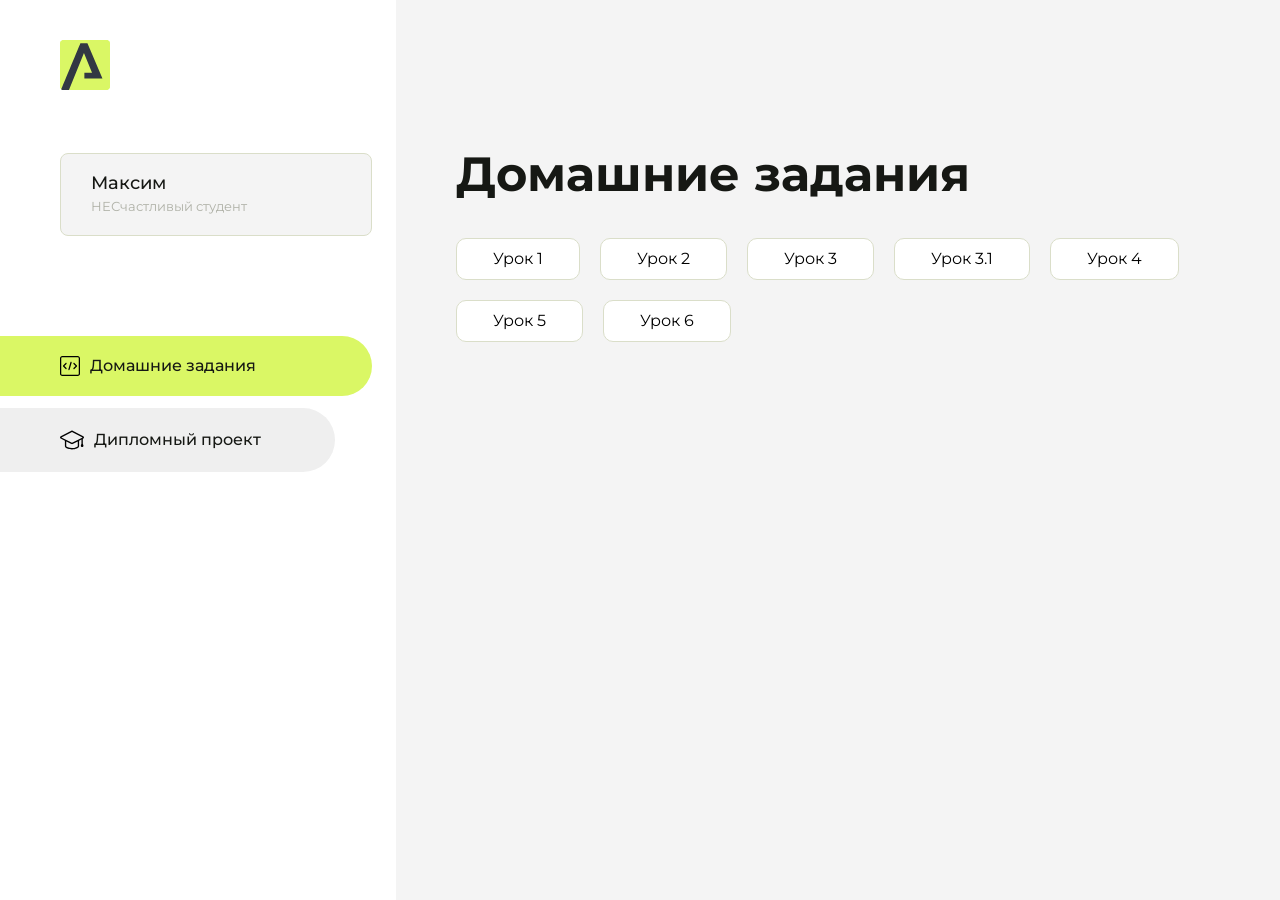
<file: index.html>
<!DOCTYPE html>
<html lang="en">
<head>
    <meta charset="UTF-8">
    <meta name="viewport" content="width=device-width, initial-scale=1.0">
    <title>Домашняя работа</title>
    <link rel="shortcut icon" href="src/logo.ico" type="image/x-icon">
    <link rel="preconnect" href="https://fonts.googleapis.com">
    <link rel="preconnect" href="https://fonts.gstatic.com" crossorigin>
    <link href="https://fonts.googleapis.com/css2?family=Montserrat:wght@400;500;700&family=Rubik:wght@500&display=swap"
          rel="stylesheet">
    <link rel="stylesheet" href="src/style.css">
</head>
<body id="body">
<div class="overlay" id="overlay"></div>
<div class="layout">
    <div class="burger" id="burger">
        <svg viewBox="0 0 24 24" fill="none" xmlns="http://www.w3.org/2000/svg">
            <g id="SVGRepo_bgCarrier" stroke-width="0"></g>
            <g id="SVGRepo_tracerCarrier" stroke-linecap="round" stroke-linejoin="round"></g>
            <g id="SVGRepo_iconCarrier">
                <path d="M4 18L20 18" stroke="#DAF765" stroke-width="2" stroke-linecap="round"></path>
                <path d="M4 12L20 12" stroke="#DAF765" stroke-width="2" stroke-linecap="round"></path>
                <path d="M4 6L20 6" stroke="#DAF765" stroke-width="2" stroke-linecap="round"></path>
            </g>
        </svg>
    </div>
    <aside class="sidebar" id="sidebar">
        <div class="sidebar__inner">
            <div class="logo">
                <svg width="50" height="50" viewBox="0 0 50 50" fill="none" xmlns="http://www.w3.org/2000/svg">
                    <g clip-path="url(#clip0_513_74730)">
                        <path d="M46.17 -0.257004H3.83C1.57281 -0.257004 -0.257 1.57281 -0.257 3.83V46.17C-0.257 48.4272 1.57281 50.257 3.83 50.257H46.17C48.4272 50.257 50.257 48.4272 50.257 46.17V3.83C50.257 1.57281 48.4272 -0.257004 46.17 -0.257004Z"
                              fill="#DAF765"/>
                        <path d="M24.375 38.4H42.461L27.441 3.1585H20.4355C20.4355 3.1585 6.7895 35.881 1.1945 49.294C2.015 50.0275 3.0945 50.257 3.6945 50.257H8.8445L23.954 13.07L32.0465 32.8285H24.375V38.4Z"
                              fill="#323843"/>
                    </g>
                    <defs>
                        <clipPath id="clip0_513_74730">
                            <rect width="50" height="50" fill="white"/>
                        </clipPath>
                    </defs>
                </svg>
            </div>
            <div class="sidebar__user">
                <div class="sidebar__name">Максим</div>
                <div class="sidebar__text">НЕСчастливый студент</div>
            </div>
            <div class="sidebar__tabs">
                <div class="sidebar__item">
                    <button class="sidebar__button active" id="tasks">
                        <svg xmlns="http://www.w3.org/2000/svg" width="20" height="20" viewBox="0 0 20 20" fill="none">
                            <g clip-path="url(#clip0_704_74543)">
                                <path d="M17.7083 20H2.29167C1.0275 20 0 18.9725 0 17.7083V2.29167C0 1.0275 1.0275 0 2.29167 0H17.7083C18.9725 0 20 1.0275 20 2.29167V17.7083C20 18.9725 18.9725 20 17.7083 20ZM2.29167 1.25C1.7175 1.25 1.25 1.7175 1.25 2.29167V17.7083C1.25 18.2825 1.7175 18.75 2.29167 18.75H17.7083C18.2825 18.75 18.75 18.2825 18.75 17.7083V2.29167C18.75 1.7175 18.2825 1.25 17.7083 1.25H2.29167Z"
                                      fill="black"/>
                                <path d="M6.04167 13.125C5.88167 13.125 5.72167 13.0642 5.6 12.9417L3.1 10.4417C2.85583 10.1975 2.85583 9.80167 3.1 9.5575L5.6 7.0575C5.84417 6.81333 6.24 6.81333 6.48417 7.0575C6.72833 7.30167 6.72833 7.6975 6.48417 7.94167L4.42583 10L6.48417 12.0583C6.72833 12.3025 6.72833 12.6983 6.48417 12.9425C6.36167 13.0642 6.20167 13.125 6.04167 13.125Z"
                                      fill="black"/>
                                <path d="M8.95833 14.1667C8.9 14.1667 8.84 14.1583 8.78167 14.1417C8.45083 14.0442 8.26083 13.6967 8.35833 13.3658L10.4417 6.28251C10.5392 5.95084 10.8892 5.76417 11.2175 5.85917C11.5483 5.95667 11.7383 6.30417 11.6408 6.63501L9.5575 13.7183C9.47833 13.9908 9.22833 14.1667 8.95833 14.1667Z"
                                      fill="black"/>
                                <path d="M13.9583 13.125C13.7983 13.125 13.6383 13.0642 13.5167 12.9417C13.2725 12.6975 13.2725 12.3017 13.5167 12.0575L15.575 9.99916L13.5167 7.94083C13.2725 7.69666 13.2725 7.30083 13.5167 7.05666C13.7608 6.81249 14.1567 6.81249 14.4008 7.05666L16.9008 9.55666C17.145 9.80083 17.145 10.1967 16.9008 10.4408L14.4008 12.9408C14.2783 13.0642 14.1183 13.125 13.9583 13.125Z"
                                      fill="black"/>
                            </g>
                            <defs>
                                <clipPath id="clip0_704_74543">
                                    <rect width="20" height="20" fill="white"/>
                                </clipPath>
                            </defs>
                        </svg>
                        <span>Домашние задания</span></button>
                </div>
                <div class="sidebar__item">
                    <button class="sidebar__button" id="diplom">
                        <svg xmlns="http://www.w3.org/2000/svg" width="24" height="24" viewBox="0 0 24 24" fill="none">
                            <g clip-path="url(#clip0_704_74553)">
                                <path d="M23.2628 10.5971C23.7176 10.365 24 9.90375 24 9.39337C24 8.883 23.7176 8.42175 23.2628 8.18962L12.6135 2.75362C12.2291 2.55824 11.7705 2.55787 11.3854 2.75399L0.736875 8.19C0.282375 8.42175 0 8.883 0 9.39337C0 9.90375 0.282375 10.365 0.736875 10.5971L4.89038 12.7177V18.2074C4.89038 19.8154 8.412 21.393 12 21.393C15.5884 21.393 19.1096 19.815 19.1096 18.2074V12.7174L21.4609 11.517V15.8017L20.901 17.2305C20.7409 17.6389 20.7934 18.0994 21.0405 18.4616C21.2876 18.8246 21.6979 19.041 22.1366 19.041C22.5754 19.041 22.9852 18.8246 23.2324 18.462C23.4795 18.099 23.532 17.6385 23.3719 17.2301L22.8124 15.8021V10.827L23.2628 10.5971ZM17.7623 18.1721C17.6198 18.6375 15.3491 20.0419 12 20.0419C8.65088 20.0419 6.38025 18.6375 6.2415 18.2074V12.3037L6.23887 12.3019C6.23812 12.057 6.1065 11.8207 5.87325 11.7019L1.3515 9.39337L12 3.95737L22.6489 9.39337L12 14.8294L5.87325 11.7019C5.54063 11.5331 4.6695 11.6674 4.5 12C4.33012 12.3322 4.55813 12.5479 4.89038 12.7177L11.3857 16.0331C11.5781 16.1314 11.7889 16.1805 12 16.1805C12.2107 16.1805 12.4222 16.1314 12.6146 16.0331L17.7593 13.407L17.7623 18.1721Z"
                                      fill="black"/>
                            </g>
                            <defs>
                                <clipPath id="clip0_704_74553">
                                    <rect width="24" height="24" fill="white"/>
                                </clipPath>
                            </defs>
                        </svg>
                        <span>Дипломный проект</span></button>
                </div>
            </div>
        </div>

    </aside>
    <div class="content">
        <div class="container">
            <div class="content__block" id="tasksBlock">
                <div class="content__title">Домашние задания</div>
                <ul class="content__list">
                    <li class="content__list-item">
                        <a href="fit-studio 4/index.html">Урок 1</a>
                    </li>
                    <li class="content__list-item">
                        <a href="fit-studio5/index.html">Урок 2</a>
                    </li>
                    <li class="content__list-item">
                        <a href="fit-studio6/index.html">Урок 3</a>
                    </li>
                    <li class="content__list-item">
                        <a href="fit-studio6/article.html">Урок 3.1</a>
                    </li>
                    <li class="content__list-item">
                        <a href="Пр5/index.html">Урок 4</a>
                    </li>
                    <li class="content__list-item">
                        <a href="Пр6/index.html">Урок 5</a>
                    </li>
                    <li class="content__list-item">
                        <a href="nike/index.html">Урок 6</a>
                    </li>
                </ul>
            </div>
            <div class="content__block hidden" id="diplomBlock">
                <div class="content__title">Дипломный проект</div>
                <div class="content__list-diplom">
                    <a href="ПАПКА-С-НОМЕРОМ-УРОКА">Ссылка на ДЗ</a>
                </div>
                <div class="content__decor">
                    <div class="content__decor-text">Давай проверим, чему ты научился!</div>
                    <div class="content__decor-img">
                        <img src="src/decor.png" alt="decor">
                    </div>
                </div>
            </div>
        </div>
    </div>
</div>
<script src="src/index.js"></script>
</body>
</html>
</file>
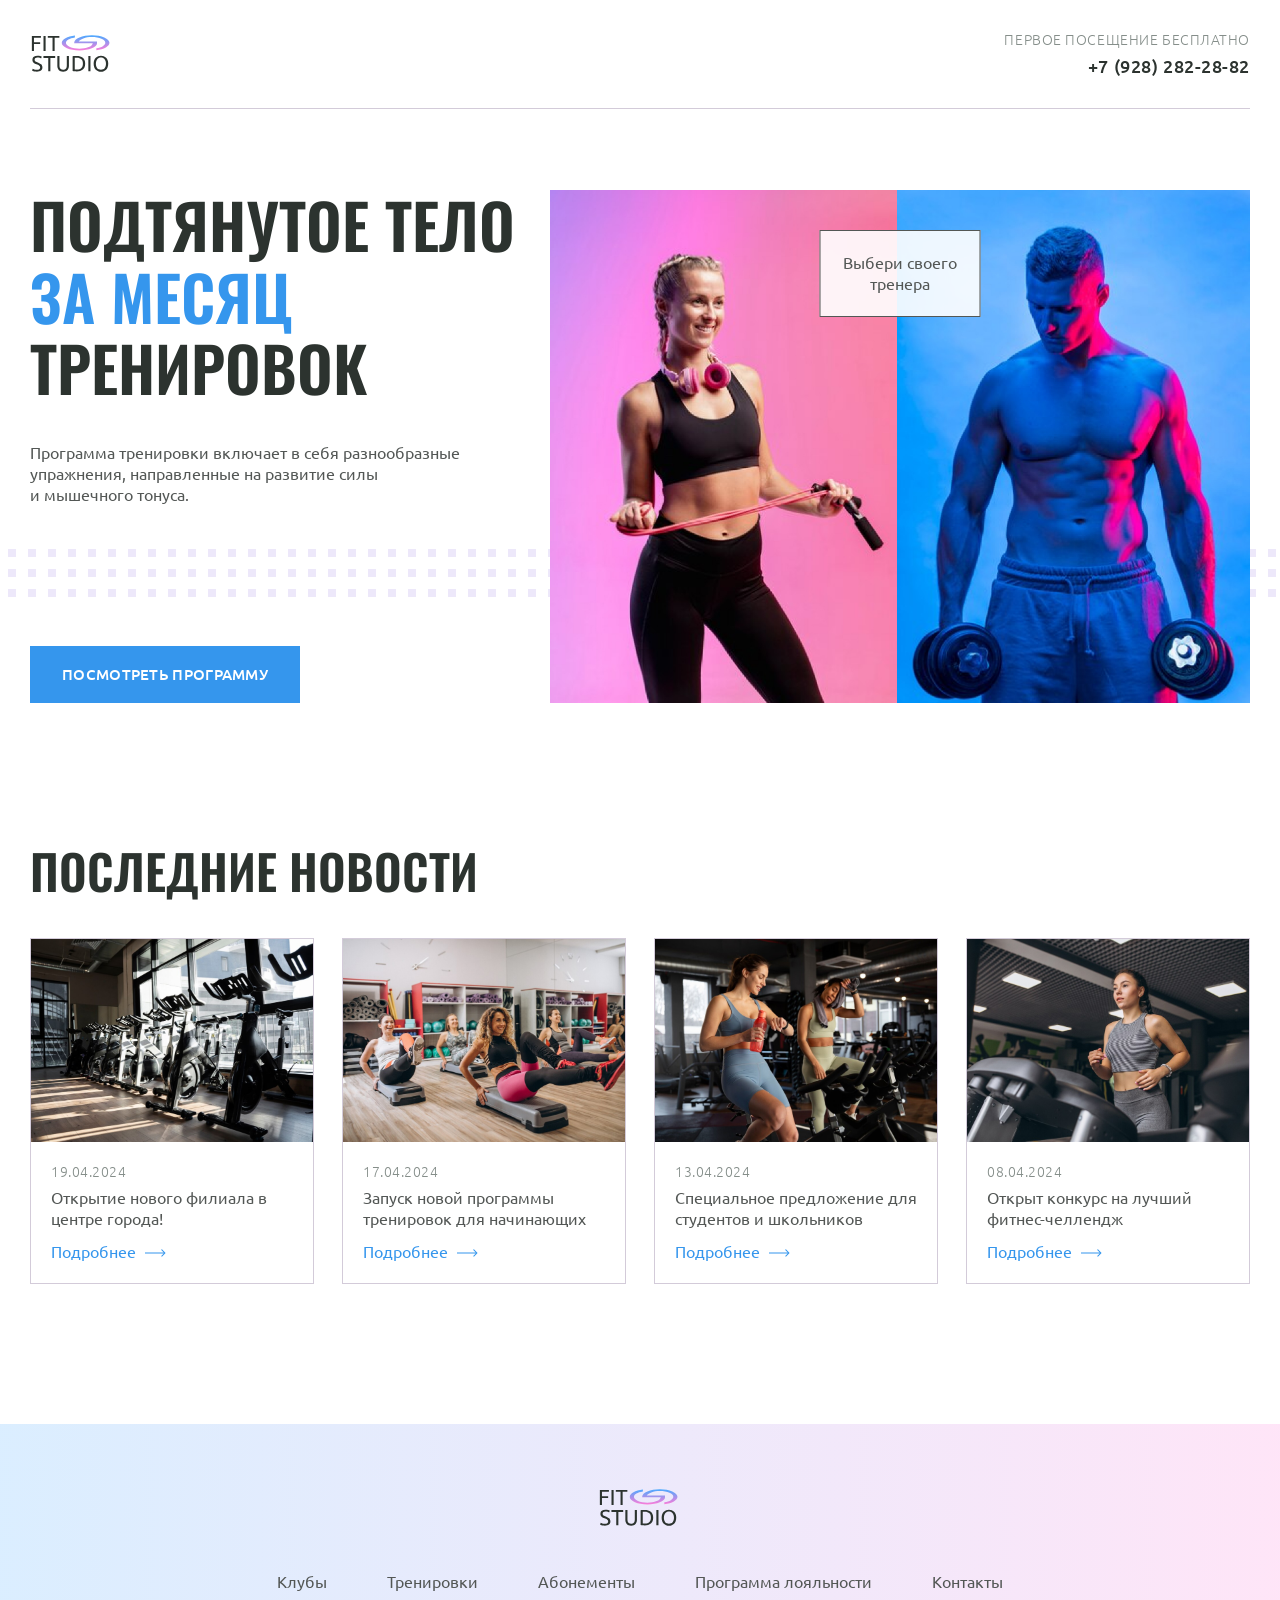
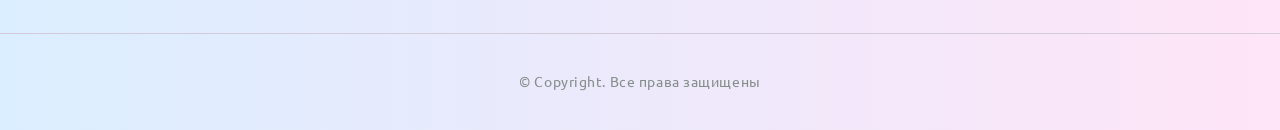
<file: fit-studio 4/index.html>
<!DOCTYPE html>
<html lang="ru">
	<head>
		<meta charset="UTF-8" />
		<meta name="viewport" content="width=device-width, initial-scale=1.0" />
		<title>Fit Studio - Главная</title>
		<link rel="stylesheet" href="./css/normalize.css" />
		<link rel="stylesheet" href="./css/fonts.css" />
		<link rel="stylesheet" href="./css/globals.css" />
		<link rel="stylesheet" href="./css/header.css" />
		<link rel="stylesheet" href="./css/index.css" />
		<link rel="stylesheet" href="./css/footer.css" />
		<link
			rel="icon"
			type="image/svg+xml"
			sizes="128x128"
			href="./images/favicon-icon.svg"
		/>
	</head>
	<body>
		<header class="header">
			<div class="container">
				<div class="header-inner">
					<a href="/">
						<img
							src="./images/logo-icon.svg"
							width="84"
							height="45"
							alt="Логотип Fit Studio"
						/>
					</a>
					<div class="phone text-sub">
						<p>Первое посещение бесплатно</p>
						<a href="tel:+79282822882">+7 (928) 282-28-82</a>
					</div>
				</div>
			</div>
		</header>
		<section class="hero section">
			<div class="container hero-container">
				<div class="hero-info">
					<h1>Подтянутое тело <strong>за месяц</strong> тренировок</h1>
					<p class="text">
						Программа тренировки включает в себя разнообразные упражнения,
						направленные на развитие силы и мышечного тонуса.
					</p>
					<a class="button" href="#"> Посмотреть программу </a>
				</div>
				<div class="hero-images">
					<p class="hero-choose text">Выбери своего тренера</p>
					<img
						src="./images/sporty-woman-img.jpg"
						width="347"
						height="513"
						alt="Спортивная девушка держит в руках скакалку"
					/>
					<img
						src="./images/sporty-man-img.jpg"
						width="353"
						height="513"
						alt="Спортивный мужчина держит в руках гантели"
					/>
				</div>
			</div>
		</section>
		<section class="news section">
			<div class="container">
				<h2 class="title-large">Последние новости</h2>
				<div class="news-container">
					<article class="news-article">
						<header>
							<img
								src="./images/news/news-1-img.jpg"
								width="284"
								height="203"
								alt="Велотренажеры в спортивном зале"
							/>
							<div class="news-info">
								<time class="news-date text-sub" datetime="2024.04.19">
									19.04.2024
								</time>
								<h3 class="text">Открытие нового филиала в центре города!</h3>
							</div>
						</header>
						<footer>
							<a class="news-link" href="article.html">Подробнее</a>
						</footer>
					</article>
					<article class="news-article">
						<header>
							<img
								src="./images/news/news-2-img.jpg"
								width="284"
								height="203"
								alt="Группа женщин занимается спортом"
							/>
							<div class="news-info">
								<time class="news-date text-sub" datetime="2024.04.17">
									17.04.2024
								</time>
								<h3 class="text">
									Запуск новой программы тренировок для начинающих
								</h3>
							</div>
						</header>
						<footer>
							<a class="news-link" href="article.html">Подробнее</a>
						</footer>
					</article>
					<article class="news-article">
						<header>
							<img
								src="./images/news/news-3-img.jpg"
								width="284"
								height="203"
								alt="Две девушки занимаются на велотренажерах"
							/>
							<div class="news-info">
								<time class="news-date text-sub" datetime="2024.04.13">
									13.04.2024
								</time>
								<h3 class="text">
									Специальное предложение для студентов и школьников
								</h3>
							</div>
						</header>
						<footer>
							<a class="news-link" href="article.html">Подробнее</a>
						</footer>
					</article>
					<article class="news-article">
						<header>
							<img
								src="./images/news/news-4-img.jpg"
								width="284"
								height="203"
								alt="Девушка на беговой дорожке"
							/>
							<div class="news-info">
								<time class="news-date text-sub" datetime="2024.04.08">
									08.04.2024
								</time>
								<h3 class="text">Открыт конкурс на лучший фитнес-челлендж</h3>
							</div>
						</header>
						<footer>
							<a class="news-link" href="article.html">Подробнее</a>
						</footer>
					</article>
				</div>
			</div>
		</section>
		<footer class="footer">
			<div class="footer-top">
				<div class="container">
					<a class="footer-logo" href="/">
						<img
							src="./images/logo-icon.svg"
							width="84"
							height="45"
							alt="Логотип Fit Studio"
						/>
					</a>
					<nav class="menu">
						<ul>
							<li><a href="#">Клубы</a></li>
							<li><a href="#">Тренировки</a></li>
							<li><a href="#">Абонементы</a></li>
							<li><a href="#">Программа лояльности</a></li>
							<li><a href="#">Контакты</a></li>
						</ul>
					</nav>
				</div>
			</div>
			<div class="container">
				<p class="copyright">&copy; Copyright. Все права защищены</p>
			</div>
		</footer>
	</body>
</html>
</file>
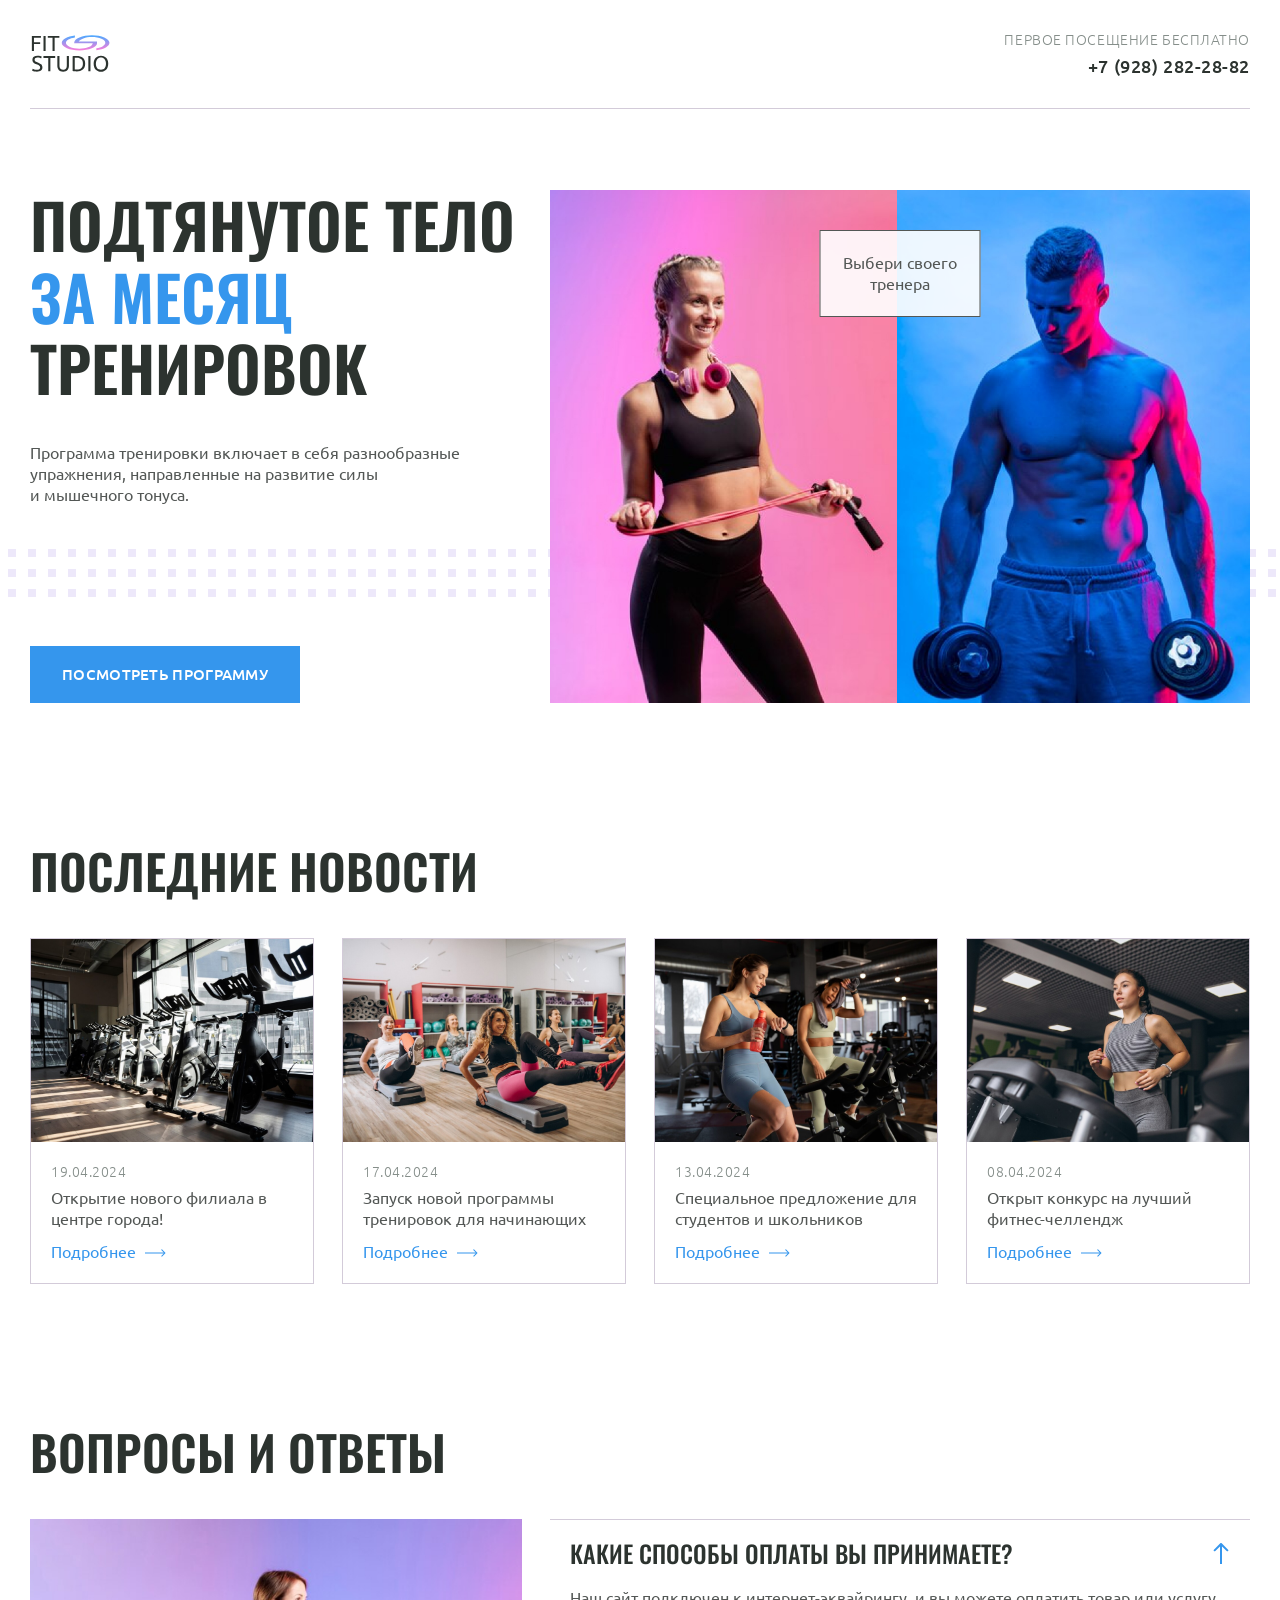
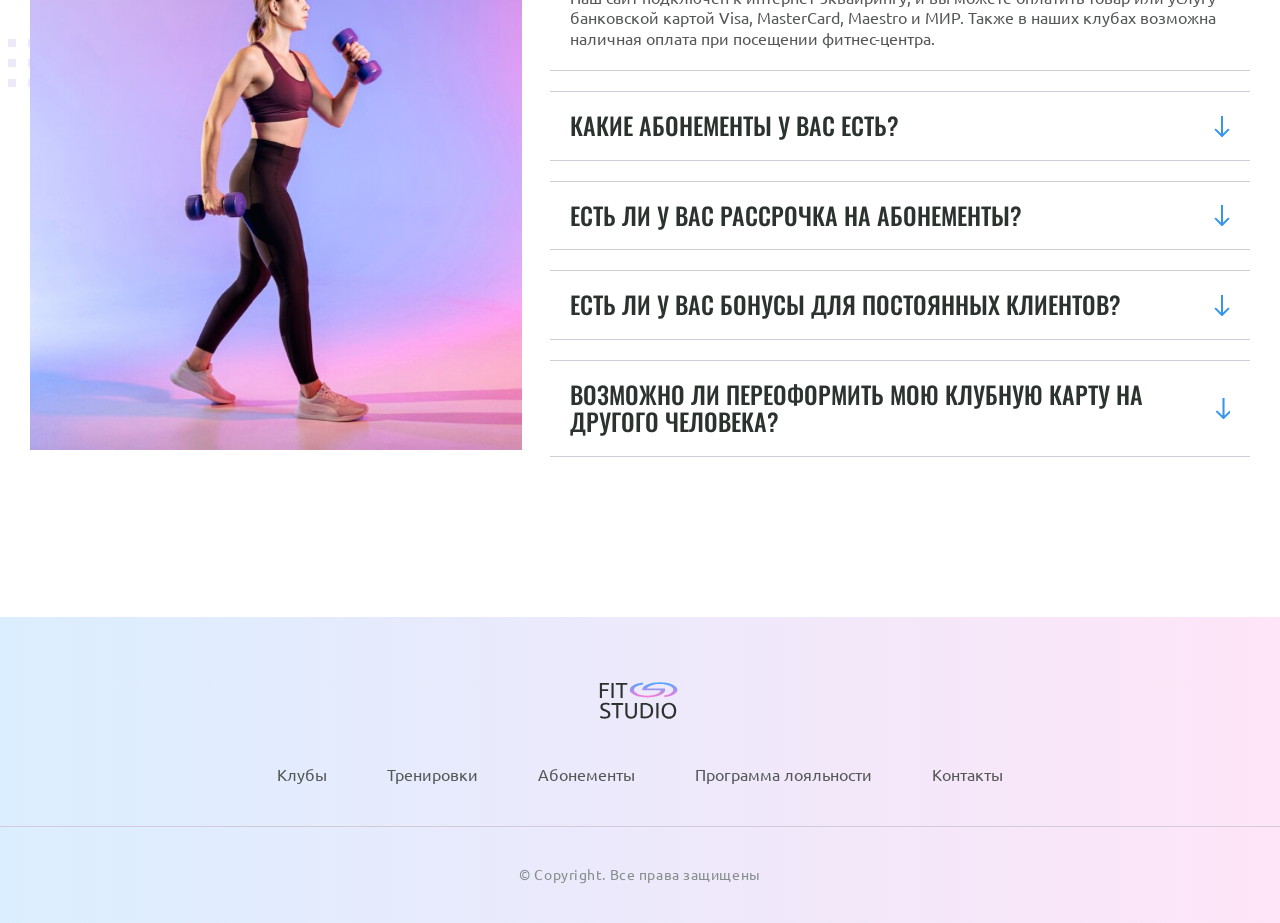
<file: fit-studio5/index.html>
<!DOCTYPE html>
<html lang="ru">
	<head>
		<meta charset="UTF-8" />
		<meta name="viewport" content="width=device-width, initial-scale=1.0" />
		<title>Fit Studio - Главная</title>
		<link rel="stylesheet" href="./css/normalize.css" />
		<link rel="stylesheet" href="./css/fonts.css" />
		<link rel="stylesheet" href="./css/globals.css" />
		<link rel="stylesheet" href="./css/header.css" />
		<link rel="stylesheet" href="./css/index.css" />
		<link rel="stylesheet" href="./css/footer.css" />
		<link
			rel="icon"
			type="image/svg+xml"
			sizes="128x128"
			href="./images/favicon-icon.svg"
		/>
	</head>
	<body>
		<header class="header">
			<div class="container">
				<div class="header-inner">
					<a href="/">
						<img
							src="./images/logo-icon.svg"
							width="84"
							height="45"
							alt="Логотип Fit Studio"
						/>
					</a>
					<div class="phone text-sub">
						<p>Первое посещение бесплатно</p>
						<a href="tel:+79282822882">+7 (928) 282-28-82</a>
					</div>
				</div>
			</div>
		</header>
		<section class="hero section">
			<div class="container hero-container">
				<div class="hero-info">
					<h1>Подтянутое тело <strong>за месяц</strong> тренировок</h1>
					<p class="text">
						Программа тренировки включает в себя разнообразные упражнения,
						направленные на развитие силы и мышечного тонуса.
					</p>
					<a class="button" href="#">Посмотреть программу</a>
				</div>
				<div class="hero-images">
					<p class="hero-choose text">Выбери своего тренера</p>
					<img
						src="./images/sporty-woman-img.jpg"
						width="347"
						height="513"
						alt="Спортивная девушка держит в руках скакалку"
					/>
					<img
						src="./images/sporty-man-img.jpg"
						width="353"
						height="513"
						alt="Спортивный мужчина держит в руках гантели"
					/>
				</div>
			</div>
		</section>
		<section class="news section">
			<div class="container">
				<h2 class="title-large">Последние новости</h2>
				<div class="news-container">
					<article class="news-article">
						<header>
							<img
								src="./images/news/news-1-img.jpg"
								width="284"
								height="203"
								alt="Велотренажеры в спортивном зале"
							/>
							<div class="news-info">
								<time class="news-date text-sub" datetime="2024-04-19">
									19.04.2024
								</time>
								<h3 class="text">Открытие нового филиала в центре города!</h3>
							</div>
						</header>
						<footer>
							<a class="news-link" href="article.html">Подробнее</a>
						</footer>
					</article>
					<article class="news-article">
						<header>
							<img
								src="./images/news/news-2-img.jpg"
								width="284"
								height="203"
								alt="Группа женщин занимается спортом"
							/>
							<div class="news-info">
								<time class="news-date text-sub" datetime="2024-04-17">
									17.04.2024
								</time>
								<h3 class="text">
									Запуск новой программы тренировок для начинающих
								</h3>
							</div>
						</header>
						<footer>
							<a class="news-link" href="article.html">Подробнее</a>
						</footer>
					</article>
					<article class="news-article">
						<header>
							<img
								src="./images/news/news-3-img.jpg"
								width="284"
								height="203"
								alt="Две девушки занимаются на велотренажерах"
							/>
							<div class="news-info">
								<time class="news-date text-sub" datetime="2024-04-13">
									13.04.2024
								</time>
								<h3 class="text">
									Специальное предложение для студентов и школьников
								</h3>
							</div>
						</header>
						<footer>
							<a class="news-link" href="article.html">Подробнее</a>
						</footer>
					</article>
					<article class="news-article">
						<header>
							<img
								src="./images/news/news-4-img.jpg"
								width="284"
								height="203"
								alt="Девушка на беговой дорожке"
							/>
							<div class="news-info">
								<time class="news-date text-sub" datetime="2024-04-08">
									08.04.2024
								</time>
								<h3 class="text">Открыт конкурс на лучший фитнес-челлендж</h3>
							</div>
						</header>
						<footer>
							<a class="news-link" href="article.html">Подробнее</a>
						</footer>
					</article>
				</div>
			</div>
		</section>
		<section class="faq section">
			<div class="container">
				<h2 class="title-large">Вопросы и ответы</h2>
				<div class="faq-container">
					<img
						src="./images/sporty-woman-2-img.jpg"
						width="492"
						height="531"
						alt="Спортивная девушка с гантелями"
					/>
					<div>
						<details name="faq" open>
							<summary class="title-medium">
								Какие способы оплаты вы принимаете?
							</summary>
							<p class="text">
								Наш сайт подключен к интернет-эквайрингу, и вы можете оплатить
								товар или услугу банковской картой Visa, MasterCard, Maestro и
								МИР. Также в наших клубах возможна наличная оплата при посещении
								фитнес-центра.
							</p>
						</details>
						<details name="faq">
							<summary class="title-medium">
								Какие абонементы у вас есть?
							</summary>
							<p class="text">
								Наш сайт подключен к интернет-эквайрингу, и вы можете оплатить
								товар или услугу банковской картой Visa, MasterCard, Maestro и
								МИР. Также в наших клубах возможна наличная оплата при посещении
								фитнес-центра.
							</p>
						</details>
						<details name="faq">
							<summary class="title-medium">
								Есть ли у вас рассрочка на абонементы?
							</summary>
							<p class="text">
								Наш сайт подключен к интернет-эквайрингу, и вы можете оплатить
								товар или услугу банковской картой Visa, MasterCard, Maestro и
								МИР. Также в наших клубах возможна наличная оплата при посещении
								фитнес-центра.
							</p>
						</details>
						<details name="faq">
							<summary class="title-medium">
								Есть ли у вас бонусы для постоянных клиентов?
							</summary>
							<p class="text">
								Наш сайт подключен к интернет-эквайрингу, и вы можете оплатить
								товар или услугу банковской картой Visa, MasterCard, Maestro и
								МИР. Также в наших клубах возможна наличная оплата при посещении
								фитнес-центра.
							</p>
						</details>
						<details name="faq">
							<summary class="title-medium">
								Возможно ли переоформить мою клубную карту на другого человека?
							</summary>
							<p class="text">
								Наш сайт подключен к интернет-эквайрингу, и вы можете оплатить
								товар или услугу банковской картой Visa, MasterCard, Maestro и
								МИР. Также в наших клубах возможна наличная оплата при
								посещенииß фитнес-центра.
							</p>
						</details>
					</div>
				</div>
			</div>
		</section>
		<footer class="footer">
			<div class="footer-top">
				<div class="container">
					<a class="footer-logo" href="/">
						<img
							src="./images/logo-icon.svg"
							width="84"
							height="45"
							alt="Логотип Fit Studio"
						/>
					</a>
					<nav class="menu">
						<ul>
							<li><a href="#">Клубы</a></li>
							<li><a href="#">Тренировки</a></li>
							<li><a href="#">Абонементы</a></li>
							<li><a href="#">Программа лояльности</a></li>
							<li><a href="#">Контакты</a></li>
						</ul>
					</nav>
				</div>
			</div>
			<div class="container">
				<p class="copyright">&copy; Copyright. Все права защищены</p>
			</div>
		</footer>
	</body>
</html>
</file>
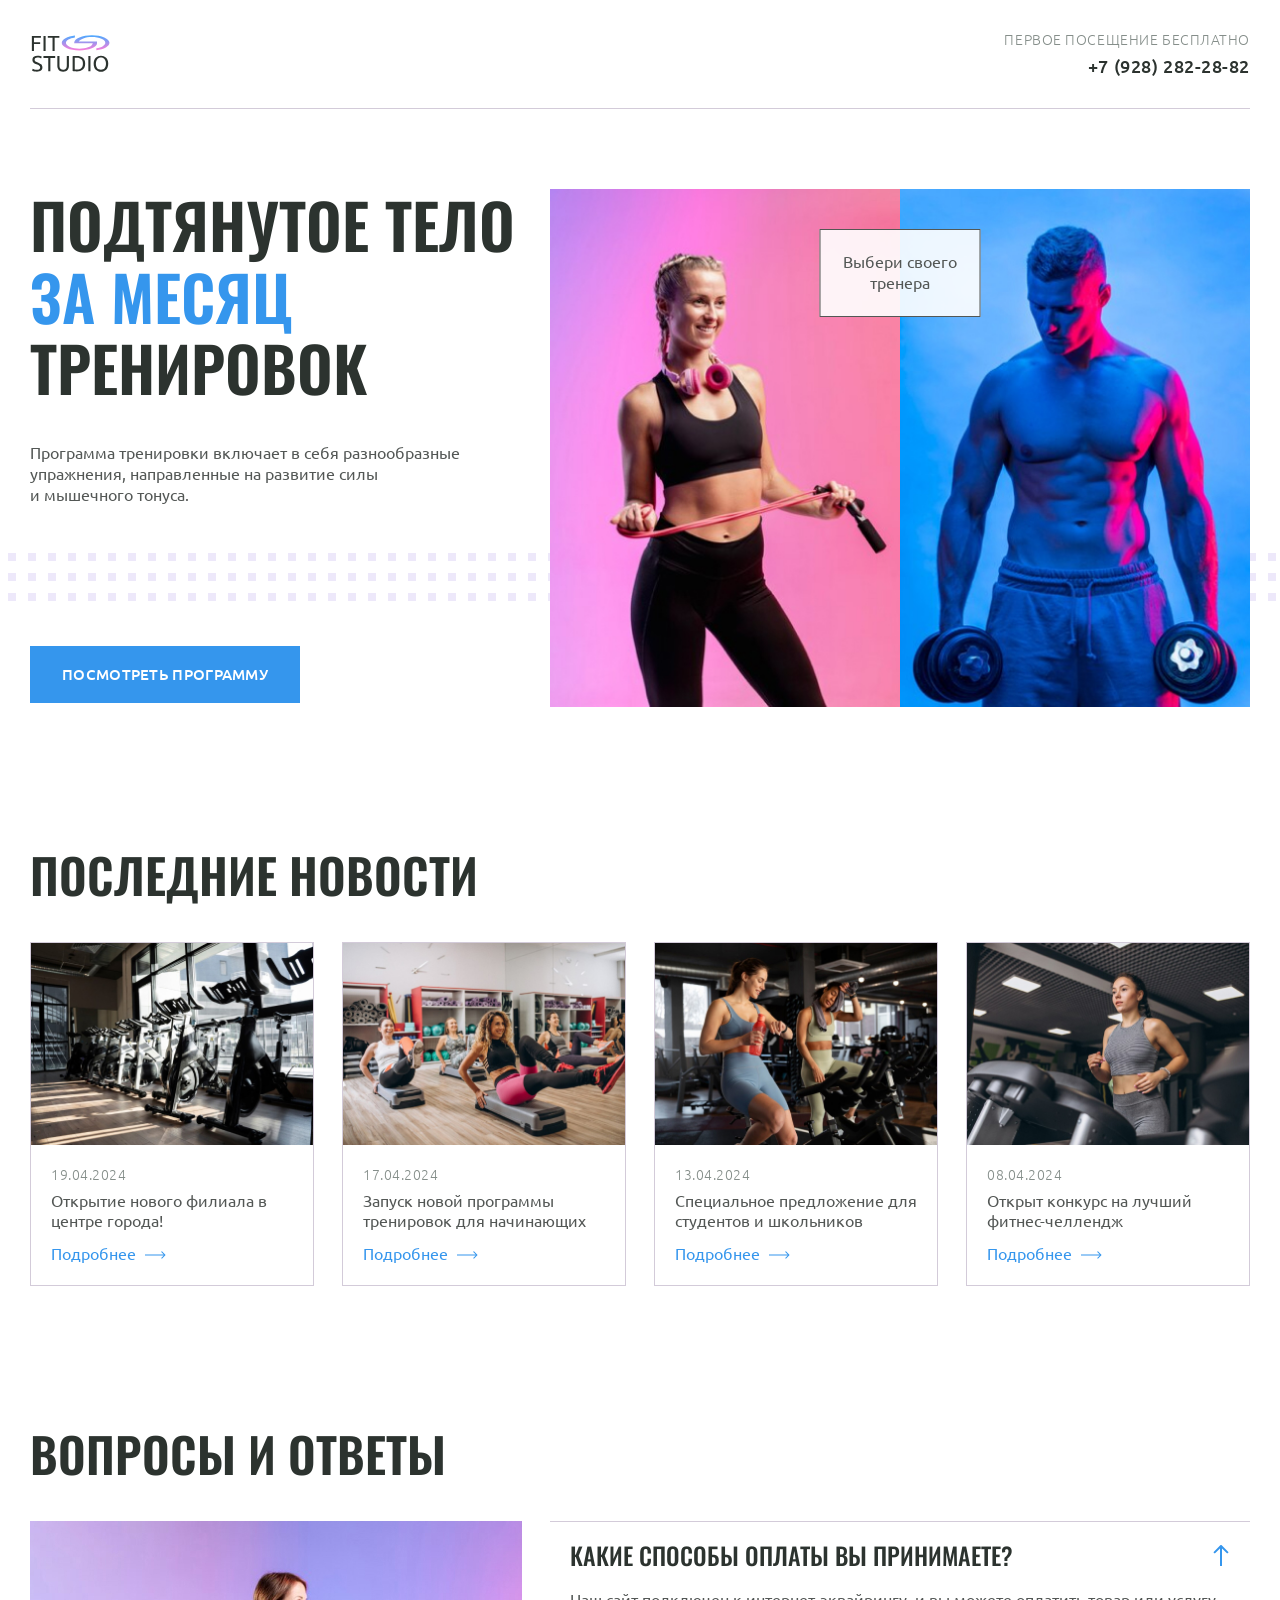
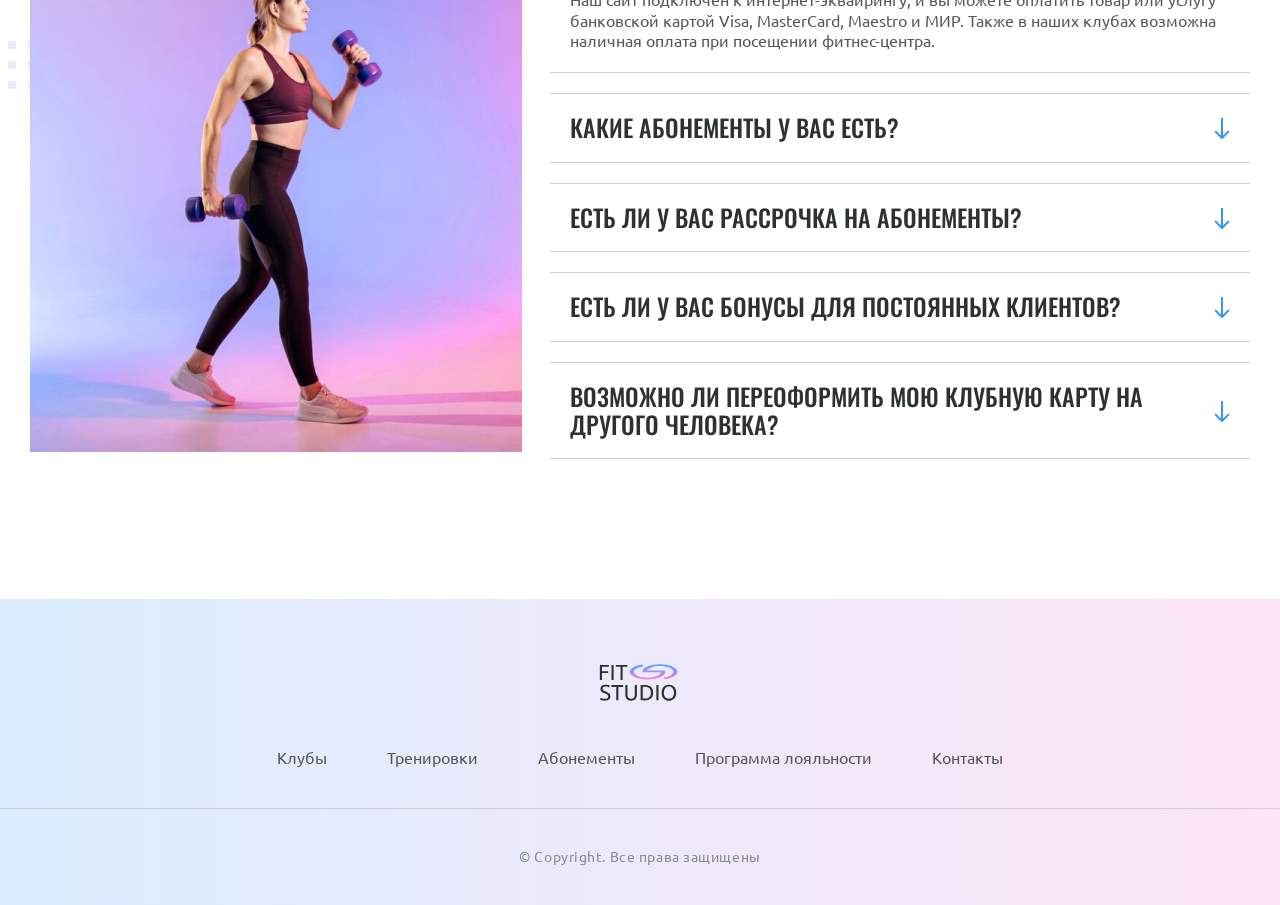
<file: fit-studio6/index.html>
<!DOCTYPE html>
<html lang="ru" class="home-page">
  <head>
    <meta charset="UTF-8" />
    <meta name="viewport" content="width=device-width, initial-scale=1.0" />
    <title>Fit Studio - Главная</title>
    <link rel="stylesheet" href="./css/normalize.css" />
    <link rel="stylesheet" href="./css/fonts.css" />
    <link rel="stylesheet" href="./css/globals.css" />
    <link rel="stylesheet" href="./css/header.css" />
    <link rel="stylesheet" href="./css/index.css" />
    <link rel="stylesheet" href="./css/footer.css" />
    <link
      rel="icon"
      type="image/svg+xml"
      sizes="128x128"
      href="./images/favicon-icon.svg"
    />
  </head>
  <body>
    <header class="header">
      <div class="container">
        <div class="header-inner">
          <a href="/">
            <img
              src="./images/logo-icon.svg"
              width="84"
              height="45"
              alt="Логотип Fit Studio"
            />
          </a>
          <div class="phone text-sub">
            <p>Первое посещение бесплатно</p>
            <a href="tel:+79282822882">+7 (928) 282-28-82</a>
          </div>
        </div>
      </div>
    </header>
    <section class="hero section decor">
      <div class="container hero-container">
        <div class="hero-info">
          <h1>Подтянутое тело <strong>за месяц</strong> тренировок</h1>
          <p class="text">
            Программа тренировки включает в себя разнообразные упражнения,
            направленные на развитие силы и мышечного тонуса.
          </p>
          <a class="button" href="#">Посмотреть программу</a>
        </div>
        <div class="hero-images">
          <p class="hero-choose text">Выбери своего тренера</p>
          <img
            src="./images/sporty-woman-img.jpg"
            width="347"
            height="513"
            alt="Спортивная девушка держит в руках скакалку"
          />
          <img
            src="./images/sporty-man-img.jpg"
            width="353"
            height="513"
            alt="Спортивный мужчина держит в руках гантели"
          />
        </div>
      </div>
    </section>
    <section class="news section">
      <div class="container">
        <h2 class="title-large">Последние новости</h2>
        <div class="news-container">
          <article class="news-article">
            <header>
              <img
                src="./images/news/news-1-img.jpg"
                width="284"
                height="203"
                alt="Велодорожки в спортивном зале"
              />
              <div class="news-info">
                <time class="news-date text-sub" datetime="2024-04-19">
                  19.04.2024
                </time>
                <h3 class="text">Открытие нового филиала в центре города!</h3>
              </div>
            </header>
            <footer>
              <a class="news-link" href="article.html">Подробнее</a>
            </footer>
          </article>
          <article class="news-article">
            <header>
              <img
                src="./images/news/news-2-img.jpg"
                width="284"
                height="203"
                alt="Группа женщин занимается спортом"
              />
              <div class="news-info">
                <time class="news-date text-sub" datetime="2024-04-17">
                  17.04.2024
                </time>
                <h3 class="text">
                  Запуск новой программы тренировок для начинающих
                </h3>
              </div>
            </header>
            <footer>
              <a class="news-link" href="article.html">Подробнее</a>
            </footer>
          </article>
          <article class="news-article">
            <header>
              <img
                src="./images/news/news-3-img.jpg"
                width="284"
                height="203"
                alt="Две девушки занимаются на велотренажерах"
              />
              <div class="news-info">
                <time class="news-date text-sub" datetime="2024-04-13">
                  13.04.2024
                </time>
                <h3 class="text">
                  Специальное предложение для студентов и школьников
                </h3>
              </div>
            </header>
            <footer>
              <a class="news-link" href="article.html">Подробнее</a>
            </footer>
          </article>
          <article class="news-article">
            <header>
              <img
                src="./images/news/news-4-img.jpg"
                width="284"
                height="203"
                alt="Девушка на беговой дорожке"
              />
              <div class="news-info">
                <time class="news-date text-sub" datetime="2024-04-08">
                  08.04.2024
                </time>
                <h3 class="text">Открыт конкурс на лучший фитнес-челлендж</h3>
              </div>
            </header>
            <footer>
              <a class="news-link" href="article.html">Подробнее</a>
            </footer>
          </article>
        </div>
      </div>
    </section>
    <section class="faq section decor">
      <div class="container">
        <h2 class="title-large">Вопросы и ответы</h2>
        <div class="faq-container">
          <img
            src="./images/sporty-woman-2-img.jpg"
            width="492"
            height="531"
            alt="Спортивная девушка с гантелями"
          />
          <div>
            <details name="faq" open>
              <summary class="title-medium">
                Какие способы оплаты вы принимаете?
              </summary>
              <p class="text">
                Наш сайт подключен к интернет-эквайрингу, и вы можете оплатить
                товар или услугу банковской картой Visa, MasterCard, Maestro и
                МИР. Также в наших клубах возможна наличная оплата при посещении
                фитнес-центра.
              </p>
            </details>
            <details name="faq">
              <summary class="title-medium">
                Какие абонементы у вас есть?
              </summary>
              <p class="text">
                Наш сайт подключен к интернет-эквайрингу, и вы можете оплатить
                товар или услугу банковской картой Visa, MasterCard, Maestro и
                МИР. Также в наших клубах возможна наличная оплата при посещении
                фитнес-центра.
              </p>
            </details>
            <details name="faq">
              <summary class="title-medium">
                Есть ли у вас рассрочка на абонементы?
              </summary>
              <p class="text">
                Наш сайт подключен к интернет-эквайрингу, и вы можете оплатить
                товар или услугу банковской картой Visa, MasterCard, Maestro и
                МИР. Также в наших клубах возможна наличная оплата при посещении
                фитнес-центра.
              </p>
            </details>
            <details name="faq">
              <summary class="title-medium">
                Есть ли у вас бонусы для постоянных клиентов?
              </summary>
              <p class="text">
                Наш сайт подключен к интернет-эквайрингу, и вы можете оплатить
                товар или услугу банковской картой Visa, MasterCard, Maestro и
                МИР. Также в наших клубах возможна наличная оплата при посещении
                фитнес-центра.
              </p>
            </details>
            <details name="faq">
              <summary class="title-medium">
                Возможно ли переоформить мою клубную карту на другого человека?
              </summary>
              <p class="text">
                Наш сайт подключен к интернет-эквайрингу, и вы можете оплатить
                товар или услугу банковской картой Visa, MasterCard, Maestro и
                МИР. Также в наших клубах возможна наличная оплата при
                посещенииß фитнес-центра.
              </p>
            </details>
          </div>
        </div>
      </div>
    </section>
    <footer class="footer">
      <div class="footer-top">
        <div class="container">
          <a class="footer-logo" href="/">
            <img
              src="./images/logo-icon.svg"
              width="84"
              height="45"
              alt="Логотип Fit Studio"
            />
          </a>
          <nav class="menu">
            <ul>
              <li><a href="#">Клубы</a></li>
              <li><a href="#">Тренировки</a></li>
              <li><a href="#">Абонементы</a></li>
              <li><a href="#">Программа лояльности</a></li>
              <li><a href="#">Контакты</a></li>
            </ul>
          </nav>
        </div>
      </div>
      <div class="container">
        <p class="copyright">&copy; Copyright. Все права защищены</p>
      </div>
    </footer>
  </body>
</html>
</file>
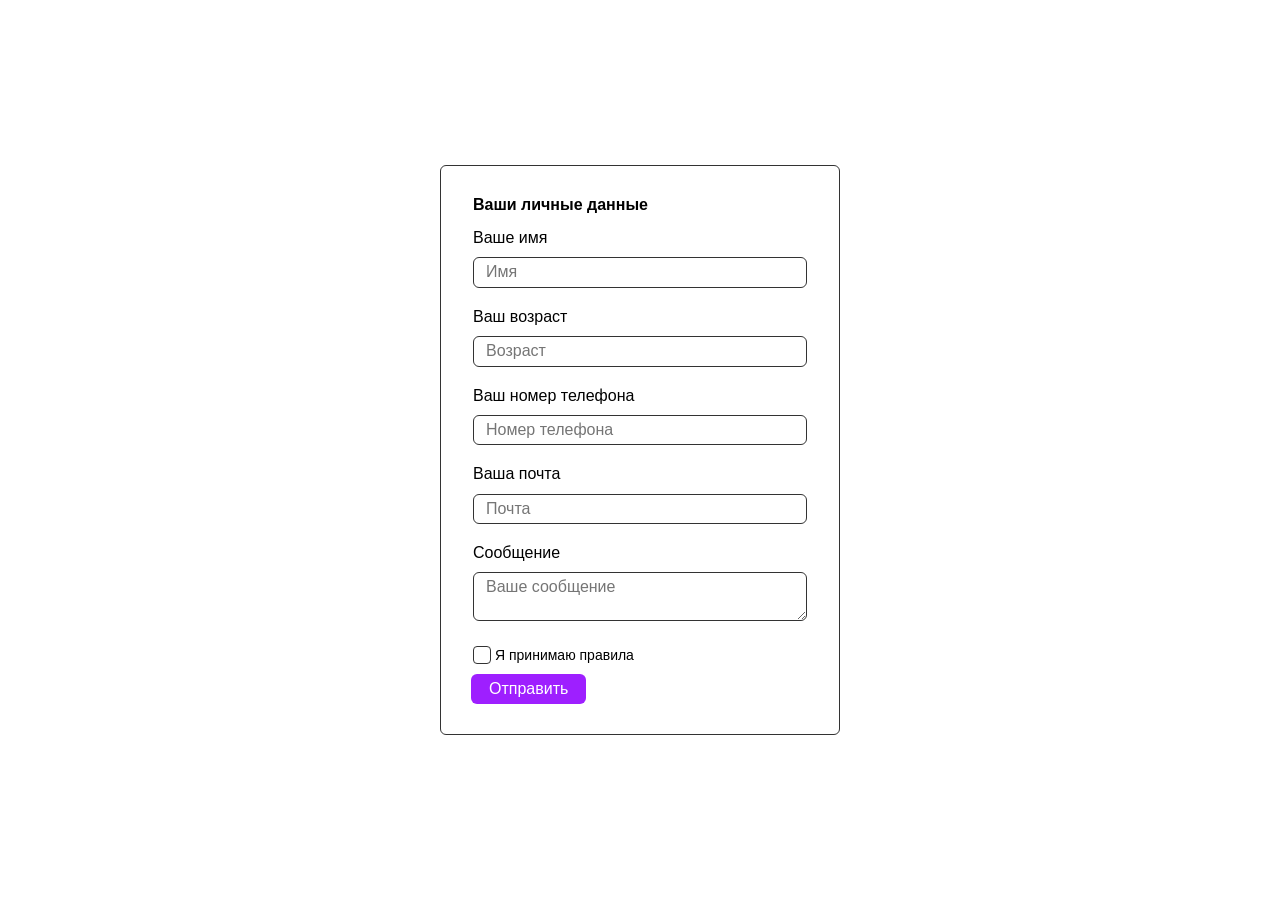
<file: form/index.html>
<!DOCTYPE html>
<html lang="ru">
  <head>
    <meta charset="UTF-8" />
    <meta name="viewport" content="width=device-width, initial-scale=1.0" />
    <title>Стилизация формы</title>
    <link rel="stylesheet" href="./css/normalize.css" />
    <link rel="stylesheet" href="./css/style.css" />
  </head>
  <body>
    <form class="form">
      <fieldset class="form-group">
        <legend class="form-group-title">Ваши личные данные</legend>
        <label for="name" class="label">Ваше имя</label>
        <input
          id="name"
          class="input"
          type="text"
          placeholder="Имя"
          name="name"
          required
        />
        <label for="age" class="label">Ваш возраст</label>
        <input
          id="age"
          class="input"
          type="number"
          placeholder="Возраст"
          name="age"
          required
        />
        <label for="phone" class="label">Ваш номер телефона</label>
        <input
          id="phone"
          class="input"
          type="tel"
          placeholder="Номер телефона"
          name="phone"
          required
        />
        <label for="email" class="label">Ваша почта</label>
        <input
          id="email"
          class="input"
          type="email"
          placeholder="Почта"
          name="email"
          required
        />
      </fieldset>
      <fieldset class="form-group">
        <label for="message" class="label">Сообщение</label>
        <textarea
          id="message"
          class="textarea"
          placeholder="Ваше сообщение"
          name="message"
          required
        ></textarea>
        <label class="label checkbox-label">
          <input class="checkbox" type="checkbox" name="checkbox" required />
          <span class="checkbox-text">Я принимаю правила</span>
        </label>
      </fieldset>
      <button class="button">Отправить</button>
    </form>
  </body>
</html>
</file>
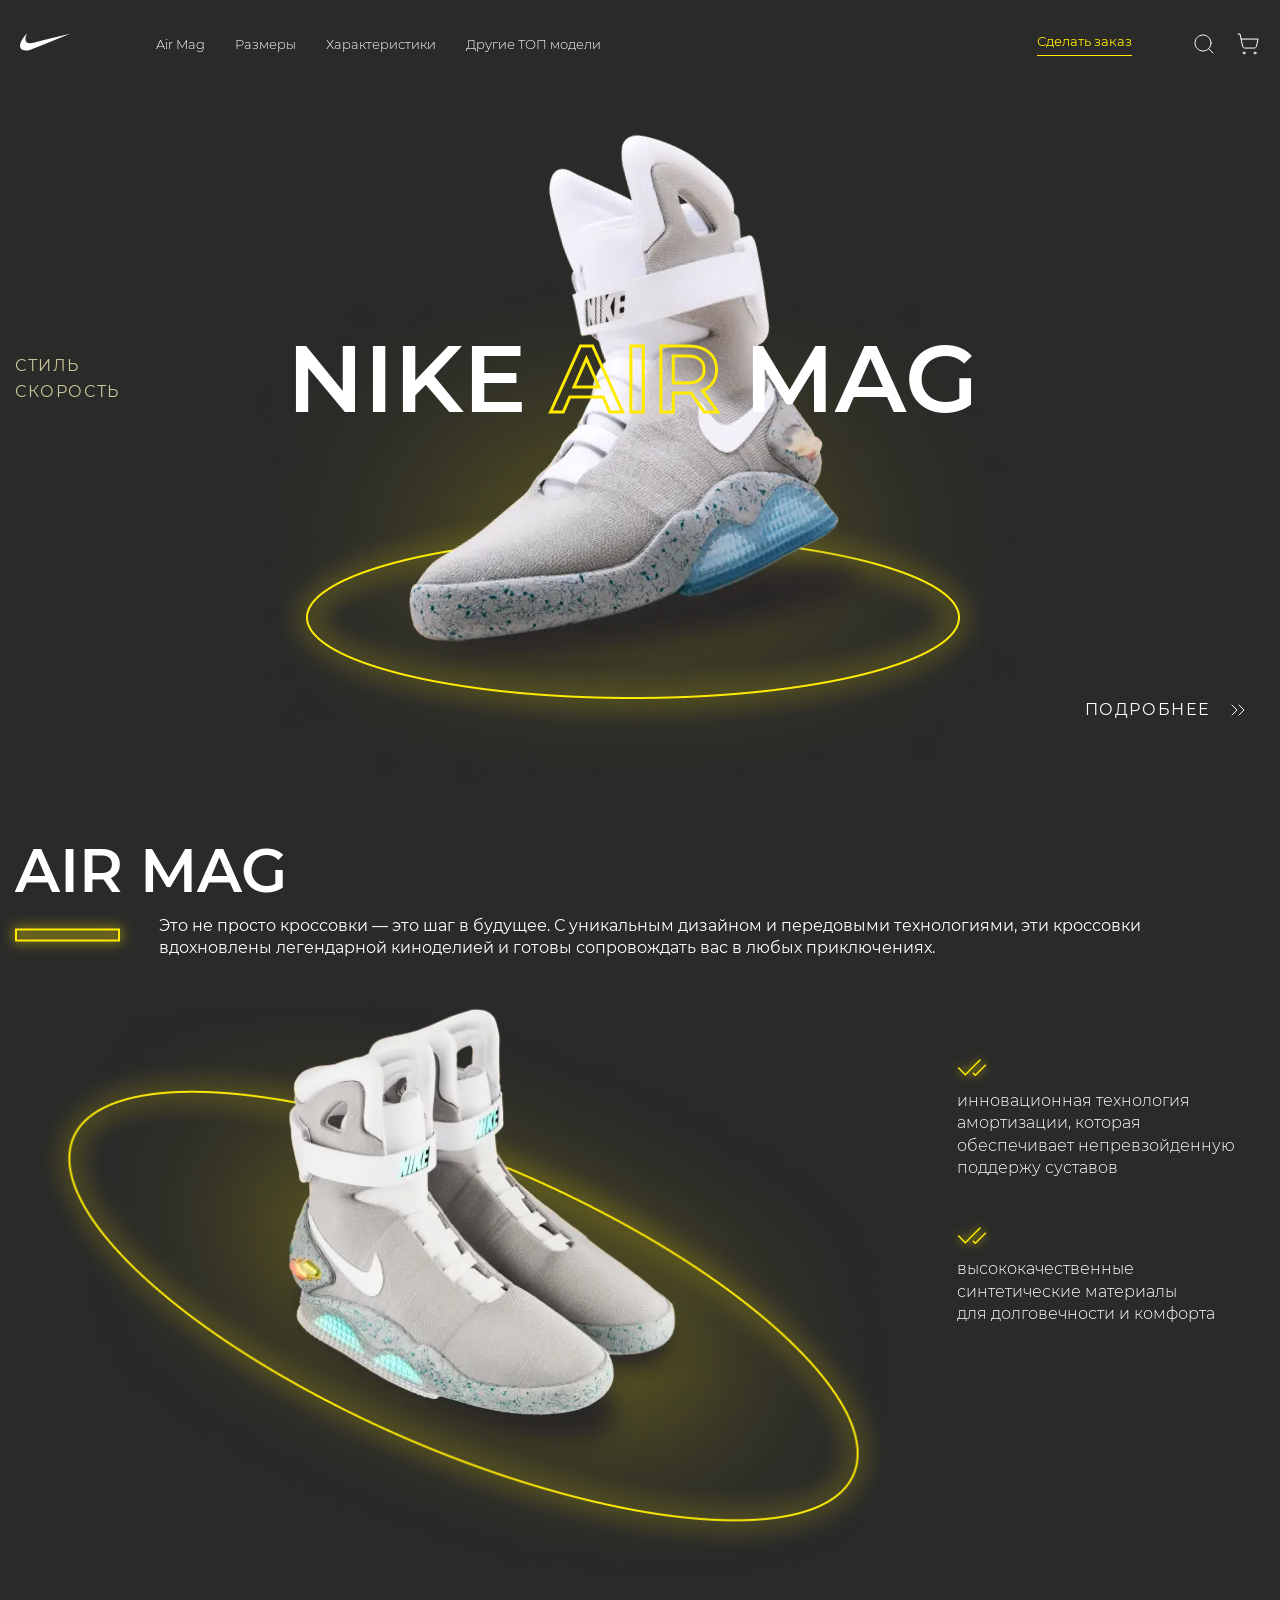
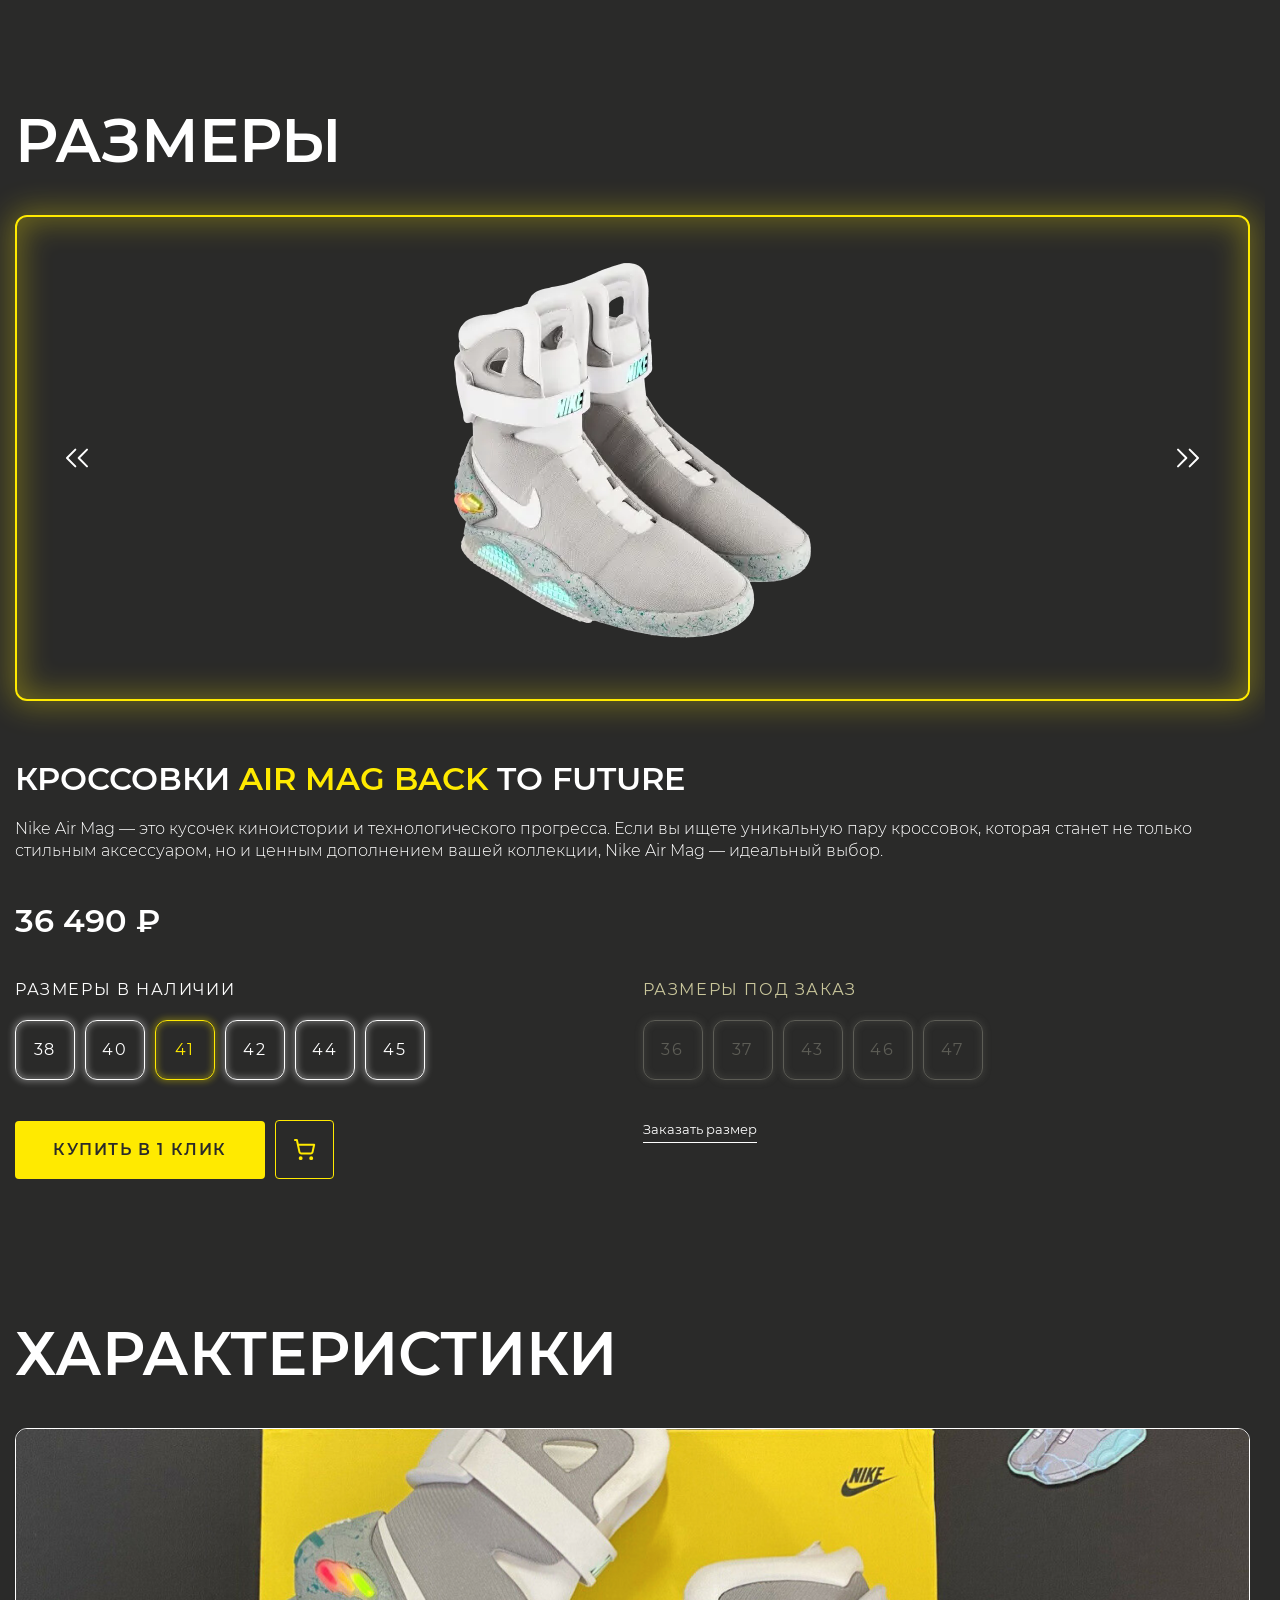
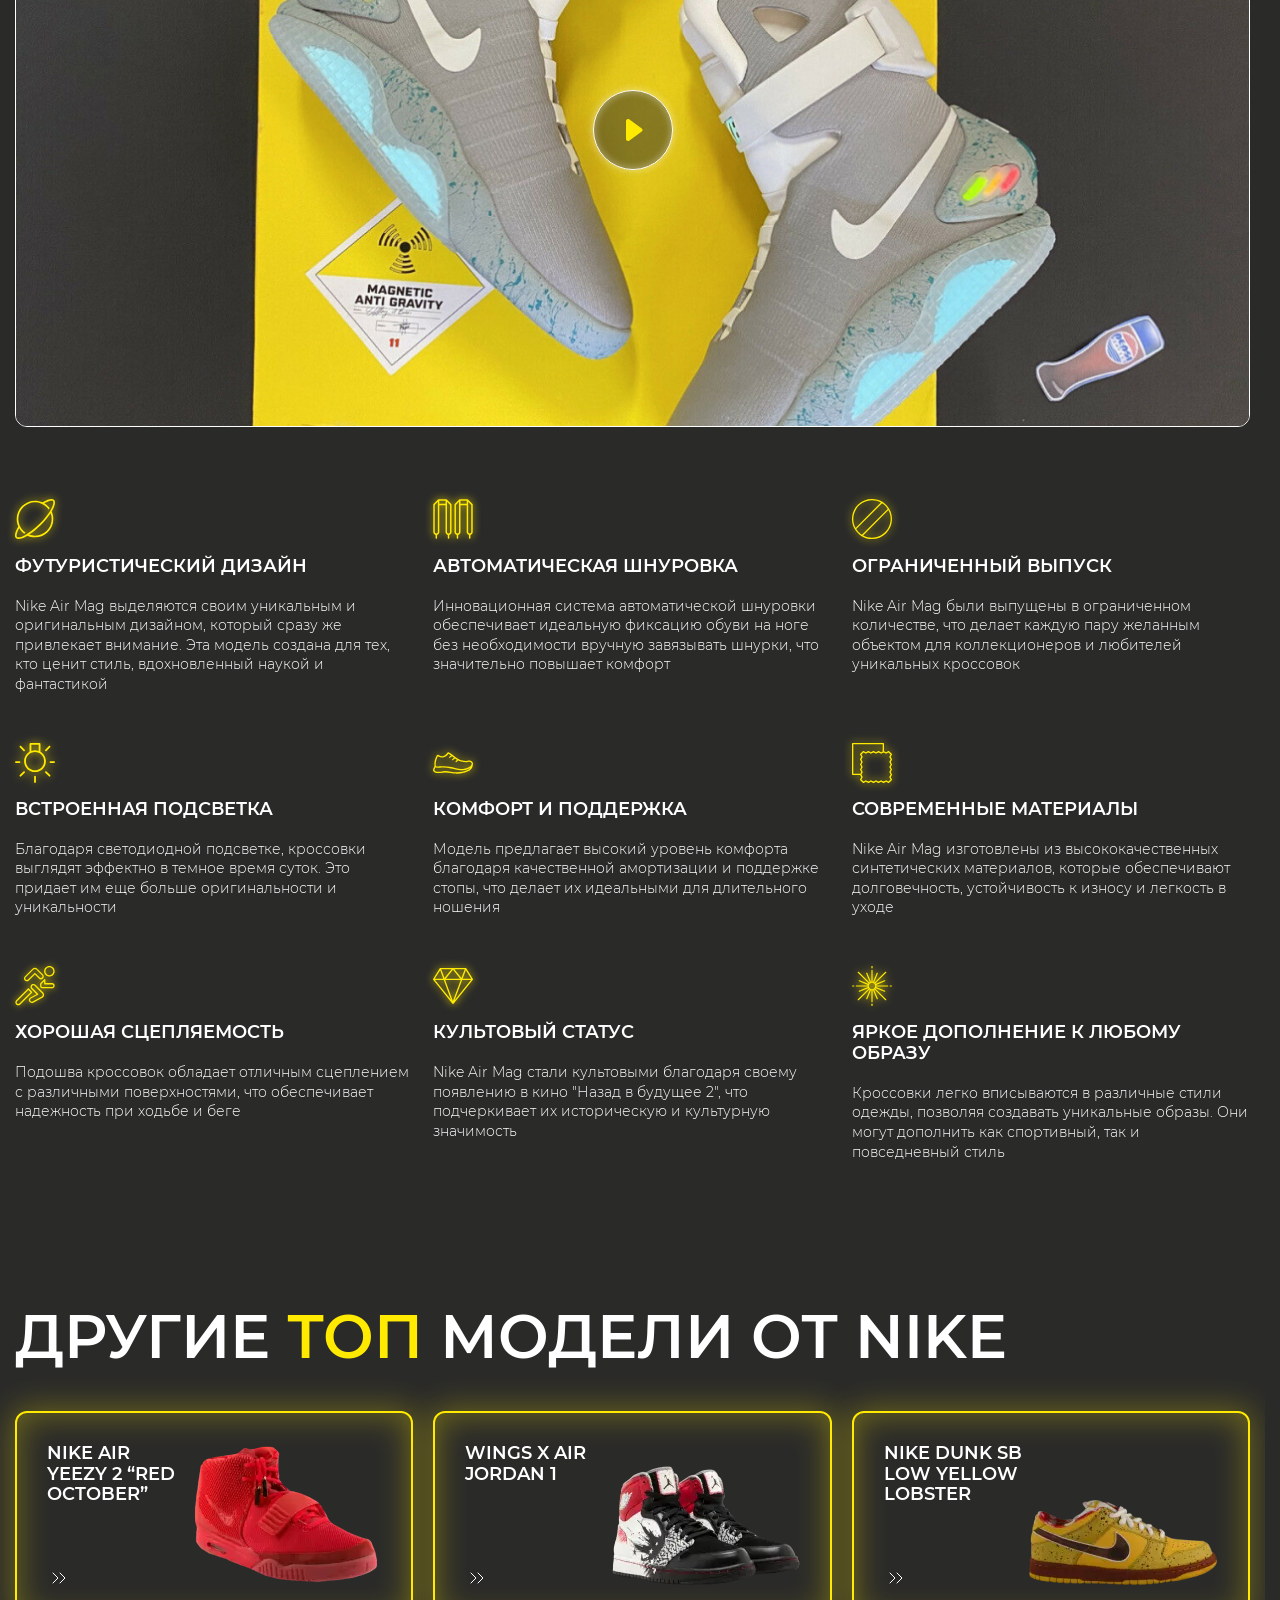
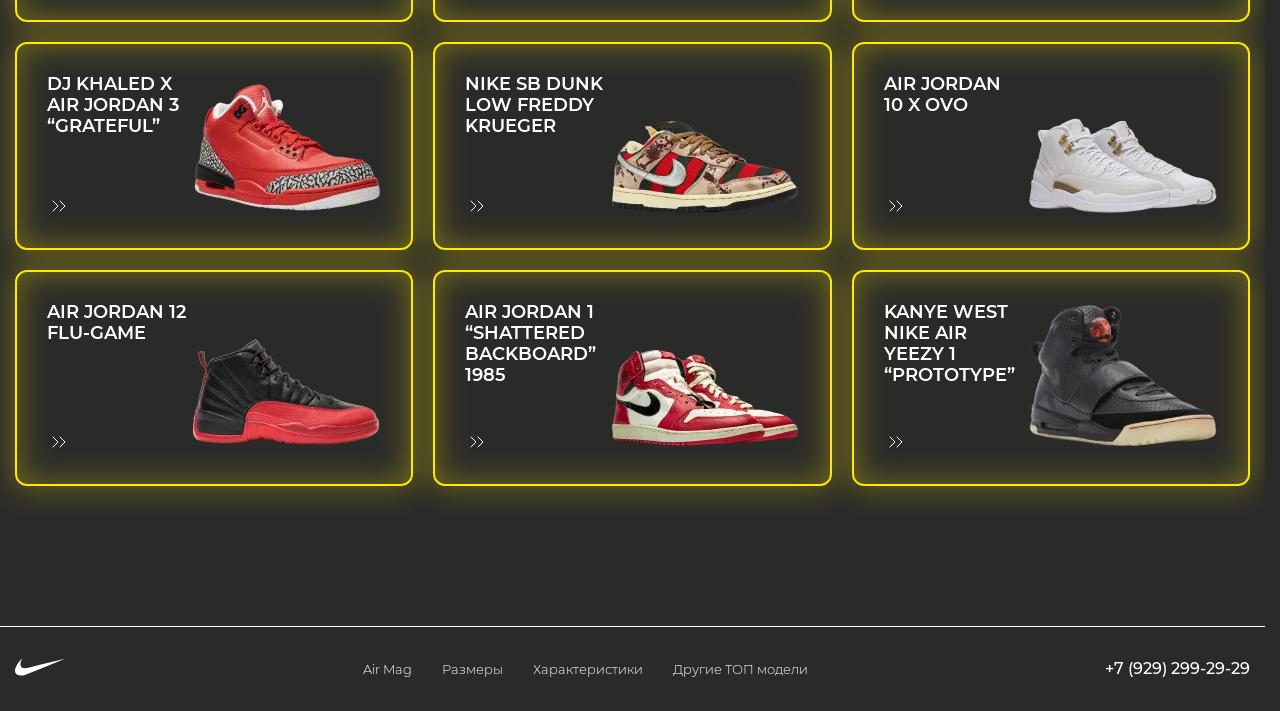
<file: nike/index.html>
<!DOCTYPE html>
<html class="page" lang="ru">
	<head>
		<meta charset="UTF-8" />
		<meta name="viewport" content="width=device-width, initial-scale=1.0" />
		<link rel="stylesheet" href="./css/index.css" />
		<link
			rel="stylesheet"
			href="https://cdn.jsdelivr.net/npm/swiper@11/swiper-bundle.min.css"
		/>
		<link
			rel="shortcut icon"
			href="./icons/nike-favicon-48x48.ico"
			type="image/x-icon"
		/>
		<script
			src="https://cdn.jsdelivr.net/npm/swiper@11/swiper-bundle.min.js"
			defer
		></script>
		<script src="./js/fslightbox.js" type="module"></script>
		<script src="./js/index.js" type="module"></script>
		<title>Nike Air Mag</title>
	</head>
	<body class="page__body">
		<header class="header">
			<div class="container header__container">
				<a class="logo header__logo" href="#">
					<img
						class="logo__img"
						src="./icons/logo-icon.svg"
						width="50"
						height="20"
						alt="Логотип Nike"
					/>
				</a>
				<nav
					class="menu header__menu"
					id="header__menu"
					aria-label="Главное меню"
				>
					<ul class="menu__list">
						<li class="menu__item">
							<a class="menu__link" href="#air-mag" lang="en">Air Mag</a>
						</li>
						<li class="menu__item">
							<a class="menu__link" href="#sizes">Размеры</a>
						</li>
						<li class="menu__item">
							<a class="menu__link" href="#characteristics">Характеристики</a>
						</li>
						<li class="menu__item">
							<a class="menu__link" href="#top-models">Другие ТОП модели</a>
						</li>
					</ul>
				</nav>
				<div class="header__controls">
					<a class="header__order" href="#">Сделать заказ</a>
					<div class="header__actions">
						<button
							class="header__actions-button"
							title="Поиск"
							aria-label="Поиск"
						>
							<svg width="24" height="24">
								<use
									class="header__actions-icon"
									href="./icons/sprite.svg#search"
								></use>
							</svg>
						</button>
						<button
							class="header__actions-button"
							title="Корзина"
							aria-label="Корзина"
						>
							<svg width="24" height="24">
								<use
									class="header__actions-icon"
									href="./icons/sprite.svg#cart"
								></use>
							</svg>
						</button>
						<button
							class="header__burger burger"
							aria-label="Открыть меню"
							aria-expanded="false"
							aria-controls="header__menu"
						>
							<svg width="24" height="24">
								<use
									class="burger__icon-menu"
									href="./icons/sprite.svg#burger"
								></use>
								<use
									class="burger__icon-cross"
									href="./icons/sprite.svg#cross"
								></use>
							</svg>
						</button>
					</div>
				</div>
			</div>
		</header>
		<main class="main">
			<section class="hero">
				<div class="container hero__container">
					<header class="hero__header">
						<ul class="hero__benefits-list">
							<li class="hero__benefits-item">стиль</li>
							<li class="hero__benefits-item">скорость</li>
						</ul>
						<h1 class="hero__title">
							Nike <span class="hero__title-accent">air</span> mag
						</h1>
					</header>
					<picture>
						<source srcset="./images/nike-air-mag-1.webp" type="image/webp" />
						<img
							class="hero__img"
							src="./images/nike-air-mag-1.png"
							width="846"
							height="713"
							alt="Кроссовок Nike Air Mag с желтым кольцом под подошвой"
						/>
					</picture>
					<footer class="hero__footer">
						<a class="hero__details" href="#">
							Подробнее
							<svg width="24" height="24">
								<use
									class="hero__details-icon"
									href="./icons/main-sprite.svg#arrow-right"
								></use>
							</svg>
						</a>
					</footer>
				</div>
			</section>
			<section id="air-mag" class="air-mag">
				<div class="container">
					<h2 class="air-mag__title title-md">Air Mag</h2>
					<p class="air-mag__description text-regular">
						Это не просто кроссовки — это шаг в будущее. С уникальным дизайном и
						передовыми технологиями, эти кроссовки вдохновлены легендарной
						киноделией и готовы сопровождать вас в любых приключениях.
					</p>
					<div class="air-mag__info-wrapper">
						<picture>
							<source srcset="./images/nike-air-mag-2.webp" type="image/webp" />
							<img
								class="air-mag__img"
								src="./images/nike-air-mag-2.png"
								width="911"
								height="635"
								loading="lazy"
								alt="Кроссовки Nike Air Mag с желтым кольцом вокруг"
							/>
						</picture>
						<ul class="air-mag__info-list text-light">
							<li class="air-mag__info-item">
								инновационная технология амортизации, которая обеспечивает
								непревзойденную поддержу суставов
							</li>
							<li class="air-mag__info-item">
								высококачественные синтетические материалы для долговечности
								и комфорта
							</li>
						</ul>
					</div>
				</div>
			</section>
			<section id="sizes" class="sizes section">
				<div class="container">
					<h2 class="sizes__title title-md section-title">Размеры</h2>
					<section class="product">
						<div class="product__slider-wrapper">
							<button
								class="product__slider-button product__slider-button--prev"
								aria-label="Предыдущий слайд"
							>
								<svg width="40" height="40">
									<use
										class="product__slider-button-icon"
										href="./icons/main-sprite.svg#double-arrow"
									></use>
								</svg>
							</button>
							<div class="swiper product__slider">
								<div class="swiper-wrapper">
									<div class="swiper-slide">
										<div class="product__slide-inner">
											<picture>
												<source
													srcset="
														./images/product-slides/nike-air-mag-slide-1.webp
													"
												/>
												<img
													src="./images/product-slides/nike-air-mag-slide-1.png"
													class="product__slide-img"
													width="357"
													height="375"
													alt="Кроссовки Nike Air Mag, вид спереди"
												/>
											</picture>
										</div>
									</div>
									<div class="swiper-slide">
										<div class="product__slide-inner">
											<picture>
												<source
													srcset="
														./images/product-slides/nike-air-mag-slide-2.webp
													"
												/>
												<img
													src="./images/product-slides/nike-air-mag-slide-2.png"
													class="product__slide-img"
													width="408"
													height="375"
													alt="Кроссовки Nike Air Mag, вид сзади"
												/>
											</picture>
										</div>
									</div>
									<div class="swiper-slide">
										<div class="product__slide-inner">
											<picture>
												<source
													srcset="
														./images/product-slides/nike-air-mag-slide-3.webp
													"
												/>
												<img
													src="./images/product-slides/nike-air-mag-slide-3.png"
													class="product__slide-img"
													width="442"
													height="375"
													alt="Кроссовки Nike Air Mag, вид сбоку"
												/>
											</picture>
										</div>
									</div>
								</div>
							</div>
							<button
								class="product__slider-button product__slider-button--next"
								aria-label="Следующий слайд"
							>
								<svg width="40" height="40">
									<use
										class="product__slider-button-icon"
										href="./icons/main-sprite.svg#double-arrow"
									></use>
								</svg>
							</button>
						</div>
						<h3 class="product__title title-sm">
							Кроссовки
							<strong class="product__title-accent">Air Mag Back</strong> To
							Future
						</h3>
						<p class="product__description text-light">
							Nike Air Mag — это кусочек киноистории и технологического
							прогресса. Если вы ищете уникальную пару кроссовок, которая станет
							не только стильным аксессуаром, но и ценным дополнением вашей
							коллекции, Nike Air Mag — идеальный выбор.
						</p>
						<p class="product__price title-sm">36 490 ₽</p>
						<div class="product__sizes-wrapper">
							<section class="product__sizes">
								<h4 class="product__sizes-title product__sizes-title--in-stock">
									Размеры в наличии
								</h4>
								<div class="product__sizes-list" data-sizes="list">
									<button
										class="product__sizes-button"
										aria-label="Выбрать размер"
										title="Выбрать размер"
										data-sizes="button"
									>
										38
									</button>
									<button
										class="product__sizes-button"
										aria-label="Выбрать размер"
										title="Выбрать размер"
										data-sizes="button"
									>
										40
									</button>
									<button
										class="product__sizes-button product__sizes-button--active"
										aria-label="Выбрать размер"
										title="Выбрать размер"
										data-sizes="button"
									>
										41
									</button>
									<button
										class="product__sizes-button"
										aria-label="Выбрать размер"
										title="Выбрать размер"
										data-sizes="button"
									>
										42
									</button>
									<button
										class="product__sizes-button"
										aria-label="Выбрать размер"
										title="Выбрать размер"
										data-sizes="button"
									>
										44
									</button>
									<button
										class="product__sizes-button"
										aria-label="Выбрать размер"
										title="Выбрать размер"
										data-sizes="button"
									>
										45
									</button>
								</div>
								<div class="product__buy-wrapper">
									<button
										class="product__buy-button"
										data-modal-button="buy"
										data-modal-speed="300"
									>
										Купить в 1 клик
									</button>
									<button
										class="product__cart-button"
										aria-label="Добавить в корзину"
										title="Добавить в корзину"
									>
										<img
											src="./icons/cart-icon.svg"
											width="23"
											height="23"
											loading="lazy"
											alt="Корзина"
										/>
									</button>
								</div>
							</section>
							<section class="product__sizes">
								<h4 class="product__sizes-title product__sizes-title--to-order">
									Размеры под заказ
								</h4>
								<div class="product__sizes-list">
									<button class="product__sizes-button" disabled>36</button>
									<button class="product__sizes-button" disabled>37</button>
									<button class="product__sizes-button" disabled>43</button>
									<button class="product__sizes-button" disabled>46</button>
									<button class="product__sizes-button" disabled>47</button>
								</div>
								<a class="product__sizes-order-link" href="#">
									Заказать размер
								</a>
							</section>
						</div>
					</section>
				</div>
			</section>
			<section id="characteristics" class="characteristics section">
				<div class="container">
					<h2 class="characteristics__title title-md section-title">
						Характеристики
					</h2>
					<div class="characteristics__video">
						<picture>
							<source
								srcset="./images/characteristics-video-preview.webp"
								type="image/webp"
							/>
							<img
								class="characteristics__video-preview"
								src="./images/characteristics-video-preview.jpg"
								width="1240"
								height="600"
								loading="lazy"
								alt="Кроссовки Nike Air Mag лежат на жёлтой коробке"
							/>
						</picture>
						<a
							class="characteristics__video-play-link"
							href="https://www.youtube.com/watch?v=VRGdQaE6gMY"
							title="Запустить видео"
							data-fslightbox
						>
							<img
								class="characteristics__video-play-icon"
								src="./icons/play-icon.svg"
								width="17"
								height="24"
								alt="Запустить видео"
							/>
						</a>
					</div>
					<div class="characteristics__list">
						<article class="characteristics__card">
							<svg class="characteristics__card-icon" width="56" height="56">
								<use href="./icons/characteristics-sprite.svg#planet"></use>
							</svg>
							<h3 class="characteristics__card-title title-xs">
								Футуристический дизайн
							</h3>
							<p class="characteristics__card-description">
								Nike Air Mag выделяются своим уникальным и оригинальным
								дизайном, который сразу же привлекает внимание. Эта модель
								создана для тех, кто ценит стиль, вдохновленный наукой и
								фантастикой
							</p>
						</article>
						<article class="characteristics__card">
							<svg class="characteristics__card-icon" width="56" height="56">
								<use href="./icons/characteristics-sprite.svg#laces"></use>
							</svg>
							<h3 class="characteristics__card-title title-xs">
								Автоматическая шнуровка
							</h3>
							<p class="characteristics__card-description">
								Инновационная система автоматической шнуровки обеспечивает
								идеальную фиксацию обуви на ноге без необходимости вручную
								завязывать шнурки, что значительно повышает комфорт
							</p>
						</article>
						<article class="characteristics__card">
							<svg class="characteristics__card-icon" width="56" height="56">
								<use href="./icons/characteristics-sprite.svg#block"></use>
							</svg>
							<h3 class="characteristics__card-title title-xs">
								Ограниченный выпуск
							</h3>
							<p class="characteristics__card-description">
								Nike Air Mag были выпущены в ограниченном количестве, что делает
								каждую пару желанным объектом для коллекционеров и любителей
								уникальных кроссовок
							</p>
						</article>
						<article class="characteristics__card">
							<svg class="characteristics__card-icon" width="56" height="56">
								<use href="./icons/characteristics-sprite.svg#bulb"></use>
							</svg>
							<h3 class="characteristics__card-title title-xs">
								Встроенная подсветка
							</h3>
							<p class="characteristics__card-description">
								Благодаря светодиодной подсветке, кроссовки выглядят эффектно в
								темное время суток. Это придает им еще больше оригинальности и
								уникальности
							</p>
						</article>
						<article class="characteristics__card">
							<svg class="characteristics__card-icon" width="56" height="56">
								<use href="./icons/characteristics-sprite.svg#sneakers"></use>
							</svg>
							<h3 class="characteristics__card-title title-xs">
								Комфорт и поддержка
							</h3>
							<p class="characteristics__card-description">
								Модель предлагает высокий уровень комфорта благодаря
								качественной амортизации и поддержке стопы, что делает их
								идеальными для длительного ношения
							</p>
						</article>
						<article class="characteristics__card">
							<svg class="characteristics__card-icon" width="56" height="56">
								<use href="./icons/characteristics-sprite.svg#materials"></use>
							</svg>
							<h3 class="characteristics__card-title title-xs">
								Современные материалы
							</h3>
							<p class="characteristics__card-description">
								Nike Air Mag изготовлены из высококачественных синтетических
								материалов, которые обеспечивают долговечность, устойчивость к
								износу и легкость в уходе
							</p>
						</article>
						<article class="characteristics__card">
							<svg class="characteristics__card-icon" width="56" height="56">
								<use href="./icons/characteristics-sprite.svg#runner"></use>
							</svg>
							<h3 class="characteristics__card-title title-xs">
								Хорошая сцепляемость
							</h3>
							<p class="characteristics__card-description">
								Подошва кроссовок обладает отличным сцеплением с различными
								поверхностями, что обеспечивает надежность при ходьбе и беге
							</p>
						</article>
						<article class="characteristics__card">
							<svg class="characteristics__card-icon" width="56" height="56">
								<use href="./icons/characteristics-sprite.svg#diamond"></use>
							</svg>
							<h3 class="characteristics__card-title title-xs">
								Культовый статус
							</h3>
							<p class="characteristics__card-description">
								Nike Air Mag стали культовыми благодаря своему появлению в кино
								"Назад в будущее 2", что подчеркивает их историческую и
								культурную значимость
							</p>
						</article>
						<article class="characteristics__card">
							<svg class="characteristics__card-icon" width="56" height="56">
								<use href="./icons/characteristics-sprite.svg#firework"></use>
							</svg>
							<h3 class="characteristics__card-title title-xs">
								Яркое дополнение к любому образу
							</h3>
							<p class="characteristics__card-description">
								Кроссовки легко вписываются в различные стили одежды, позволяя
								создавать уникальные образы. Они могут дополнить как спортивный,
								так и повседневный стиль
							</p>
						</article>
					</div>
				</div>
			</section>
			<section id="top-models" class="top-models section">
				<div class="container">
					<h2 class="top-models__title title-md section-title">
						Другие <span class="top-models__title-accent">Топ</span> модели от
						Nike
					</h2>
					<div class="top-models__products">
						<article class="top-models__product">
							<a class="top-models__product-link" href="#">
								<div class="top-models__product-content">
									<h3 class="top-models__product-title title-xs">
										Nike Air Yeezy 2 “Red October”
									</h3>
									<svg width="24" height="24">
										<use
											class="top-models__product-icon"
											href="./icons/main-sprite.svg#arrow-right"
										></use>
									</svg>
								</div>
								<picture class="top-models__product-img-wrapper">
									<source
										srcset="./images/top-models/top-model-1.webp"
										type="image/webp"
									/>
									<img
										class="top-models__product-img"
										src="./images/top-models/top-model-1.png"
										width="190"
										height="143"
										loading="lazy"
										alt="Кроссовки Nike Air Yeezy 2 “Red October”"
									/>
								</picture>
							</a>
						</article>
						<article class="top-models__product">
							<a class="top-models__product-link" href="#">
								<div class="top-models__product-content">
									<h3 class="top-models__product-title title-xs">
										Wings x Air Jordan 1
									</h3>
									<svg width="24" height="24">
										<use
											class="top-models__product-icon"
											href="./icons/main-sprite.svg#arrow-right"
										></use>
									</svg>
								</div>
								<picture class="top-models__product-img-wrapper">
									<source
										srcset="./images/top-models/top-model-2.webp"
										type="image/webp"
									/>
									<img
										class="top-models__product-img"
										src="./images/top-models/top-model-2.png"
										width="190"
										height="120"
										loading="lazy"
										alt="Кроссовки Wings x Air Jordan 1"
									/>
								</picture>
							</a>
						</article>
						<article class="top-models__product">
							<a class="top-models__product-link" href="#">
								<div class="top-models__product-content">
									<h3 class="top-models__product-title title-xs">
										Nike Dunk SB Low Yellow Lobster
									</h3>
									<svg width="24" height="24">
										<use
											class="top-models__product-icon"
											href="./icons/main-sprite.svg#arrow-right"
										></use>
									</svg>
								</div>
								<picture class="top-models__product-img-wrapper">
									<source
										srcset="./images/top-models/top-model-3.webp"
										type="image/webp"
									/>
									<img
										class="top-models__product-img"
										src="./images/top-models/top-model-3.png"
										width="190"
										height="88"
										loading="lazy"
										alt="Кроссовки Nike Dunk SB Low Yellow Lobster"
									/>
								</picture>
							</a>
						</article>
						<article class="top-models__product">
							<a class="top-models__product-link" href="#">
								<div class="top-models__product-content">
									<h3 class="top-models__product-title title-xs">
										DJ Khaled x Air Jordan 3 “Grateful”
									</h3>
									<svg width="24" height="24">
										<use
											class="top-models__product-icon"
											href="./icons/main-sprite.svg#arrow-right"
										></use>
									</svg>
								</div>
								<picture class="top-models__product-img-wrapper">
									<source
										srcset="./images/top-models/top-model-4.webp"
										type="image/webp"
									/>
									<img
										class="top-models__product-img"
										src="./images/top-models/top-model-4.png"
										width="190"
										height="136"
										loading="lazy"
										alt="Кроссовки DJ Khaled x Air Jordan 3 “Grateful”"
									/>
								</picture>
							</a>
						</article>
						<article class="top-models__product">
							<a class="top-models__product-link" href="#">
								<div class="top-models__product-content">
									<h3 class="top-models__product-title title-xs">
										Nike SB Dunk Low Freddy Krueger
									</h3>
									<svg width="24" height="24">
										<use
											class="top-models__product-icon"
											href="./icons/main-sprite.svg#arrow-right"
										></use>
									</svg>
								</div>
								<picture class="top-models__product-img-wrapper">
									<source
										srcset="./images/top-models/top-model-5.webp"
										type="image/webp"
									/>
									<img
										class="top-models__product-img"
										src="./images/top-models/top-model-5.png"
										width="190"
										height="94"
										loading="lazy"
										alt="Кроссовки Nike SB Dunk Low Freddy Krueger"
									/>
								</picture>
							</a>
						</article>
						<article class="top-models__product">
							<a class="top-models__product-link" href="#">
								<div class="top-models__product-content">
									<h3 class="top-models__product-title title-xs">
										Air Jordan 10 x OVO
									</h3>
									<svg width="24" height="24">
										<use
											class="top-models__product-icon"
											href="./icons/main-sprite.svg#arrow-right"
										></use>
									</svg>
								</div>
								<picture class="top-models__product-img-wrapper">
									<source
										srcset="./images/top-models/top-model-6.webp"
										type="image/webp"
									/>
									<img
										class="top-models__product-img"
										src="./images/top-models/top-model-6.png"
										width="190"
										height="97"
										loading="lazy"
										alt="Кроссовки Air Jordan 10 x OVO"
									/>
								</picture>
							</a>
						</article>
						<article class="top-models__product">
							<a class="top-models__product-link" href="#">
								<div class="top-models__product-content">
									<h3 class="top-models__product-title title-xs">
										Air Jordan 12 Flu-Game
									</h3>
									<svg width="24" height="24">
										<use
											class="top-models__product-icon"
											href="./icons/main-sprite.svg#arrow-right"
										></use>
									</svg>
								</div>
								<picture class="top-models__product-img-wrapper">
									<source
										srcset="./images/top-models/top-model-7.webp"
										type="image/webp"
									/>
									<img
										class="top-models__product-img"
										src="./images/top-models/top-model-7.png"
										width="190"
										height="111"
										loading="lazy"
										alt="Кроссовки Air Jordan 12 Flu-Game"
									/>
								</picture>
							</a>
						</article>
						<article class="top-models__product">
							<a class="top-models__product-link" href="#">
								<div class="top-models__product-content">
									<h3 class="top-models__product-title title-xs">
										Air Jordan 1 “Shattered Backboard” 1985
									</h3>
									<svg width="24" height="24">
										<use
											class="top-models__product-icon"
											href="./icons/main-sprite.svg#arrow-right"
										></use>
									</svg>
								</div>
								<picture class="top-models__product-img-wrapper">
									<source
										srcset="./images/top-models/top-model-8.webp"
										type="image/webp"
									/>
									<img
										class="top-models__product-img"
										src="./images/top-models/top-model-8.png"
										width="190"
										height="101"
										loading="lazy"
										alt="Кроссовки Air Jordan 1 “Shattered Backboard” 1985"
									/>
								</picture>
							</a>
						</article>
						<article class="top-models__product">
							<a class="top-models__product-link" href="#">
								<div class="top-models__product-content">
									<h3 class="top-models__product-title title-xs">
										Kanye West Nike Air Yeezy 1 “Prototype”
									</h3>
									<svg width="24" height="24">
										<use
											class="top-models__product-icon"
											href="./icons/main-sprite.svg#arrow-right"
										></use>
									</svg>
								</div>
								<picture class="top-models__product-img-wrapper">
									<source
										srcset="./images/top-models/top-model-9.webp"
										type="image/webp"
									/>
									<img
										class="top-models__product-img"
										src="./images/top-models/top-model-9.png"
										width="190"
										height="147"
										loading="lazy"
										alt="Кроссовки Kanye West Nike Air Yeezy 1 “Prototype”"
									/>
								</picture>
							</a>
						</article>
					</div>
				</div>
			</section>
		</main>
		<footer class="footer">
			<div class="container footer__container">
				<a class="logo footer__logo" href="#">
					<img
						class="logo__img"
						src="./icons/logo-icon.svg"
						width="50"
						height="20"
						alt="Логотип Nike"
					/>
				</a>
				<nav class="menu footer__menu" aria-label="Главное меню">
					<ul class="menu__list">
						<li class="menu__item">
							<a class="menu__link" href="#air-mag" lang="en">Air Mag</a>
						</li>
						<li class="menu__item">
							<a class="menu__link" href="#sizes">Размеры</a>
						</li>
						<li class="menu__item">
							<a class="menu__link" href="#characteristics">Характеристики</a>
						</li>
						<li class="menu__item">
							<a class="menu__link" href="#top-models">Другие ТОП модели</a>
						</li>
					</ul>
				</nav>
				<a class="footer__phone" href="tel:+79292992929">+7 (929) 299-29-29</a>
			</div>
		</footer>
		<div class="modal">
			<div class="modal__window modal-buy" data-modal-window="buy">
				<button
					class="modal__close"
					aria-label="Закрыть"
					title="Закрыть"
					data-modal-close
				>
					<svg width="24" height="24">
						<use href="./icons/sprite.svg#cross"></use>
					</svg>
				</button>
				<div class="modal__content modal-buy__content">
					<h3 class="modal-buy__title title-sm">Заявка на заказ</h3>
					<form class="modal-buy__form">
						<label class="modal-buy__label">
							<input
								class="modal-buy__input"
								type="text"
								placeholder="Ваше имя"
								name="name"
								required
							/>
						</label>
						<label class="modal-buy__label">
							<input
								class="modal-buy__input"
								type="tel"
								placeholder="Номер телефона"
								name="phone"
								required
							/>
						</label>
						<label class="modal-buy__label">
							<input
								class="modal-buy__input"
								type="email"
								placeholder="E-mail"
								name="email"
								required
							/>
						</label>
						<button class="modal-buy__submit">Отправить</button>
					</form>
				</div>
			</div>
		</div>
	</body>
</html>
</file>
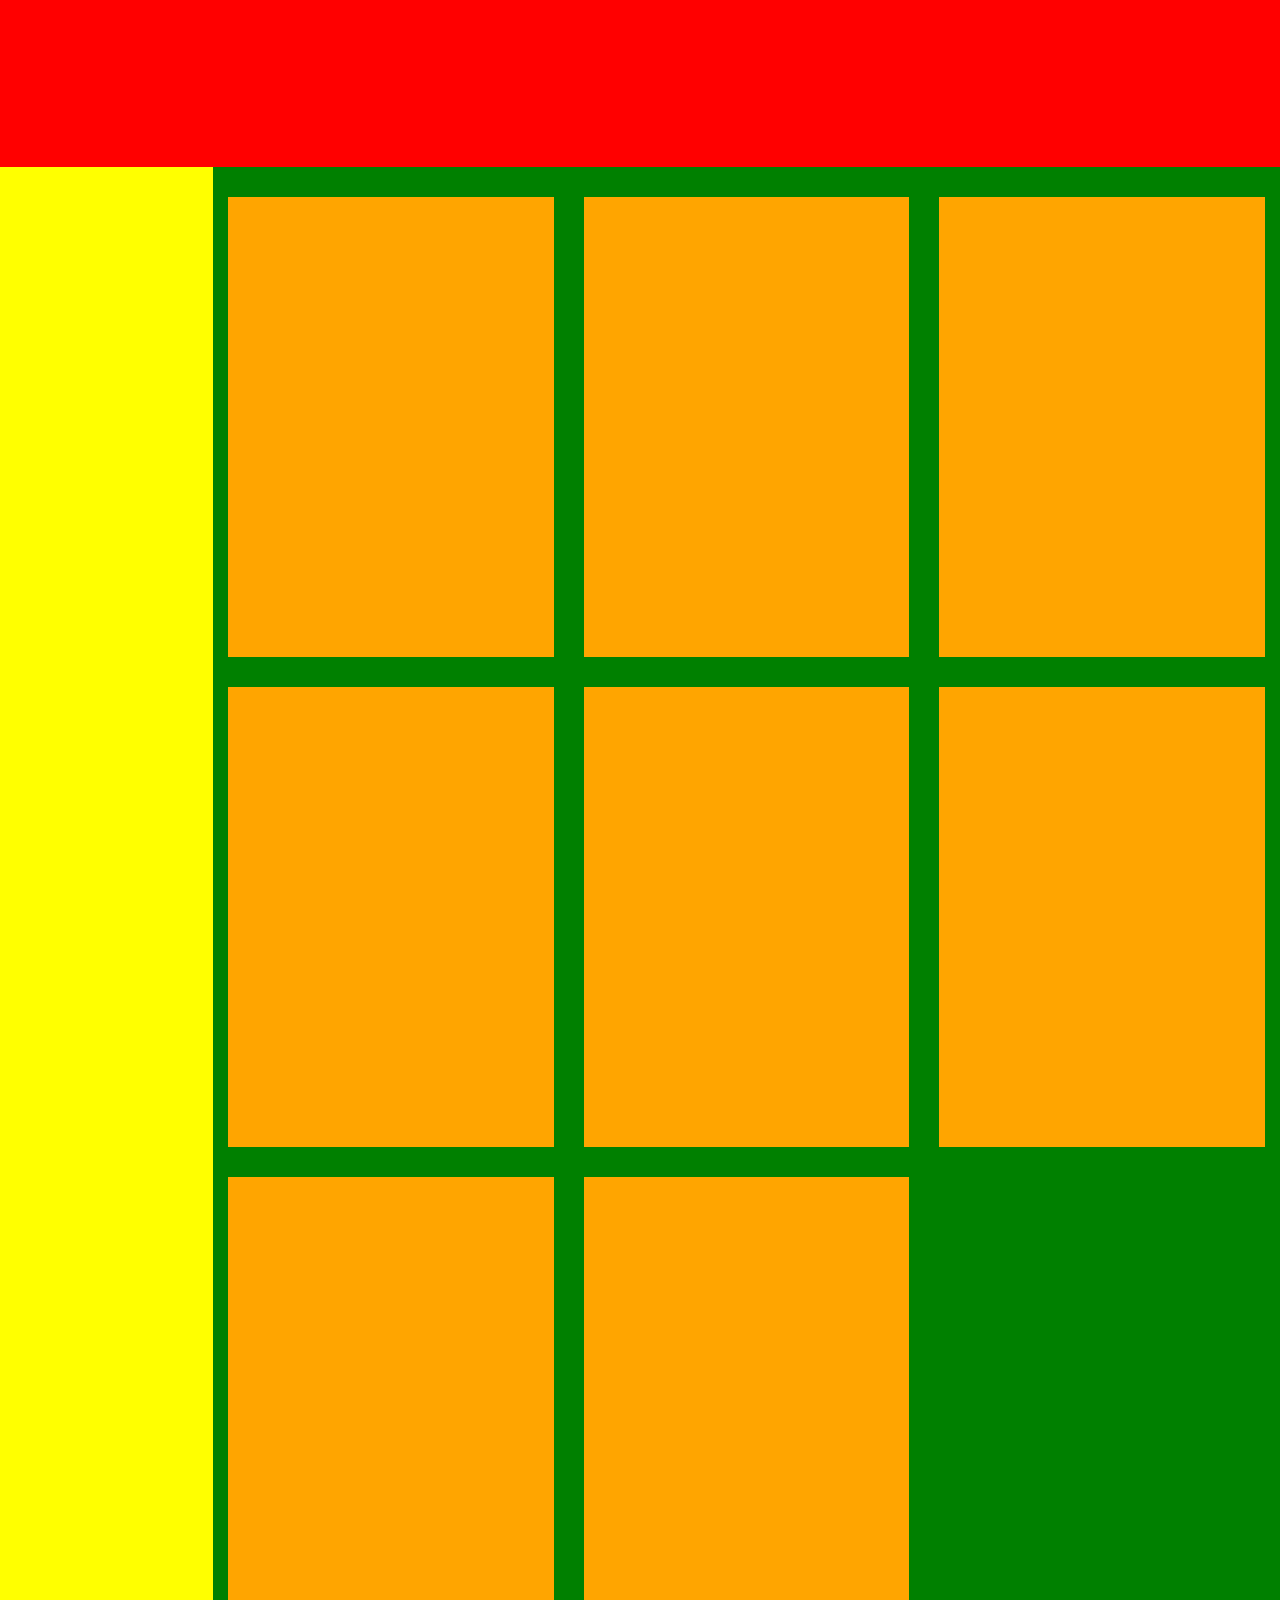
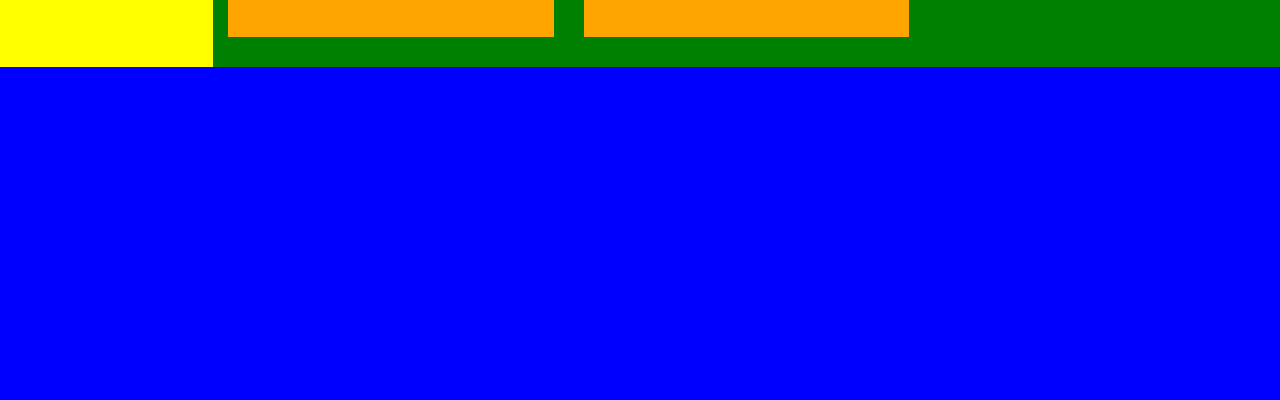
<file: Пр5/index.html>
<!doctype html>
<html lang="en">
  <head>
    <meta charset="UTF-8" />
    <meta name="viewport" content="width=device-width, initial-scale=1.0" />
    <link rel="stylesheet" href="style.css" />
    <title>Document</title>
  </head>
  <body>
    <div class="wrapper">
      <header class="header"></header>
      <aside class="aside"></aside>
      <main class="main">
        <div class="container">
          <article class="item"></article>
          <article class="item"></article>
          <article class="item"></article>
          <article class="item"></article>
          <article class="item"></article>
          <article class="item"></article>
          <article class="item"></article>
          <article class="item"></article>
        </div>
      </main>
      <footer class="footer"></footer>
    </div>
  </body>
</html>
</file>
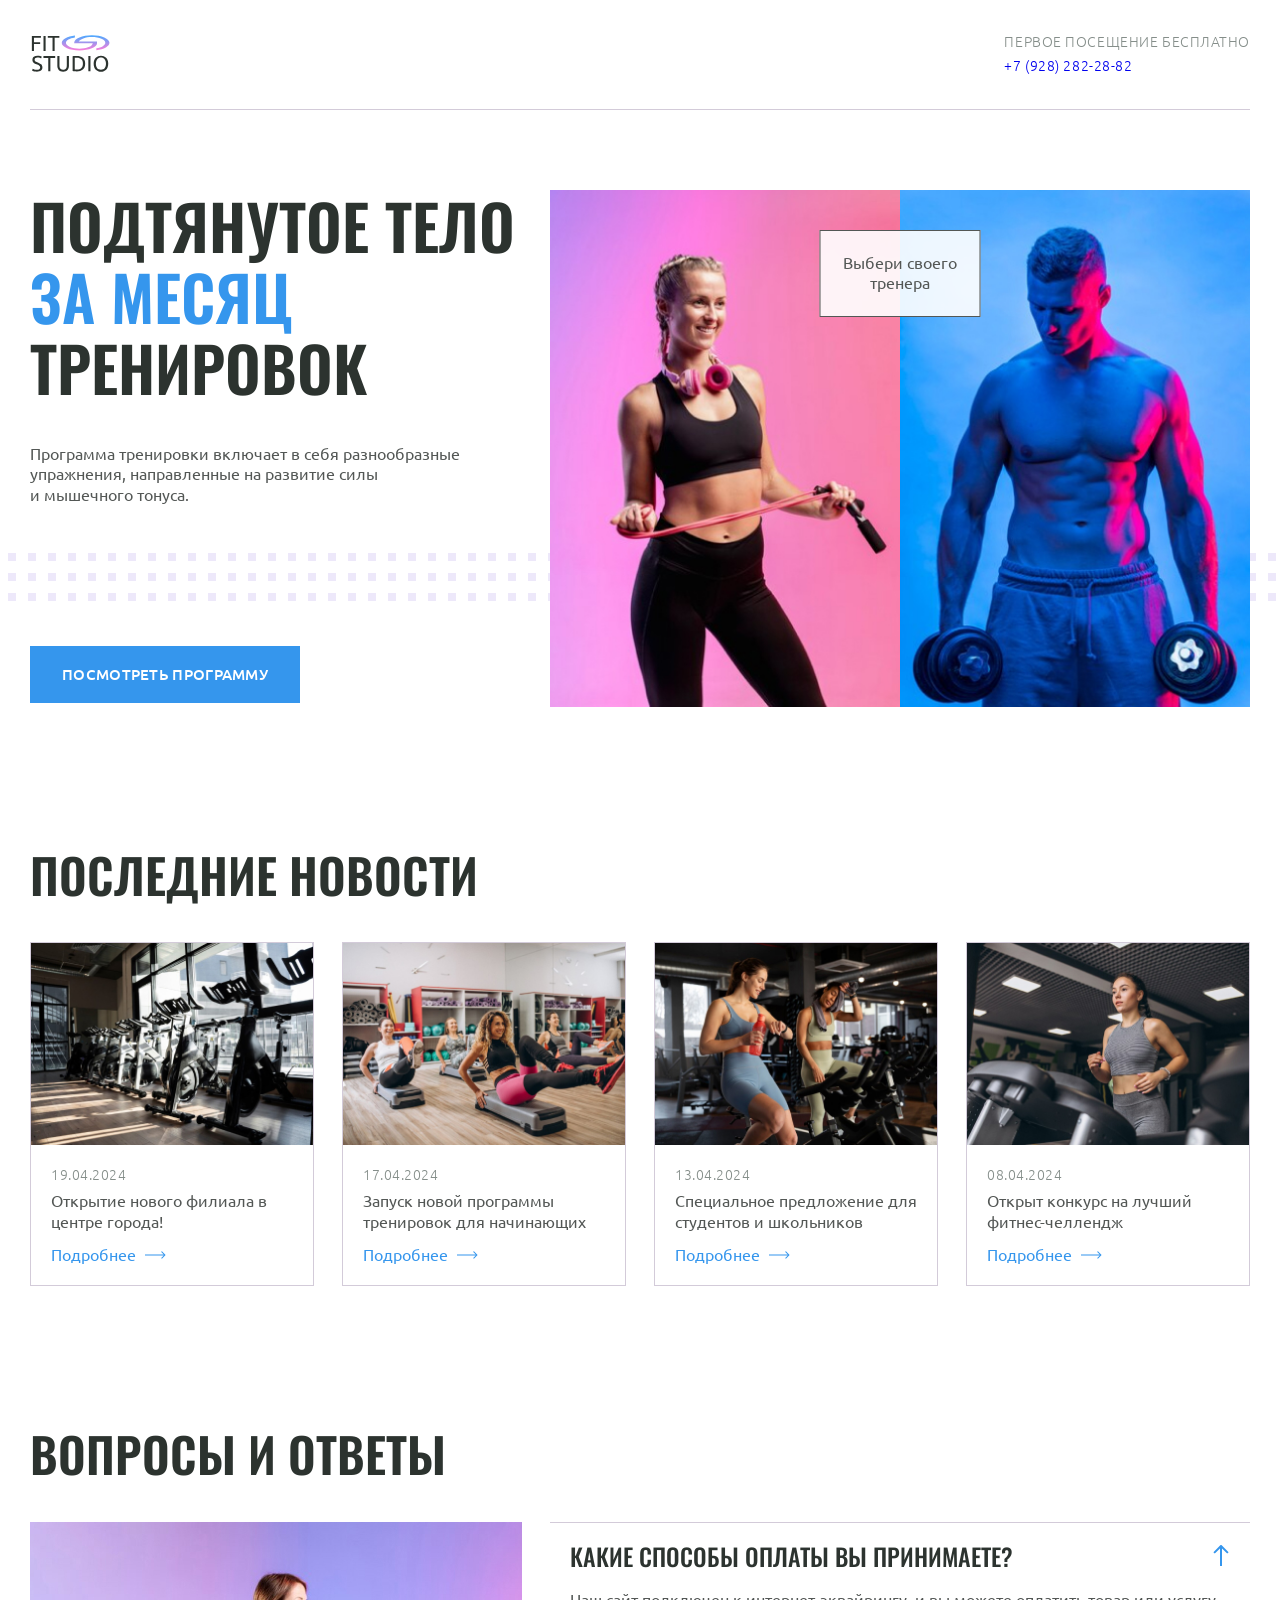
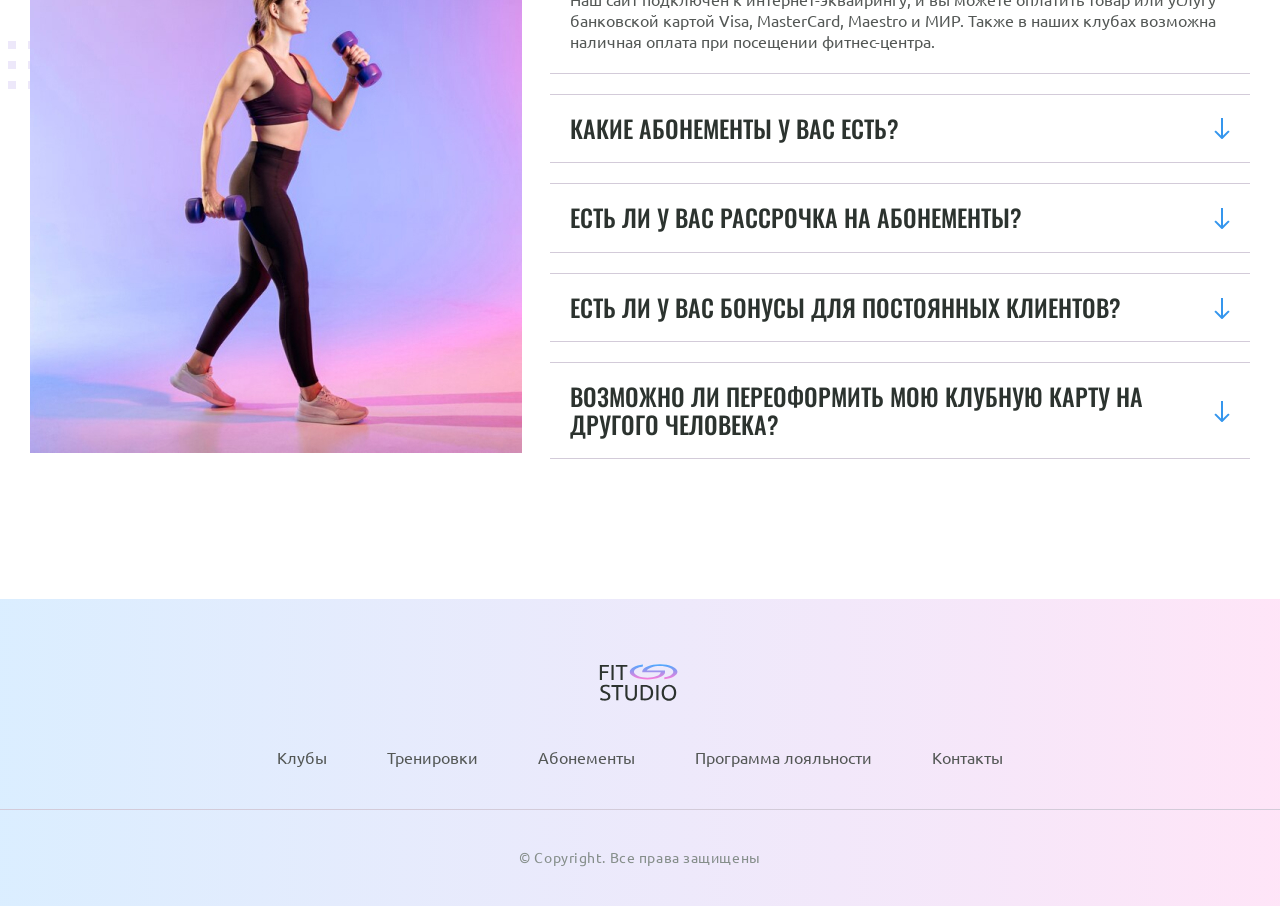
<file: Пр6/index.html>
<!doctype html>
<html lang="ru" class="home-page">
  <head>
    <meta charset="UTF-8" />
    <meta name="viewport" content="width=device-width, initial-scale=1.0" />
    <title>Fit Studio - Главная</title>
    <link rel="stylesheet" href="./css/normalize.css" />
    <link rel="stylesheet" href="./css/fonts.css" />
    <link rel="stylesheet" href="./css/globals.css" />
    <link rel="stylesheet" href="./css/header.css" />
    <link rel="stylesheet" href="./css/index.css" />
    <link rel="stylesheet" href="./css/footer.css" />
    <link
      rel="icon"
      type="image/svg+xml"
      sizes="128x128"
      href="./images/favicon-icon.svg"
    />
  </head>
  <body>
    <header class="header">
      <div class="container">
        <div class="header__inner">
          <a class="header__logo" href="/">
            <img
              src="./images/logo-icon.svg"
              width="84"
              height="45"
              alt="Логотип Fit Studio"
            />
          </a>
          <div class="header__phone text-sub">
            <p class="header__phone-text">Первое посещение бесплатно</p>
            <a class="header__phone-link" href="tel:+79282822882"
              >+7 (928) 282-28-82</a
            >
          </div>
        </div>
      </div>
    </header>
    <section class="hero section decor">
      <div class="container hero__container">
        <div class="hero__info">
          <h1 class="hero__title">
            Подтянутое тело
            <strong class="hero__title-accent">за месяц</strong> тренировок
          </h1>
          <p class="hero__text text">
            Программа тренировки включает в себя разнообразные упражнения,
            направленные на развитие силы и мышечного тонуса.
          </p>
          <a class="hero__link button" href="#">Посмотреть программу</a>
        </div>
        <div class="hero__images">
          <p class="hero__choose text">Выбери своего тренера</p>
          <img
            class="hero-img"
            src="./images/sporty-woman-img.jpg"
            width="347"
            height="513"
            alt="Спортивная девушка держит в руках скакалку"
          />
          <img
            class="hero-img header-img--man"
            src="./images/sporty-man-img.jpg"
            width="353"
            height="513"
            alt="Спортивный мужчина держит в руках гантели"
          />
        </div>
      </div>
    </section>
    <section class="news section">
      <div class="container">
        <h2 class="title-large">Последние новости</h2>
        <div class="news__container">
          <article class="news__article">
            <header>
              <img
                class="news__img"
                src="./images/news/news-1-img.jpg"
                width="284"
                height="203"
                alt="Велодорожки в спортивном зале"
              />
              <div class="news__info">
                <time class="news__date text-sub" datetime="2024-04-19">
                  19.04.2024
                </time>
                <h3 class="news__title text">
                  Открытие нового филиала в центре города!
                </h3>
              </div>
            </header>
            <footer>
              <a class="news__link" href="article.html">Подробнее</a>
            </footer>
          </article>
          <article class="news__article">
            <header>
              <img
                class="news__img"
                src="./images/news/news-2-img.jpg"
                width="284"
                height="203"
                alt="Группа женщин занимается спортом"
              />
              <div class="news__info">
                <time class="news__date text-sub" datetime="2024-04-17">
                  17.04.2024
                </time>
                <h3 class="text">
                  Запуск новой программы тренировок для начинающих
                </h3>
              </div>
            </header>
            <footer>
              <a class="news__link" href="article.html">Подробнее</a>
            </footer>
          </article>
          <article class="news__article">
            <header>
              <img
                class="news__img"
                src="./images/news/news-3-img.jpg"
                width="284"
                height="203"
                alt="Две девушки занимаются на велотренажерах"
              />
              <div class="news__info">
                <time class="news__date text-sub" datetime="2024-04-13">
                  13.04.2024
                </time>
                <h3 class="text">
                  Специальное предложение для студентов и школьников
                </h3>
              </div>
            </header>
            <footer>
              <a class="news__link" href="article.html">Подробнее</a>
            </footer>
          </article>
          <article class="news__article">
            <header>
              <img
                class="news__img"
                src="./images/news/news-4-img.jpg"
                width="284"
                height="203"
                alt="Девушка на беговой дорожке"
              />
              <div class="news__info">
                <time class="news__date text-sub" datetime="2024-04-08">
                  08.04.2024
                </time>
                <h3 class="text">Открыт конкурс на лучший фитнес-челлендж</h3>
              </div>
            </header>
            <footer>
              <a class="news__link" href="article.html">Подробнее</a>
            </footer>
          </article>
        </div>
      </div>
    </section>
    <section class="faq section decor">
      <div class="container">
        <h2 class="title-large">Вопросы и ответы</h2>
        <div class="faq__container">
          <img
            class="faq__img"
            src="./images/sporty-woman-2-img.jpg"
            width="492"
            height="531"
            alt="Спортивная девушка с гантелями"
          />
          <div>
            <details name="faq" open>
              <summary class="title-medium">
                Какие способы оплаты вы принимаете?
              </summary>
              <p class="text">
                Наш сайт подключен к интернет-эквайрингу, и вы можете оплатить
                товар или услугу банковской картой Visa, MasterCard, Maestro и
                МИР. Также в наших клубах возможна наличная оплата при посещении
                фитнес-центра.
              </p>
            </details>
            <details name="faq">
              <summary class="title-medium">
                Какие абонементы у вас есть?
              </summary>
              <p class="text">
                Наш сайт подключен к интернет-эквайрингу, и вы можете оплатить
                товар или услугу банковской картой Visa, MasterCard, Maestro и
                МИР. Также в наших клубах возможна наличная оплата при посещении
                фитнес-центра.
              </p>
            </details>
            <details name="faq">
              <summary class="title-medium">
                Есть ли у вас рассрочка на абонементы?
              </summary>
              <p class="text">
                Наш сайт подключен к интернет-эквайрингу, и вы можете оплатить
                товар или услугу банковской картой Visa, MasterCard, Maestro и
                МИР. Также в наших клубах возможна наличная оплата при посещении
                фитнес-центра.
              </p>
            </details>
            <details name="faq">
              <summary class="title-medium">
                Есть ли у вас бонусы для постоянных клиентов?
              </summary>
              <p class="text">
                Наш сайт подключен к интернет-эквайрингу, и вы можете оплатить
                товар или услугу банковской картой Visa, MasterCard, Maestro и
                МИР. Также в наших клубах возможна наличная оплата при посещении
                фитнес-центра.
              </p>
            </details>
            <details name="faq">
              <summary class="title-medium">
                Возможно ли переоформить мою клубную карту на другого человека?
              </summary>
              <p class="text">
                Наш сайт подключен к интернет-эквайрингу, и вы можете оплатить
                товар или услугу банковской картой Visa, MasterCard, Maestro и
                МИР. Также в наших клубах возможна наличная оплата при
                посещенииß фитнес-центра.
              </p>
            </details>
          </div>
        </div>
      </div>
    </section>
    <footer class="footer">
      <div class="footer__top">
        <div class="container">
          <a class="footer__logo" href="/">
            <img
              class="footer__img"
              src="./images/logo-icon.svg"
              width="84"
              height="45"
              alt="Логотип Fit Studio"
            />
          </a>
          <nav class="menu">
            <ul>
              <li><a href="#">Клубы</a></li>
              <li><a href="#">Тренировки</a></li>
              <li><a href="#">Абонементы</a></li>
              <li><a href="#">Программа лояльности</a></li>
              <li><a href="#">Контакты</a></li>
            </ul>
          </nav>
        </div>
      </div>
      <div class="container">
        <p class="copyright">&copy; Copyright. Все права защищены</p>
      </div>
    </footer>
  </body>
</html>
</file>
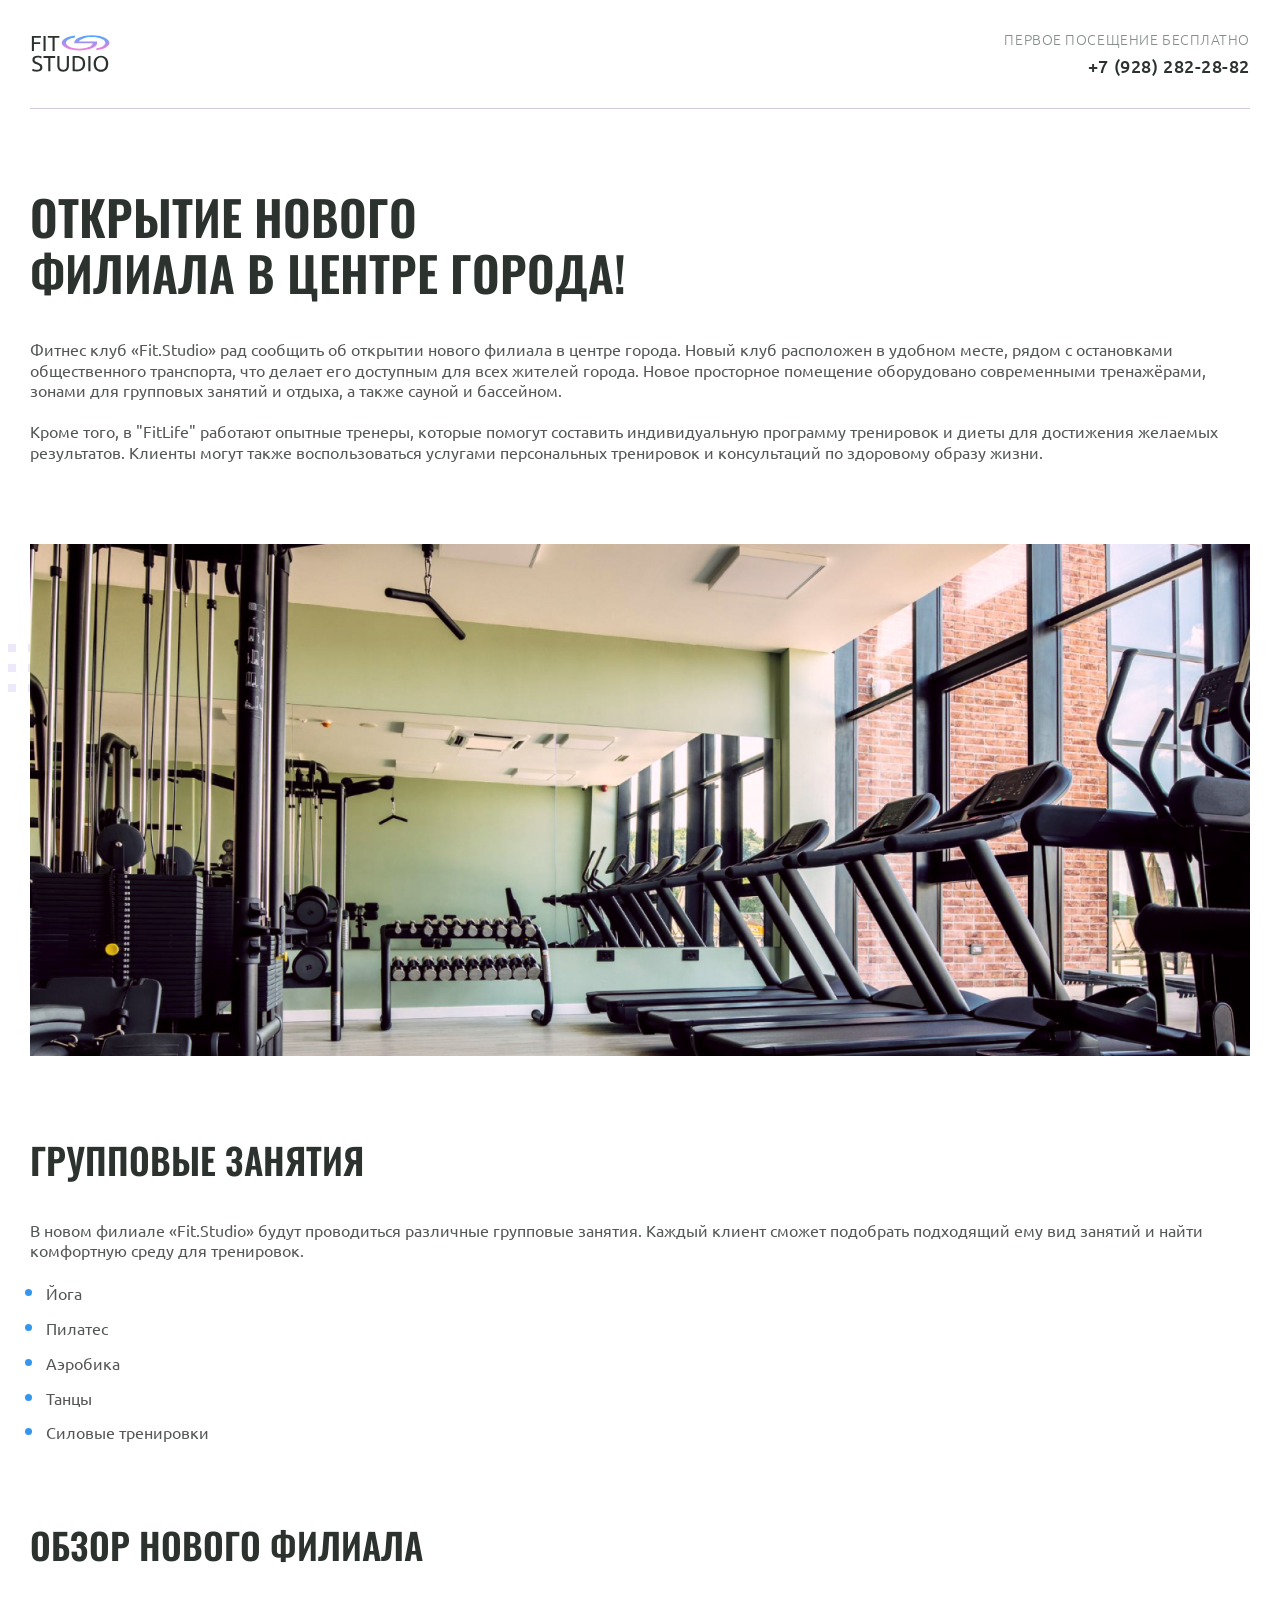
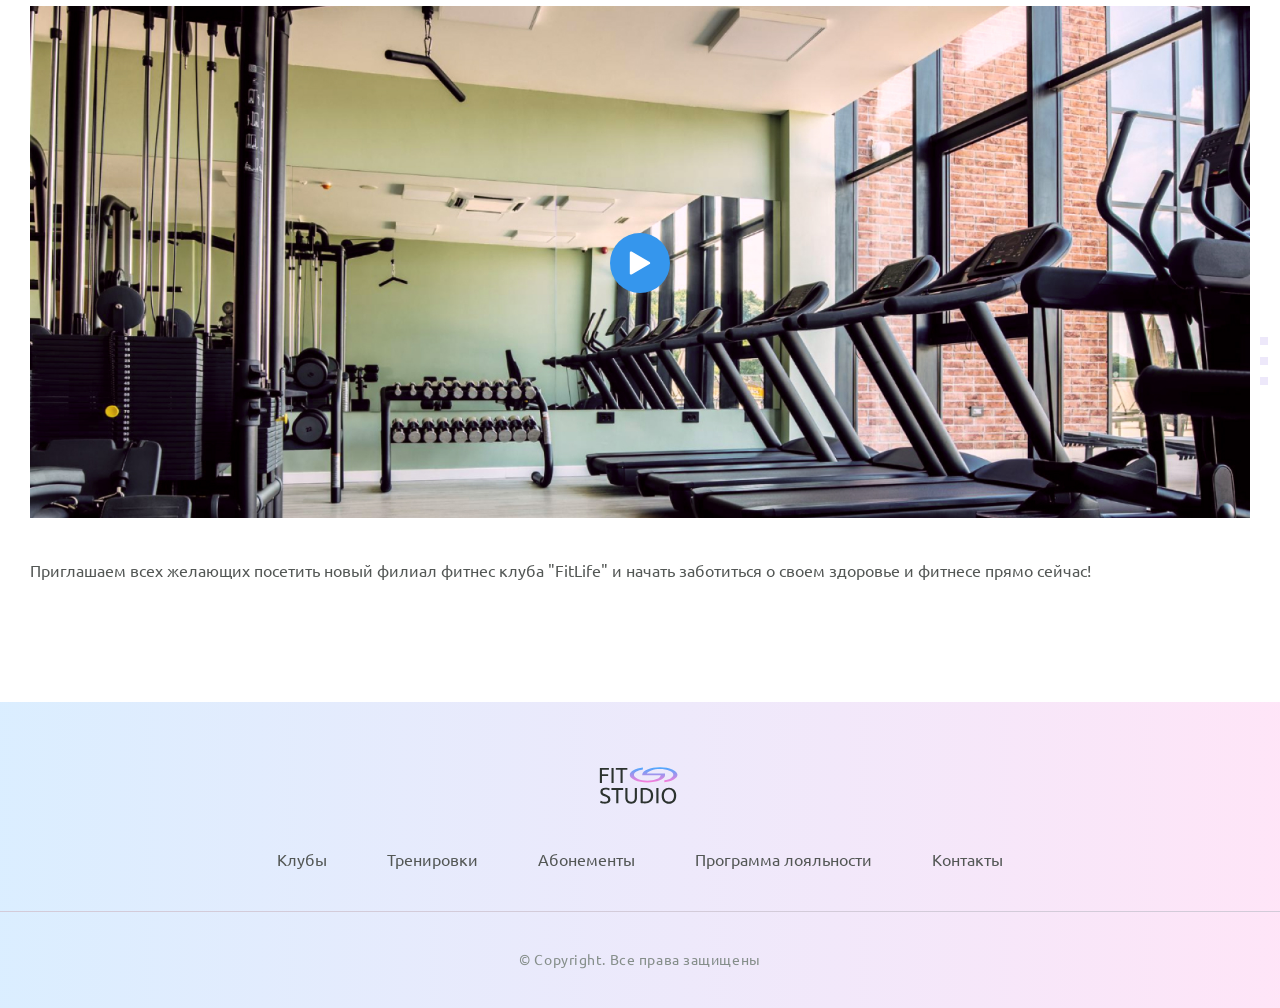
<file: fit-studio 4/article.html>
<!DOCTYPE html>
<html lang="ru">
  <head>
    <meta charset="UTF-8" />
    <meta name="viewport" content="width=device-width, initial-scale=1.0" />
    <title>Fit Studio - Открытие нового филиала!</title>
    <link rel="stylesheet" href="./css/normalize.css" />
    <link rel="stylesheet" href="./css/fonts.css" />
    <link rel="stylesheet" href="./css/globals.css" />
    <link rel="stylesheet" href="./css/header.css" />
    <link rel="stylesheet" href="./css/article.css" />
    <link rel="stylesheet" href="./css/footer.css" />
    <link
      rel="icon"
      type="image/svg+xml"
      sizes="128x128"
      href="./images/favicon-icon.svg"
    />
  </head>
  <body>
    <header class="header">
      <div class="container">
        <div class="header-inner">
          <a href="/">
            <img
              src="./images/logo-icon.svg"
              width="84"
              height="45"
              alt="Логотип Fit Studio"
            />
          </a>
          <div class="phone text-sub">
            <p>Первое посещение бесплатно</p>
            <a href="tel:+79282822882">+7 (928) 282-28-82</a>
          </div>
        </div>
      </div>
    </header>
    <article class="article">
      <div class="container">
        <h1 class="title-large">Открытие нового филиала в центре города!</h1>
        <p class="article-text">
          Фитнес клуб «Fit.Studio» рад сообщить об открытии нового филиала
          в центре города. Новый клуб расположен в удобном месте, рядом
          с остановками общественного транспорта, что делает его доступным
          для всех жителей города. Новое просторное помещение оборудовано
          современными тренажёрами, зонами для групповых занятий и отдыха,
          а также сауной и бассейном.
        </p>
        <p class="article-text article-mb-1">
          Кроме того, в "FitLife" работают опытные тренеры, которые помогут
          составить индивидуальную программу тренировок и диеты для достижения
          желаемых результатов. Клиенты могут также воспользоваться услугами
          персональных тренировок и консультаций по здоровому образу жизни.
        </p>
        <div class="article-decor-wrapper article-decor-wrapper-1 article-mb-1">
          <img
            class="article-img"
            src="./images/gym-img.jpg"
            width="1220"
            height="512"
            alt="Тренажерный зал"
          />
        </div>
        <h2 class="title-large article-title-medium">Групповые занятия</h2>
        <p class="article-text">
          В новом филиале «Fit.Studio» будут проводиться различные групповые
          занятия. Каждый клиент сможет подобрать подходящий ему вид занятий
          и найти комфортную среду для тренировок.
        </p>
        <ul class="article-list article-text article-mb-1">
          <li class="article-item">Йога</li>
          <li class="article-item">Пилатес</li>
          <li class="article-item">Аэробика</li>
          <li class="article-item">Танцы</li>
          <li class="article-item">Силовые тренировки</li>
        </ul>
        <h2 class="title-large article-title-medium">Обзор нового филиала</h2>
        <div class="article-decor-wrapper article-decor-wrapper-2 article-mb-2">
          <button class="article-play-button">
            <img
              src="./images/play-icon.svg"
              width="24"
              height="24"
              alt="Запустить"
            />
          </button>
          <img
            class="article-img"
            src="./images/gym-img.jpg"
            width="1220"
            height="512"
            alt="Тренажерный зал"
          />
        </div>
        <p class="article-text">
          Приглашаем всех желающих посетить новый филиал фитнес клуба "FitLife"
          и начать заботиться о своем здоровье и фитнесе прямо сейчас!
        </p>
      </div>
    </article>
    <footer class="footer">
      <div class="footer-top">
        <div class="container">
          <a class="footer-logo" href="/">
            <img
              src="./images/logo-icon.svg"
              width="84"
              height="45"
              alt="Логотип Fit Studio"
            />
          </a>
          <nav class="menu">
            <ul>
              <li><a href="#">Клубы</a></li>
              <li><a href="#">Тренировки</a></li>
              <li><a href="#">Абонементы</a></li>
              <li><a href="#">Программа лояльности</a></li>
              <li><a href="#">Контакты</a></li>
            </ul>
          </nav>
        </div>
      </div>
      <div class="container">
        <p class="copyright">&copy; Copyright. Все права защищены</p>
      </div>
    </footer>
  </body>
</html>
</file>
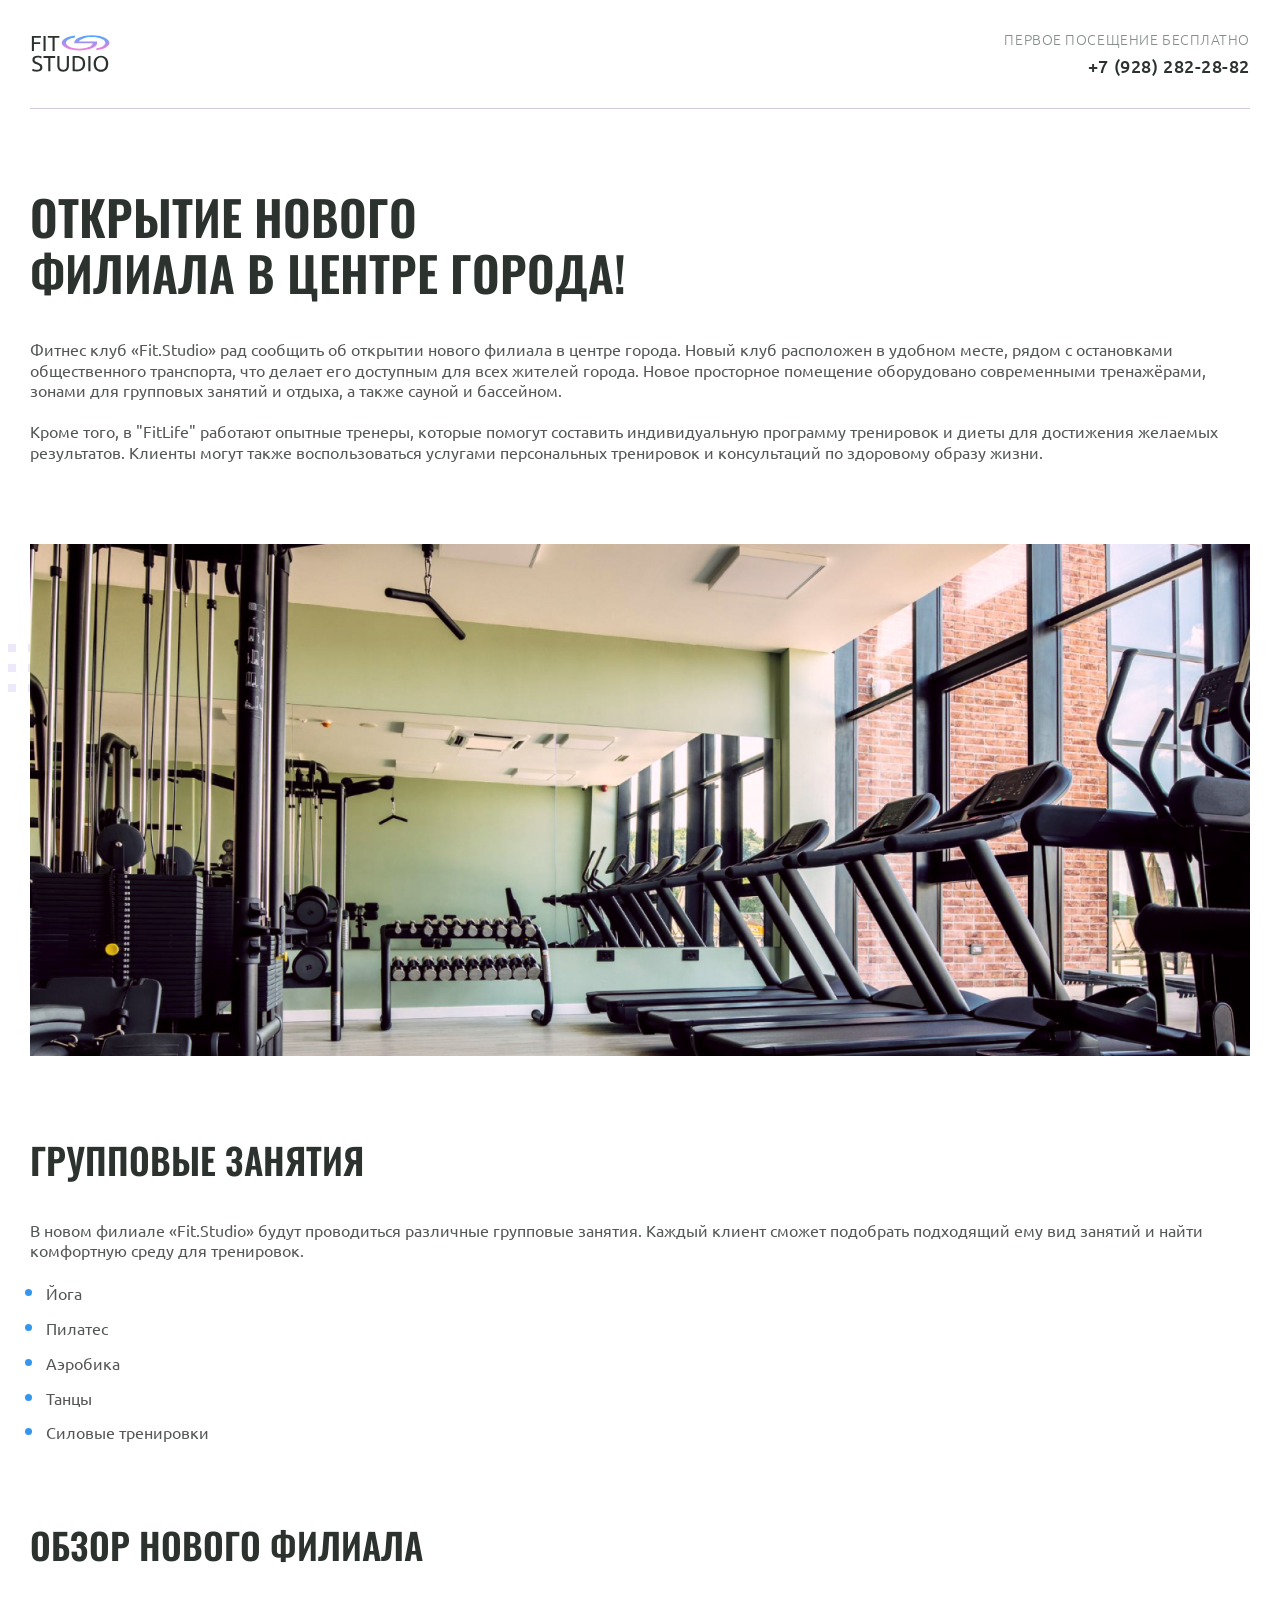
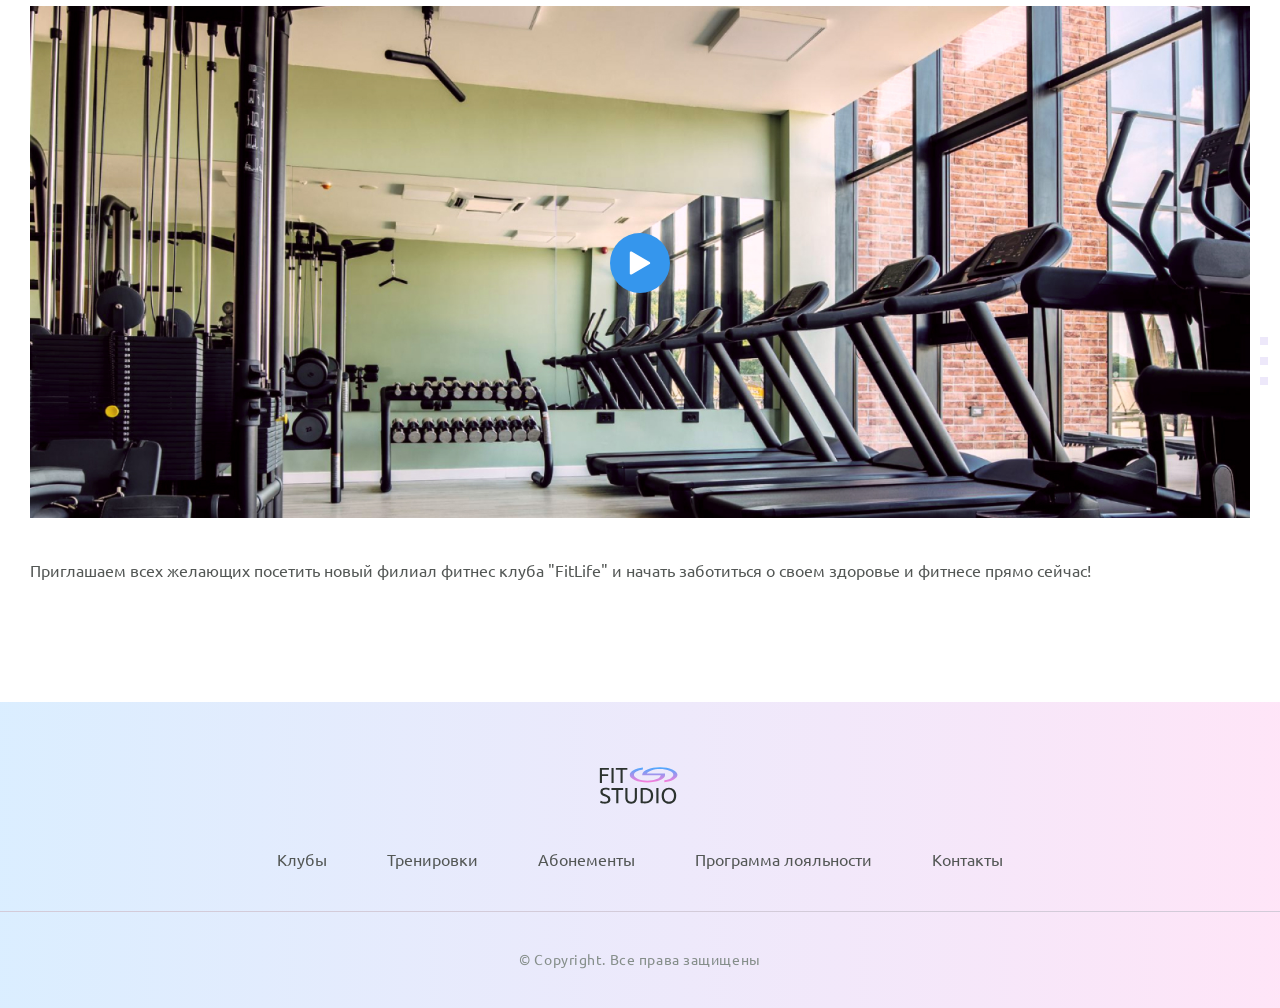
<file: fit-studio3/article.html>
<!DOCTYPE html>
<html lang="ru">
  <head>
    <meta charset="UTF-8" />
    <meta name="viewport" content="width=device-width, initial-scale=1.0" />
    <title>Fit Studio - Открытие нового филиала!</title>
    <link rel="stylesheet" href="./css/normalize.css" />
    <link rel="stylesheet" href="./css/fonts.css" />
    <link rel="stylesheet" href="./css/globals.css" />
    <link rel="stylesheet" href="./css/header.css" />
    <link rel="stylesheet" href="./css/article.css" />
    <link rel="stylesheet" href="./css/footer.css" />
    <link
      rel="icon"
      type="image/svg+xml"
      sizes="128x128"
      href="./images/favicon-icon.svg"
    />
  </head>
  <body>
    <header class="header">
      <div class="container">
        <div class="header-inner">
          <a href="/">
            <img
              src="./images/logo-icon.svg"
              width="84"
              height="45"
              alt="Логотип Fit Studio"
            />
          </a>
          <div class="phone">
            <p>Первое посещение бесплатно</p>
            <a href="tel:+79282822882">+7 (928) 282-28-82</a>
          </div>
        </div>
      </div>
    </header>
    <article class="article">
      <div class="container">
        <h1 class="article-title article-title-large">
          Открытие нового филиала в центре города!
        </h1>
        <p class="article-text">
          Фитнес клуб «Fit.Studio» рад сообщить об открытии нового филиала
          в центре города. Новый клуб расположен в удобном месте, рядом
          с остановками общественного транспорта, что делает его доступным
          для всех жителей города. Новое просторное помещение оборудовано
          современными тренажёрами, зонами для групповых занятий и отдыха,
          а также сауной и бассейном.
        </p>
        <p class="article-text article-mb-1">
          Кроме того, в "FitLife" работают опытные тренеры, которые помогут
          составить индивидуальную программу тренировок и диеты для достижения
          желаемых результатов. Клиенты могут также воспользоваться услугами
          персональных тренировок и консультаций по здоровому образу жизни.
        </p>
        <div class="article-decor-wrapper article-decor-wrapper-1 article-mb-1">
          <img
            class="article-img"
            src="./images/gym-img.jpg"
            width="1220"
            height="512"
            alt="Тренажерный зал"
          />
        </div>
        <h2 class="article-title article-title-medium">Групповые занятия</h2>
        <p class="article-text">
          В новом филиале «Fit.Studio» будут проводиться различные групповые
          занятия. Каждый клиент сможет подобрать подходящий ему вид занятий
          и найти комфортную среду для тренировок.
        </p>
        <ul class="article-list article-text article-mb-1">
          <li class="article-item">Йога</li>
          <li class="article-item">Пилатес</li>
          <li class="article-item">Аэробика</li>
          <li class="article-item">Танцы</li>
          <li class="article-item">Силовые тренировки</li>
        </ul>
        <h2 class="article-title article-title-medium">Обзор нового филиала</h2>
        <div class="article-decor-wrapper article-decor-wrapper-2 article-mb-2">
          <button class="article-play-button">
            <img
              src="./images/play-icon.svg"
              width="24"
              height="24"
              alt="Запустить"
            />
          </button>
          <img
            class="article-img"
            src="./images/gym-img.jpg"
            width="1220"
            height="512"
            alt="Тренажерный зал"
          />
        </div>
        <p class="article-text">
          Приглашаем всех желающих посетить новый филиал фитнес клуба "FitLife"
          и начать заботиться о своем здоровье и фитнесе прямо сейчас!
        </p>
      </div>
    </article>
    <footer class="footer">
      <div class="footer-top">
        <div class="container">
          <a class="footer-logo" href="/">
            <img
              src="./images/logo-icon.svg"
              width="84"
              height="45"
              alt="Логотип Fit Studio"
            />
          </a>
          <nav class="menu">
            <ul>
              <li><a href="#">Клубы</a></li>
              <li><a href="#">Тренировки</a></li>
              <li><a href="#">Абонементы</a></li>
              <li><a href="#">Программа лояльности</a></li>
              <li><a href="#">Контакты</a></li>
            </ul>
          </nav>
        </div>
      </div>
      <div class="container">
        <p class="copyright">&copy; Copyright. Все права защищены</p>
      </div>
    </footer>
  </body>
</html>
</file>
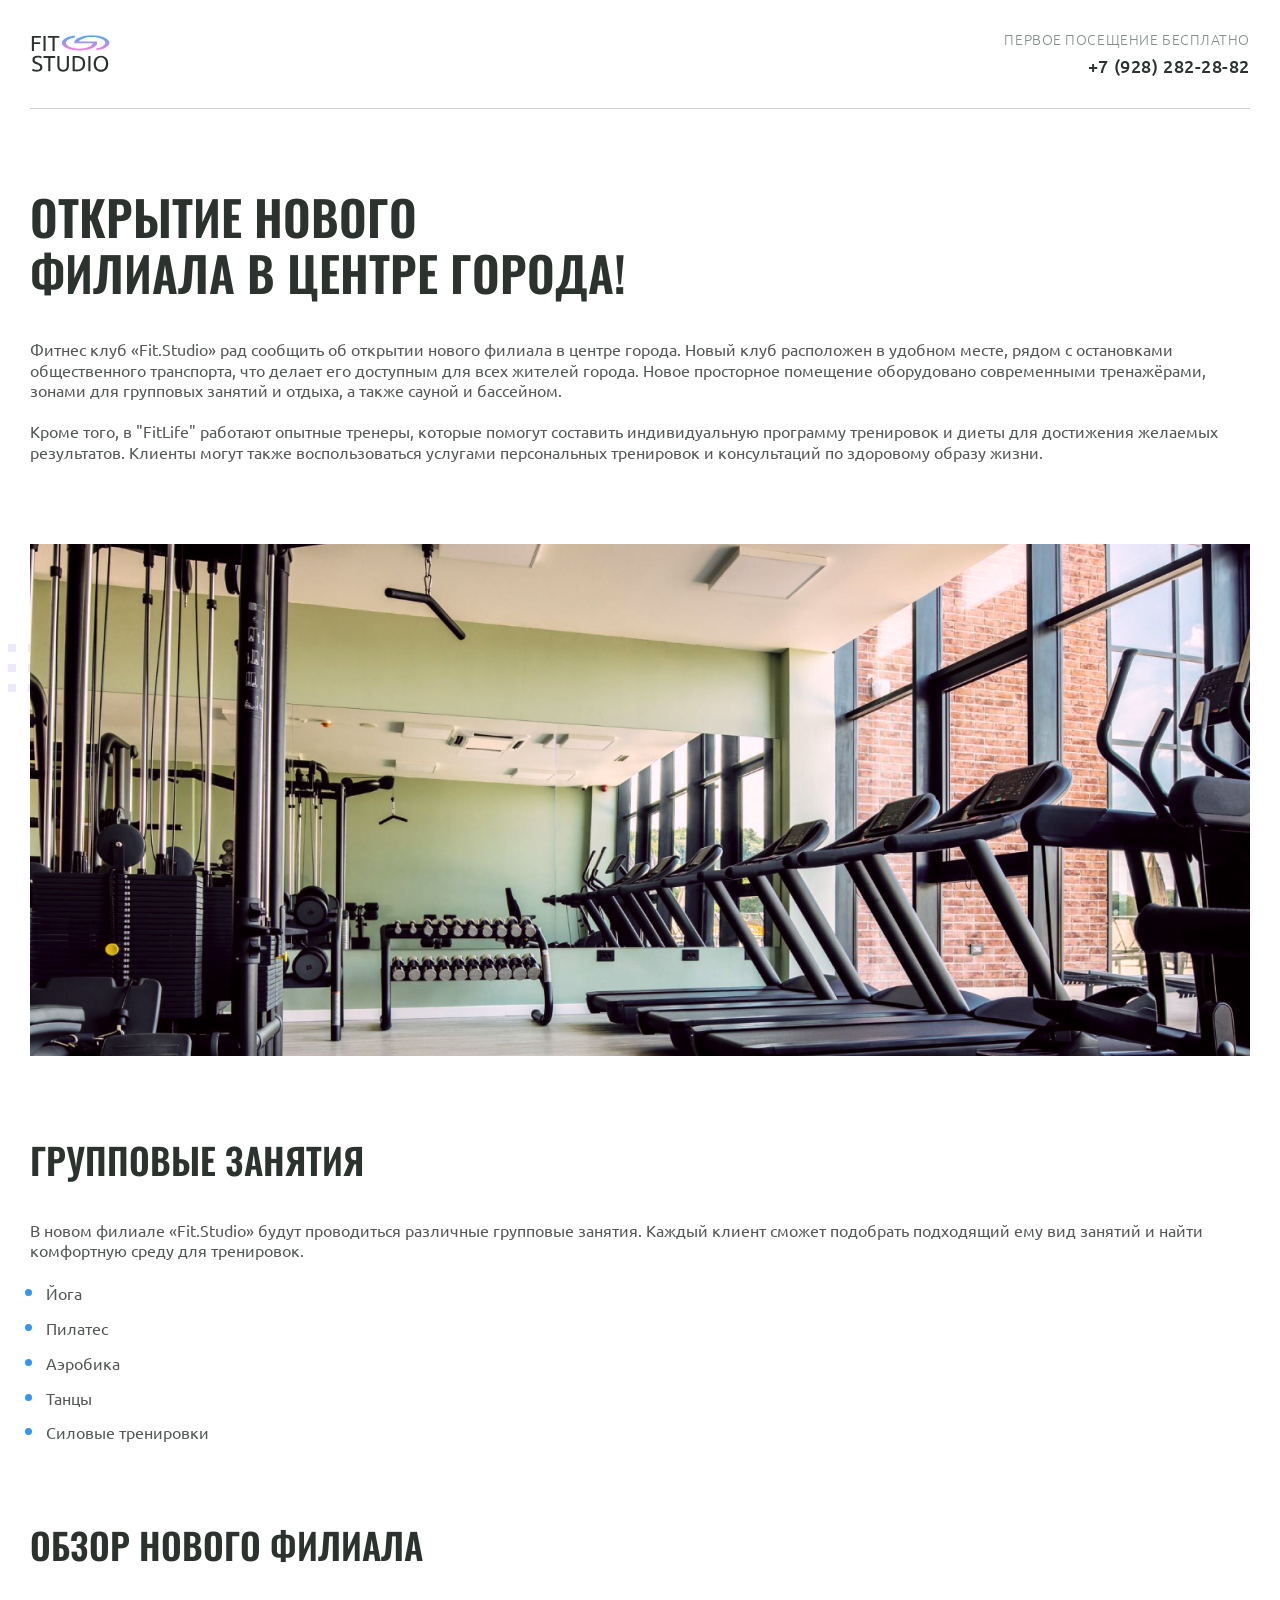
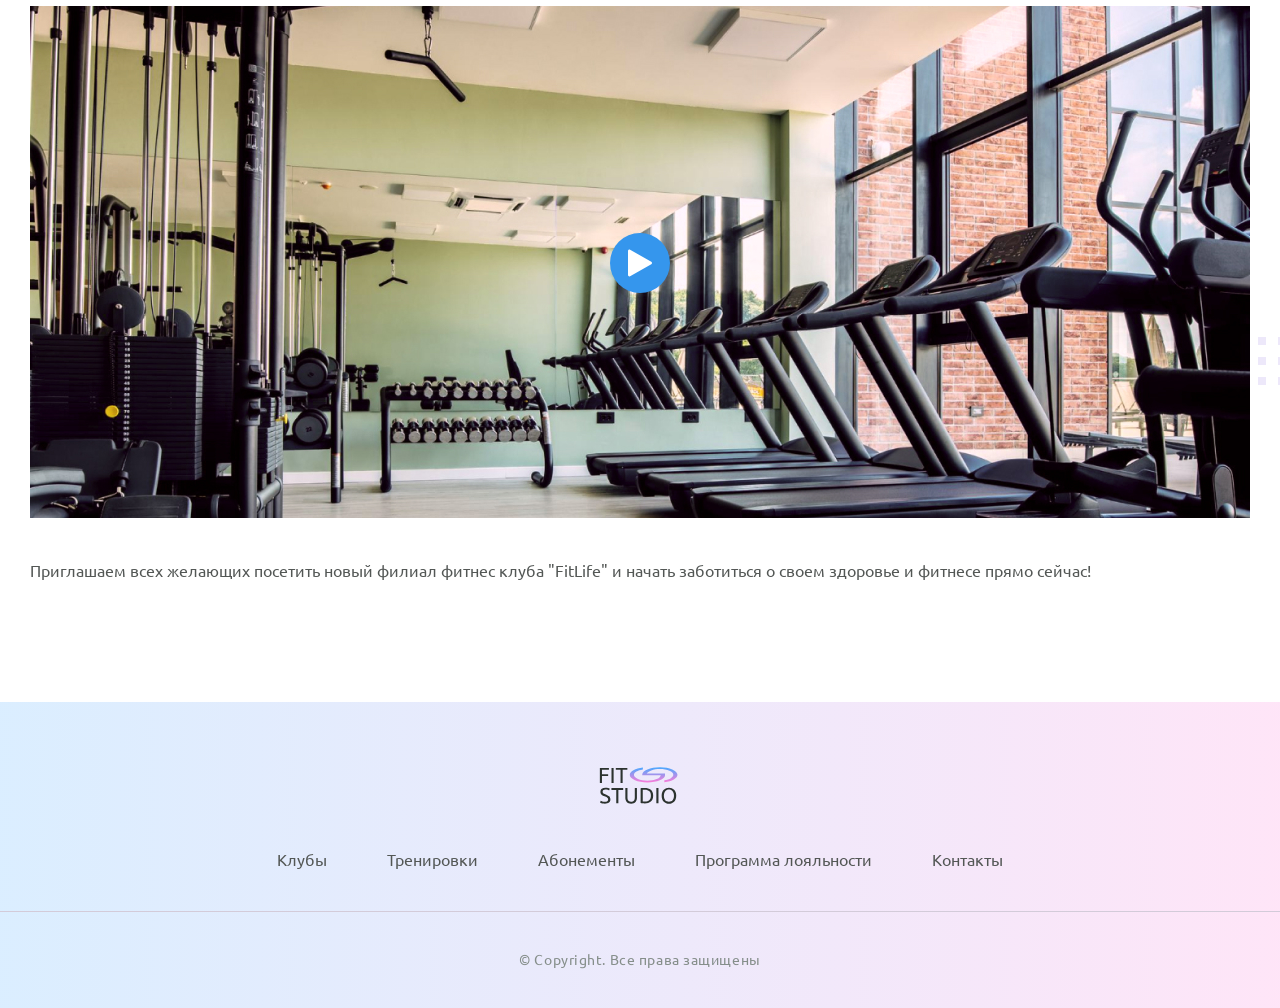
<file: fit-studio6/article.html>
<!DOCTYPE html>
<html lang="ru">
  <head>
    <meta charset="UTF-8" />
    <meta name="viewport" content="width=device-width, initial-scale=1.0" />
    <title>Fit Studio - Открытие нового филиала!</title>
    <link rel="stylesheet" href="./css/normalize.css" />
    <link rel="stylesheet" href="./css/fonts.css" />
    <link rel="stylesheet" href="./css/globals.css" />
    <link rel="stylesheet" href="./css/header.css" />
    <link rel="stylesheet" href="./css/article.css" />
    <link rel="stylesheet" href="./css/footer.css" />
    <link
      rel="icon"
      type="image/svg+xml"
      sizes="128x128"
      href="./images/favicon-icon.svg"
    />
  </head>
  <body>
    <header class="header">
      <div class="container">
        <div class="header-inner">
          <a href="/">
            <img
              src="./images/logo-icon.svg"
              width="84"
              height="45"
              alt="Логотип Fit Studio"
            />
          </a>
          <div class="phone text-sub">
            <p>Первое посещение бесплатно</p>
            <a href="tel:+79282822882">+7 (928) 282-28-82</a>
          </div>
        </div>
      </div>
    </header>
    <article class="article">
      <section class="article-mb-1">
        <div class="container article-mb-1">
          <h1 class="title-large">Открытие нового филиала в центре города!</h1>
          <p class="article-text">
            Фитнес клуб «Fit.Studio» рад сообщить об открытии нового филиала
            в центре города. Новый клуб расположен в удобном месте, рядом
            с остановками общественного транспорта, что делает его доступным
            для всех жителей города. Новое просторное помещение оборудовано
            современными тренажёрами, зонами для групповых занятий и отдыха,
            а также сауной и бассейном.
          </p>
          <p class="article-text">
            Кроме того, в "FitLife" работают опытные тренеры, которые помогут
            составить индивидуальную программу тренировок и диеты для достижения
            желаемых результатов. Клиенты могут также воспользоваться услугами
            персональных тренировок и консультаций по здоровому образу жизни.
          </p>
        </div>
        <div class="article-decor-wrapper article-decor-wrapper-1 decor">
          <div class="container">
            <img
              class="article-img"
              src="./images/gym-img.jpg"
              width="1220"
              height="512"
              alt="Тренажерный зал"
            />
          </div>
        </div>
      </section>
      <section class="article-mb-1">
        <div class="container">
          <h2 class="title-large article-title-medium">Групповые занятия</h2>
          <p class="article-text">
            В новом филиале «Fit.Studio» будут проводиться различные групповые
            занятия. Каждый клиент сможет подобрать подходящий ему вид занятий
            и найти комфортную среду для тренировок.
          </p>
          <ul class="article-list article-text">
            <li class="article-item">Йога</li>
            <li class="article-item">Пилатес</li>
            <li class="article-item">Аэробика</li>
            <li class="article-item">Танцы</li>
            <li class="article-item">Силовые тренировки</li>
          </ul>
        </div>
      </section>

      <section>
        <div class="container">
          <h2 class="title-large article-title-medium">Обзор нового филиала</h2>
        </div>
        <div
          class="article-decor-wrapper article-decor-wrapper-2 article-mb-2 decor"
        >
          <div class="container">
            <button class="article-play-button">
              <img
                src="./images/play-icon.svg"
                width="24"
                height="24"
                alt="Запустить"
              />
            </button>
            <img
              class="article-img"
              src="./images/gym-img.jpg"
              width="1220"
              height="512"
              alt="Тренажерный зал"
            />
          </div>
        </div>
        <div class="container">
          <p class="article-text">
            Приглашаем всех желающих посетить новый филиал фитнес клуба
            "FitLife" и начать заботиться о своем здоровье и фитнесе прямо
            сейчас!
          </p>
        </div>
      </section>
    </article>
    <footer class="footer">
      <div class="footer-top">
        <div class="container">
          <a class="footer-logo" href="/">
            <img
              src="./images/logo-icon.svg"
              width="84"
              height="45"
              alt="Логотип Fit Studio"
            />
          </a>
          <nav class="menu">
            <ul>
              <li><a href="#">Клубы</a></li>
              <li><a href="#">Тренировки</a></li>
              <li><a href="#">Абонементы</a></li>
              <li><a href="#">Программа лояльности</a></li>
              <li><a href="#">Контакты</a></li>
            </ul>
          </nav>
        </div>
      </div>
      <div class="container">
        <p class="copyright">&copy; Copyright. Все права защищены</p>
      </div>
    </footer>
  </body>
</html>
</file>
<file: src/style.css>
*{padding: 0;margin: 0;border: 0;}
*,*:before,*:after{-webkit-box-sizing: border-box;box-sizing: border-box;}
:focus,:active{outline: none;}
a:focus,a:active{outline: none;}
nav,footer,header,aside{display: block;}
html,body{
    height:100%;width:100%;
    font-size:100%;line-height:1;-ms-text-size-adjust:100%;-moz-text-size-adjust:100%;-webkit-text-size-adjust:100%;}
input,button,textarea{font-family:inherit;}
input::-ms-clear{display: none;}
button{cursor: pointer;}
button::-moz-focus-inner{padding:0;border:0;}
a,a:visited{text-decoration: none;}
a:hover{text-decoration: none;}
ul li{list-style: none;}
img{vertical-align: top;}
h1,h2,h3,h4,h5,h6{font-size:inherit;font-weight: inherit;}
a{color:inherit;}



body {
    font-family: "Montserrat",SansSerif;
    color: black;
}

body.overflow {
    overflow: hidden;
}



.layout {
    display: -webkit-box;
    display: -ms-flexbox;
    display: flex;
    min-height: 100vh;
}

.sidebar {
    padding: 40px 24px 40px 0;
    -ms-flex-negative: 0;
    flex-shrink: 0;
    background-color: white;
}



.content {
    -webkit-box-flex: 1;
    -ms-flex-positive: 1;
    flex-grow: 1;
    background-color: #F4F4F4;
}

.container {
    display: -webkit-box;
    display: -ms-flexbox;
    display: flex;
    -webkit-box-orient: vertical;
    -webkit-box-direction: normal;
    -ms-flex-direction: column;
    flex-direction: column;
    -webkit-box-pack: center;
    -ms-flex-pack: center;
    justify-content: center;
    -webkit-box-align: center;
    -ms-flex-align: center;
    align-items: center;
    padding: 150px 60px 80px 60px;
}


.logo {
    margin-left: 60px;
    margin-bottom: 60px;
}

.sidebar__user {
    background-color: #F4F4F4;
    padding: 20px 30px;
    margin-left: 60px;
    margin-bottom: 100px;
    border-radius: 8px;
    border: 1px solid #DADEC9;
}

.sidebar__name {
    color:#161814;
    font-size: 18px;
    font-weight: 500;
    margin-bottom: 6px;
}

.sidebar__text {
    color: #AFB1A7;
    font-size: 13px;
    font-weight: 400;
    line-height: 130%; /* 16.9px */
}

.sidebar__item {
    width: 372px;
}

.sidebar__button {
    display: -webkit-box;
    display: -ms-flexbox;
    display: flex;
    -webkit-box-align: center;
    -ms-flex-align: center;
    align-items: center;
    gap: 10px;
    padding: 20px 60px;
    margin-bottom: 12px;
    border-radius: 0px 100px 100px 0px;
    -webkit-transition: all .5s;
    -o-transition: all .5s;
    transition: all .5s;
    cursor: pointer;
    width: 90%;
    color:#161814;
    font-size: 16px;
    font-weight: 500;
}

.sidebar__button.active , .sidebar__button:hover {
    width: 100%;
    background-color: #DAF765;
}


.content__title {
    color: #161814;
    font-size: 48px;
    font-weight: 700;
    margin-bottom: 40px;
}

.content__list {
    display: -webkit-box;
    display: -ms-flexbox;
    display: flex;
    -webkit-box-align: center;
    -ms-flex-align: center;
    align-items: center;
    -ms-flex-wrap: wrap;
    flex-wrap: wrap;
    gap: 20px;
}



.content__list-item  {
    cursor: pointer;
    padding: 12px 18px;
    background-color: #fff;
    border-radius: 10px;
    border: 1px solid #DADEC9;
    -webkit-transition: all .3s;
    -o-transition: all .3s;
    transition: all .3s;
}

.content__list-item:hover,.content__list-diplom:hover {
    background-color: #AFB1A7;
}

li a {
    padding: 12px 18px;

}


.content__list-diplom {
    -webkit-transition: all .3s;
    -o-transition: all .3s;
    transition: all .3s;
    display: inline-block;
    padding: 12px 18px;
    background-color: #fff;
    border-radius: 10px;
    border: 1px solid #DADEC9;
}

.content__decor {
    display: -webkit-box;
    display: -ms-flexbox;
    display: flex;
    -webkit-box-align: center;
    -ms-flex-align: center;
    align-items: center;
}

.content__decor-text {
    color:#BEDD44;
    font-size: 36px;
    font-weight: 700;
    line-height: 110%; /* 39.6px */
}

.content__block {
    max-width: 1200px;
}

.content__block.hidden {
    display: none;
}

.content__decor-img img{
    width: 100%;
}

.burger {
    display: none;
    padding: 5px;
    position: fixed;
    top: 3%;
    right: 7%;
    width: 40px;
    height: 40px;
    background-color: #161814;
    border-radius: 50%;
    z-index: 10;
    border: 1px solid #DAF765;
}

@media (max-width: 768px) {
    .burger {
        display: block;
    }

    .sidebar {
        -webkit-transition: all .3s;
        -o-transition: all .3s;
        transition: all .3s;
        -webkit-transform: translateX(-100%);
        -ms-transform: translateX(-100%);
        transform: translateX(-100%);
        position: fixed;
        top: 0;
        left: 0;
        bottom: 0;
        z-index: 5;
    }

    .sidebar.show {
        -webkit-transform: translateX(0%);
        -ms-transform: translateX(0%);
        transform: translateX(0%);
    }

    .overlay {
        opacity: 0;
        pointer-events: none;
        -webkit-transition: all .3s;
        -o-transition: all .3s;
        transition: all .3s;
        position: absolute;
        top: 0;
        right: 0;
        left: 0;
        bottom: 0;
        z-index: 3;
        background-color: #000000e0;
    }

    .overlay.show {
        opacity: 1;
        pointer-events: all;
    }

    .container {
        padding: 40px 20px;
        min-height: 100%;
    }

    .content__decor {
        margin-top: 20px;
        -webkit-box-orient: vertical;
        -webkit-box-direction: normal;
        -ms-flex-direction: column;
        flex-direction: column;
    }
}

@media (max-width: 400px) {
    .sidebar__user {
        margin-left: 0;
    }
}
</file>
<file: fit-studio 4/css/fonts.css>
@font-face {
  font-family: "Ubuntu";
  src: local("Ubuntu"), url("../fonts/UbuntuLight.woff2") format("woff2");
  font-weight: 300;
  font-style: normal;
  font-display: swap;
}

@font-face {
  font-family: "Ubuntu";
  src: local("Ubuntu"), url("../fonts/UbuntuRegular.woff2") format("woff2");
  font-weight: 400;
  font-style: normal;
  font-display: swap;
}

@font-face {
  font-family: "Ubuntu";
  src: local("Ubuntu"), url("../fonts/UbuntuMedium.woff2") format("woff2");
  font-weight: 500;
  font-style: normal;
  font-display: swap;
}

@font-face {
  font-family: "Oswald";
  src: local("Oswald"), url("../fonts/OswaldMedium.woff2") format("woff2");
  font-weight: 500;
  font-style: normal;
  font-display: swap;
}

@font-face {
  font-family: "Oswald";
  src: local("Oswald"), url("../fonts/OswaldSemiBold.woff2") format("woff2");
  font-weight: 600;
  font-style: normal;
  font-display: swap;
}
</file>
<file: fit-studio 4/css/globals.css>
html {
  font-family: Ubuntu, sans-serif;
  font-weight: 400;
}

*,
*::before,
*::after {
  box-sizing: border-box;
}

body {
  display: flex;
  flex-direction: column;
  min-height: 100vh;
}

h1,
h2,
h3,
h4,
h5,
h6,
p {
  margin: 0;
}

a {
  text-decoration: none;
}

.container {
  max-width: 1250px;
  margin: 0 auto;
  padding: 0 15px;
}

.text {
  font-weight: 400;
  font-size: 16px;
  line-height: 130%;
  color: #535755;
}

.button {
  display: inline-block;
  padding: 19px 32px;
  font-weight: 500;
  font-size: 15px;
  line-height: 130%;
  letter-spacing: 0.02em;
  text-transform: uppercase;
  text-align: center;
  color: #fff;
  background-color: #3596ed;
  transition: opacity 0.2s;
}

.button:hover {
  opacity: 0.85;
}

.section {
  margin-bottom: 140px;
}

.title-large {
  max-width: 596px;
  margin-bottom: 40px;
  font-family: Oswald, sans-serif;
  font-weight: 600;
  font-size: 48px;
  line-height: 115%;
  text-transform: uppercase;
  color: #2c332f;
}

.text-sub {
  font-weight: 300;
  font-size: 14px;
  letter-spacing: 0.04em;
  text-transform: uppercase;
  color: #858e8a;
}
</file>
<file: fit-studio 4/css/header.css>
.header-inner {
  display: flex;
  justify-content: space-between;
  align-items: center;
  gap: 10px;
  padding-top: 30px;
  padding-bottom: 30px;
  border-bottom: 1px solid #d3cbd9;
}

.phone {
  text-align: right;
}

.phone p {
  margin-bottom: 8px;
}

.phone a {
  font-weight: 500;
  font-size: 18px;
  color: #2c332f;
  transition: color 0.2s;
}

.phone a:hover {
  color: #3596ed;
}
</file>
<file: fit-studio 4/css/index.css>
.hero {
  position: relative;
  padding-top: 80px;
}

.hero::after {
  content: "";
  position: absolute;
  bottom: 106px;
  z-index: -1;
  width: 100%;
  height: 48px;
  background: url("../images/decor-large-icon.svg") repeat-x;
}

.hero-container {
  display: flex;
  align-items: center;
  gap: 28px;
}

.hero h1 {
  margin-bottom: 40px;
  font-family: Oswald, sans-serif;
  font-weight: 600;
  font-size: 62px;
  line-height: 115%;
  text-transform: uppercase;
  color: #2c332f;
}

.hero h1 strong {
  font-weight: 600;
  color: #3596ed;
}

.hero-info .text {
  max-width: 440px;
  margin-bottom: 140px;
}

.hero-images {
  position: relative;
  display: flex;
}

.hero-choose {
  position: absolute;
  top: 40px;
  left: 50%;
  transform: translateX(-50%);
  max-width: 161px;
  padding: 22px;
  background: rgb(255 255 255 / 0.9);
  border: 1px solid #535755;
  text-align: center;
}

.news-container {
  display: flex;
  gap: 28px;
}

.news-article {
  display: flex;
  flex-direction: column;
  max-width: 284px;
  background-color: #fff;
  border: 1px solid #d3cbd9;
  overflow: hidden;
}

.news-article img {
  display: block;
}

.news-info {
  padding: 20px 20px 0;
  margin-bottom: 12px;
}

.news-date {
  display: inline-block;
  margin-bottom: 8px;
}

.news-article footer {
  padding: 0 20px 20px;
  margin-top: auto;
}

.news-link {
  display: inline-flex;
  align-items: center;
  gap: 8px;
  font-weight: 400;
  font-size: 16px;
  line-height: 130%;
  color: #3596ed;
}

.news-link::after {
  content: "";
  display: inline-block;
  width: 22px;
  height: 9px;
  background-image: url("../images/arrow-right-icon.svg");
  transition: transform 0.2s;
}

.news-link:hover::after {
  transform: translateX(5px);
}
</file>
<file: fit-studio 4/css/footer.css>
.footer {
  padding: 60px 0 40px;
  margin-top: auto;
  background-image: linear-gradient(
    90deg,
    rgba(73, 169, 255, 0.2) 0%,
    rgba(252, 124, 217, 0.2) 100%
  );
  text-align: center;
}

.footer-top {
  padding-bottom: 40px;
  margin-bottom: 40px;
  border-bottom: 1px solid #d3cbd9;
}

.footer-logo {
  display: inline-block;
  margin-bottom: 40px;
}

.menu ul {
  display: flex;
  justify-content: center;
  align-items: center;
  gap: 60px;
  list-style: none;
  margin: 0;
  padding: 0;
}

.menu a {
  font-weight: 400;
  font-size: 16px;
  line-height: 130%;
  color: #535755;
  transition: color 0.2s;
}

.menu a:hover {
  color: #3596ed;
}

.copyright {
  font-weight: 400;
  font-size: 14px;
  letter-spacing: 0.04em;
  color: #858e8a;
}
</file>
<file: fit-studio5/css/fonts.css>
@font-face {
  font-family: "Ubuntu";
  src: local("Ubuntu"), url("../fonts/UbuntuLight.woff2") format("woff2");
  font-weight: 300;
  font-style: normal;
  font-display: swap;
}

@font-face {
  font-family: "Ubuntu";
  src: local("Ubuntu"), url("../fonts/UbuntuRegular.woff2") format("woff2");
  font-weight: 400;
  font-style: normal;
  font-display: swap;
}

@font-face {
  font-family: "Ubuntu";
  src: local("Ubuntu"), url("../fonts/UbuntuMedium.woff2") format("woff2");
  font-weight: 500;
  font-style: normal;
  font-display: swap;
}

@font-face {
  font-family: "Oswald";
  src: local("Oswald"), url("../fonts/OswaldMedium.woff2") format("woff2");
  font-weight: 500;
  font-style: normal;
  font-display: swap;
}

@font-face {
  font-family: "Oswald";
  src: local("Oswald"), url("../fonts/OswaldSemiBold.woff2") format("woff2");
  font-weight: 600;
  font-style: normal;
  font-display: swap;
}
</file>
<file: fit-studio5/css/globals.css>
html {
  font-family: Ubuntu, sans-serif;
  font-weight: 400;
}

*,
*::before,
*::after {
  box-sizing: border-box;
}

body {
  display: flex;
  flex-direction: column;
  min-height: 100vh;
}

h1,
h2,
h3,
h4,
h5,
h6,
p {
  margin: 0;
}

a {
  text-decoration: none;
}

a,
button {
  outline: none;
}

.container {
  max-width: 1250px;
  margin: 0 auto;
  padding: 0 15px;
}

.text {
  font-weight: 400;
  font-size: 16px;
  line-height: 130%;
  color: #535755;
}

.button {
  display: inline-block;
  padding: 19px 32px;
  font-weight: 500;
  font-size: 15px;
  line-height: 130%;
  letter-spacing: 0.02em;
  text-transform: uppercase;
  text-align: center;
  color: #fff;
  background-color: #3596ed;
  transition: opacity 0.2s, background-color 0.2s;
}

.button:hover {
  opacity: 0.85;
}

.button:not(:disabled):active {
  background-color: #2d82cd;
}

button.button:disabled {
  opacity: 0.65;
  cursor: default;
}

.section {
  margin-bottom: 140px;
}

.title-large {
  max-width: 596px;
  margin-bottom: 40px;
  font-family: Oswald, sans-serif;
  font-weight: 600;
  font-size: 48px;
  line-height: 115%;
  text-transform: uppercase;
  color: #2c332f;
}

.title-medium {
  font-family: Oswald, sans-serif;
  font-weight: 500;
  font-size: 24px;
  line-height: 115%;
  text-transform: uppercase;
  color: #2c332f;
}

.text-sub {
  font-weight: 300;
  font-size: 14px;
  letter-spacing: 0.04em;
  text-transform: uppercase;
  color: #858e8a;
}

a:focus-visible,
button:focus-visible,
summary:focus-visible {
  outline: 2px solid #3596ed;
  outline-offset: 1px;
}
</file>
<file: fit-studio5/css/header.css>
.header-inner {
  display: flex;
  justify-content: space-between;
  align-items: center;
  gap: 10px;
  padding-top: 30px;
  padding-bottom: 30px;
  border-bottom: 1px solid #d3cbd9;
}

.phone {
  text-align: right;
}

.phone p {
  margin-bottom: 8px;
}

.phone a {
  font-weight: 500;
  font-size: 18px;
  color: #2c332f;
  transition: color 0.2s;
}

.phone a:hover {
  color: #3596ed;
}
</file>
<file: fit-studio5/css/index.css>
.hero {
  position: relative;
  padding-top: 80px;
}

.hero::after {
  content: "";
  position: absolute;
  bottom: 106px;
  z-index: -1;
  width: 100%;
  height: 48px;
  background: url("../images/decor-large-icon.svg") repeat-x;
}

.hero-container {
  display: flex;
  align-items: center;
  gap: 28px;
}

.hero h1 {
  margin-bottom: 40px;
  font-family: Oswald, sans-serif;
  font-weight: 600;
  font-size: 62px;
  line-height: 115%;
  text-transform: uppercase;
  color: #2c332f;
}

.hero h1 strong {
  font-weight: 600;
  color: #3596ed;
}

.hero-info .text {
  max-width: 440px;
  margin-bottom: 140px;
}

.hero-images {
  position: relative;
  display: flex;
}

.hero-choose {
  position: absolute;
  top: 40px;
  left: 50%;
  transform: translateX(-50%);
  max-width: 161px;
  padding: 22px;
  background: rgb(255 255 255 / 0.9);
  border: 1px solid #535755;
  text-align: center;
}

.news-container {
  display: flex;
  gap: 28px;
}

.news-article {
  display: flex;
  flex-direction: column;
  max-width: 284px;
  background-color: #fff;
  border: 1px solid #d3cbd9;
  overflow: hidden;
}

.news-article img {
  display: block;
}

.news-info {
  padding: 20px 20px 0;
  margin-bottom: 12px;
}

.news-date {
  display: inline-block;
  margin-bottom: 8px;
}

.news-article footer {
  padding: 0 20px 20px;
  margin-top: auto;
}

.news-link {
  display: inline-flex;
  align-items: center;
  gap: 8px;
  font-weight: 400;
  font-size: 16px;
  line-height: 130%;
  color: #3596ed;
}

.news-link::after {
  content: "";
  display: inline-block;
  width: 22px;
  height: 9px;
  background-image: url("../images/arrow-right-icon.svg");
  transition: transform 0.2s;
}

.news-link:hover::after {
  transform: translateX(5px);
}

.faq {
  position: relative;
}

.faq::before {
  content: "";
  position: absolute;
  top: 215px;
  z-index: -1;
  width: calc(50% - 250px);
  height: 48px;
  background: url("../images/decor-large-icon.svg") repeat-x;
}

.faq-container {
  display: flex;
  gap: 28px;
}

details {
  margin-bottom: 20px;
  border-block: 1px solid #d3cbd9;
}

details[open] summary::after {
  transform: rotate(180deg);
}

summary {
  display: flex;
  align-items: center;
  justify-content: space-between;
  gap: 10px;
  list-style: none;
  padding: 20px;
  cursor: pointer;
}

summary::after {
  content: "";
  display: inline-block;
  width: 17px;
  height: 22px;
  background: url("../images/arrow-down-icon.svg") no-repeat center / cover;
}

summary::-webkit-details-marker {
  display: none;
}

details > p {
  padding: 0 20px 20px;
}
</file>
<file: fit-studio5/css/footer.css>
.footer {
  padding: 60px 0 40px;
  margin-top: auto;
  background-image: linear-gradient(
    90deg,
    rgba(73, 169, 255, 0.2) 0%,
    rgba(252, 124, 217, 0.2) 100%
  );
  text-align: center;
}

.footer-top {
  padding-bottom: 40px;
  margin-bottom: 40px;
  border-bottom: 1px solid #d3cbd9;
}

.footer-logo {
  display: inline-block;
  margin-bottom: 40px;
}

.menu ul {
  display: flex;
  justify-content: center;
  align-items: center;
  gap: 60px;
  list-style: none;
  margin: 0;
  padding: 0;
}

.menu a {
  font-weight: 400;
  font-size: 16px;
  line-height: 130%;
  color: #535755;
  transition: color 0.2s;
}

.menu a:hover {
  color: #3596ed;
}

.copyright {
  font-weight: 400;
  font-size: 14px;
  letter-spacing: 0.04em;
  color: #858e8a;
}
</file>
<file: fit-studio6/css/fonts.css>
@font-face {
  font-family: "Ubuntu";
  src: local("Ubuntu"), url("../fonts/UbuntuLight.woff2") format("woff2");
  font-weight: 300;
  font-style: normal;
  font-display: swap;
}

@font-face {
  font-family: "Ubuntu";
  src: local("Ubuntu"), url("../fonts/UbuntuRegular.woff2") format("woff2");
  font-weight: 400;
  font-style: normal;
  font-display: swap;
}

@font-face {
  font-family: "Ubuntu";
  src: local("Ubuntu"), url("../fonts/UbuntuMedium.woff2") format("woff2");
  font-weight: 500;
  font-style: normal;
  font-display: swap;
}

@font-face {
  font-family: "Oswald";
  src: local("Oswald"), url("../fonts/OswaldMedium.woff2") format("woff2");
  font-weight: 500;
  font-style: normal;
  font-display: swap;
}

@font-face {
  font-family: "Oswald";
  src: local("Oswald"), url("../fonts/OswaldSemiBold.woff2") format("woff2");
  font-weight: 600;
  font-style: normal;
  font-display: swap;
}
</file>
<file: fit-studio6/css/globals.css>
html {
  font-family: Ubuntu, sans-serif;
  font-weight: 400;
}

*,
*::before,
*::after {
  -webkit-box-sizing: border-box;
  box-sizing: border-box;
}

body {
  display: -webkit-box;
  display: -ms-flexbox;
  display: flex;
  -webkit-box-orient: vertical;
  -webkit-box-direction: normal;
  -ms-flex-direction: column;
  flex-direction: column;
  min-width: 375px;
  min-height: 100vh;
}

h1,
h2,
h3,
h4,
h5,
h6,
p {
  margin: 0;
}

a {
  text-decoration: none;
}

img {
  max-width: 100%;
  height: auto;
  -o-object-fit: cover;
  object-fit: cover;
}

a,
button {
  outline: none;
}

.container {
  max-width: 1250px;
  margin: 0 auto;
  padding: 0 15px;
}

.text {
  font-weight: 400;
  font-size: 16px;
  line-height: 130%;
  color: #535755;
}

.button {
  display: inline-block;
  padding: 19px 32px;
  font-weight: 500;
  font-size: 15px;
  line-height: 130%;
  letter-spacing: 0.02em;
  text-transform: uppercase;
  text-align: center;
  color: #fff;
  background-color: #3596ed;
  -webkit-transition: opacity 0.2s, background-color 0.2s;
  -o-transition: opacity 0.2s, background-color 0.2s;
  transition: opacity 0.2s, background-color 0.2s;
}

.button:hover {
  opacity: 0.85;
}

.button:not(:disabled):active {
  background-color: #2d82cd;
}

button.button:disabled {
  opacity: 0.65;
  cursor: default;
}

.section {
  margin-bottom: 140px;
}

.title-large {
  max-width: 596px;
  margin-bottom: 40px;
  font-family: Oswald, sans-serif;
  font-weight: 600;
  font-size: 48px;
  line-height: 115%;
  text-transform: uppercase;
  color: #2c332f;
}

.title-medium {
  font-family: Oswald, sans-serif;
  font-weight: 500;
  font-size: 24px;
  line-height: 115%;
  text-transform: uppercase;
  color: #2c332f;
}

.text-sub {
  font-weight: 300;
  font-size: 14px;
  letter-spacing: 0.04em;
  text-transform: uppercase;
  color: #858e8a;
}

.decor::before {
  content: "";
  position: absolute;
  z-index: -1;
  width: calc(50% - 250px);
  height: 48px;
  background: url("../images/decor-icon.svg") repeat-x;
}

a:focus-visible,
button:focus-visible,
summary:focus-visible {
  outline: 2px solid #3596ed;
  outline-offset: 1px;
}

@media (width <= 992px) {
  .container {
    max-width: 768px;
  }
}

@media (width <= 768px) {
  .container {
    max-width: 576px;
  }

  .title-large {
    font-size: 40px;
    margin-bottom: 30px;
  }

  .home-page .title-large {
    max-width: inherit;
    text-align: center;
  }

  .title-medium {
    font-size: 22px;
  }
}

@media (width <= 576px) {
  .section {
    margin-bottom: 80px;
  }

  .title-large {
    font-size: 32px;
  }

  .title-medium {
    font-size: 18px;
  }
}
</file>
<file: fit-studio6/css/header.css>
.header-inner {
  display: flex;
  justify-content: space-between;
  align-items: center;
  gap: 10px;
  padding-top: 30px;
  padding-bottom: 30px;
  border-bottom: 1px solid #d3cbd9;
}

.phone {
  text-align: right;
}

.phone p {
  margin-bottom: 8px;
}

.phone a {
  font-weight: 500;
  font-size: 18px;
  color: #2c332f;
  transition: color 0.2s;
}

.phone a:hover {
  color: #3596ed;
}
</file>
<file: fit-studio6/css/index.css>
.hero {
  position: relative;
  padding-top: 80px;
}

.hero::before {
  bottom: 106px;
  width: 100%;
}

.hero-container {
  display: -webkit-box;
  display: -ms-flexbox;
  display: flex;
  gap: 28px;
}

.hero h1 {
  margin-bottom: 40px;
  font-family: Oswald, sans-serif;
  font-weight: 600;
  font-size: 62px;
  line-height: 115%;
  text-transform: uppercase;
  color: #2c332f;
}

.hero h1 strong {
  font-weight: 600;
  color: #3596ed;
}

.hero-info {
  max-width: 492px;
}

.hero-info .text {
  max-width: 440px;
  margin-bottom: 140px;
}

.hero-images {
  position: relative;
  display: -webkit-box;
  display: -ms-flexbox;
  display: flex;
}

.hero-choose {
  position: absolute;
  top: 40px;
  left: 50%;
  -webkit-transform: translateX(-50%);
  -ms-transform: translateX(-50%);
  transform: translateX(-50%);
  max-width: 161px;
  padding: 22px;
  background: rgb(255 255 255 / 0.9);
  border: 1px solid #535755;
  text-align: center;
}

.news-container {
  display: -webkit-box;
  display: -ms-flexbox;
  display: flex;
  gap: 28px;
}

.news-article {
  display: -webkit-box;
  display: -ms-flexbox;
  display: flex;
  -webkit-box-orient: vertical;
  -webkit-box-direction: normal;
  -ms-flex-direction: column;
  flex-direction: column;
  max-width: 284px;
  -webkit-box-flex: 1;
  -ms-flex: 1 1 25%;
  flex: 1 1 25%;
  background-color: #fff;
  border: 1px solid #d3cbd9;
  overflow: hidden;
}

.news-article img {
  display: block;
}

.news-info {
  padding: 20px 20px 0;
  margin-bottom: 12px;
}

.news-date {
  display: inline-block;
  margin-bottom: 8px;
}

.news-article footer {
  padding: 0 20px 20px;
  margin-top: auto;
}

.news-link {
  display: -webkit-inline-box;
  display: -ms-inline-flexbox;
  display: inline-flex;
  -webkit-box-align: center;
  -ms-flex-align: center;
  align-items: center;
  gap: 8px;
  font-weight: 400;
  font-size: 16px;
  line-height: 130%;
  color: #3596ed;
}

.news-link::after {
  content: "";
  display: inline-block;
  width: 22px;
  height: 9px;
  background-image: url("../images/arrow-right-icon.svg");
  -webkit-transition: -webkit-transform 0.2s;
  transition: -webkit-transform 0.2s;
  -o-transition: transform 0.2s;
  transition: transform 0.2s;
  transition: transform 0.2s, -webkit-transform 0.2s;
}

.news-link:hover::after {
  -webkit-transform: translateX(5px);
  -ms-transform: translateX(5px);
  transform: translateX(5px);
}

.faq {
  position: relative;
}

.faq::before {
  top: 215px;
}

.faq-container {
  display: -webkit-box;
  display: -ms-flexbox;
  display: flex;
  -webkit-box-align: start;
  -ms-flex-align: start;
  align-items: flex-start;
  gap: 28px;
}

details {
  margin-bottom: 20px;
  border-block: 1px solid #d3cbd9;
}

details:last-child {
  margin-bottom: 0;
}

details[open] summary::after {
  -webkit-transform: rotate(180deg);
  -ms-transform: rotate(180deg);
  transform: rotate(180deg);
}

summary {
  display: -webkit-box;
  display: -ms-flexbox;
  display: flex;
  -webkit-box-align: center;
  -ms-flex-align: center;
  align-items: center;
  -webkit-box-pack: justify;
  -ms-flex-pack: justify;
  justify-content: space-between;
  gap: 10px;
  list-style: none;
  padding: 20px;
  cursor: pointer;
}

summary::after {
  content: "";
  display: inline-block;
  -ms-flex-negative: 0;
  flex-shrink: 0;
  width: 17px;
  height: 22px;
  background: url("../images/arrow-down-icon.svg") no-repeat center / cover;
}

summary::-webkit-details-marker {
  display: none;
}

details > p {
  padding: 0 20px 20px;
}

@media (width <= 1440px) {
  .hero-images img {
    width: 50%;
  }
}

@media (width <= 992px) {
  .hero::after {
    display: none;
  }

  .hero-container {
    -webkit-box-orient: vertical;
    -webkit-box-direction: normal;
    -ms-flex-direction: column;
    flex-direction: column;
    -webkit-box-align: center;
    -ms-flex-align: center;
    align-items: center;
  }

  .hero-info {
    text-align: center;
  }

  .hero h1 {
    margin-bottom: 30px;
    font-size: 52px;
  }

  .hero-info .text {
    max-width: inherit;
    margin-bottom: 30px;
  }

  .news-container {
    -ms-flex-wrap: wrap;
    flex-wrap: wrap;
    -webkit-box-pack: center;
    -ms-flex-pack: center;
    justify-content: center;
    gap: 20px;
  }

  .news-article {
    -ms-flex-preferred-size: 50%;
    flex-basis: 50%;
    max-width: 350px;
  }

  .news-article img {
    width: 100%;
  }

  .faq::before {
    display: none;
  }

  .faq-container {
    -webkit-box-orient: vertical;
    -webkit-box-direction: reverse;
    -ms-flex-direction: column-reverse;
    flex-direction: column-reverse;
    -webkit-box-align: center;
    -ms-flex-align: center;
    align-items: center;
  }
}

@media (width <= 768px) {
  .hero h1 {
    font-size: 50px;
  }

  .news-article {
    -ms-flex-preferred-size: 100%;
    flex-basis: 100%;
    max-width: 400px;
  }
}

@media (width <= 576px) {
  .hero {
    padding-top: 60px;
  }

  .hero-info {
    max-width: 410px;
  }

  .hero h1 {
    font-size: 42px;
  }

  .hero-choose {
    max-width: 125px;
    padding: 10px;
    font-size: 14px;
  }
}
</file>
<file: fit-studio6/css/footer.css>
.footer {
  padding: 60px 0 40px;
  margin-top: auto;
  background-image: -webkit-gradient(
    linear,
    left top,
    right top,
    from(rgba(73, 169, 255, 0.2)),
    to(rgba(252, 124, 217, 0.2))
  );
  background-image: -o-linear-gradient(
    left,
    rgba(73, 169, 255, 0.2) 0%,
    rgba(252, 124, 217, 0.2) 100%
  );
  background-image: linear-gradient(
    90deg,
    rgba(73, 169, 255, 0.2) 0%,
    rgba(252, 124, 217, 0.2) 100%
  );
  text-align: center;
}

.footer-top {
  padding-bottom: 40px;
  margin-bottom: 40px;
  border-bottom: 1px solid #d3cbd9;
}

.footer-logo {
  display: inline-block;
  margin-bottom: 40px;
}

.menu ul {
  display: -webkit-box;
  display: -ms-flexbox;
  display: flex;
  -webkit-box-pack: center;
  -ms-flex-pack: center;
  justify-content: center;
  -webkit-box-align: center;
  -ms-flex-align: center;
  align-items: center;
  gap: 60px;
  list-style: none;
  margin: 0;
  padding: 0;
}

.menu a {
  font-weight: 400;
  font-size: 16px;
  line-height: 130%;
  color: #535755;
  -webkit-transition: color 0.2s;
  -o-transition: color 0.2s;
  transition: color 0.2s;
}

.menu a:hover {
  color: #3596ed;
}

.copyright {
  font-weight: 400;
  font-size: 14px;
  letter-spacing: 0.04em;
  color: #858e8a;
}

@media (width <= 768px) {
  .menu ul {
    -webkit-box-orient: vertical;
    -webkit-box-direction: normal;
    -ms-flex-direction: column;
    flex-direction: column;
    gap: 25px;
  }
}

@media (width <= 576px) {
  .footer {
    padding-top: 40px;
  }
}
</file>
<file: form/css/style.css>
* {
  box-sizing: border-box;
}

body {
  display: flex;
  justify-content: center;
  align-items: center;
  font-family: sans-serif;
  min-height: 100vh;
}

.form {
  border: 1px solid #333;
  border-radius: 6px;
  max-width: 400px;
  width: 100%;
  padding: 30px;
}

.form-group {
  border: none;
  padding: 0;
}

.form-group-title {
  font-weight: 700;
  padding: 0;
  margin-bottom: 15px;
}

.label {
  display: inline-block;
  margin-bottom: 10px;
}

.textarea {
  max-height: 150px;
  min-height: 30px;
  resize: vertical;
}

.input,
.textarea {
  border: 1px solid #333;
  border-radius: 6px;
  width: 100%;
  padding: 5px 12px;
  margin-bottom: 20px;
  outline: none;
}

.input:disabled,
.textarea:disabled {
  opacity: 0.5;
}

.checkbox-label {
  padding-left: 22px;
}

.checkbox {
  position: absolute;
  appearance: none;
  outline: none;
}

.checkbox::after {
  content: "";
  position: absolute;
  width: 16px;
  height: 16px;
  margin-left: -22px;
  border: 1px solid #333;
  border-radius: 4px;
  cursor: pointer;
}

.checkbox:checked::after {
  background: url("../images/check-icon.svg") no-repeat center, #9e1fff;
}

.checkbox-text {
  font-size: 14px;
}

.button {
  border: none;
  border-radius: 6px;
  padding: 6px 18px;
  background-color: #9e1fff;
  color: #fff;
  cursor: pointer;
  transition: opacity 0.2s;
}

.button:hover {
  opacity: 0.85;
}

.button:not(:disabled):active {
  background-color: #8719db;
}

.button:disabled,
.checkbox:disabled::after {
  opacity: 0.5;
  cursor: not-allowed;
}

.input:focus-visible,
.textarea:focus-visible,
.checkbox:focus-visible::after,
.button:focus-visible {
  outline: 2px solid #9e1fff;
  outline-offset: 1px;
}
</file>
<file: Пр5/style.css>
body {
  min-width: 375px;
  margin: 0;
}
* {
  box-sizing: border-box;
}
.wrapper {
  display: grid;
  min-height: 100vh;
  grid-template-columns: repeat(12, 1fr);
  grid-template-rows: repeat(12, 1fr);
}
.header {
  background-color: red;
  grid-column-start: 12 span;
}
.aside {
  background-color: yellow;

  grid-column: 2 span;
  grid-row: 9 span;
}
.main {
  background-color: green;
  grid-column: 10 span;
  grid-row: 9 span;
}
.container {
  max-width: 1700px;
  padding: 0 15px;
  margin: 0 auto;
  display: grid;
  grid-template-columns: repeat(4, 1fr);
  gap: 30px;
  justify-content: center;
  margin-top: 30px;
  margin-bottom: 30px;
}
.item {
  min-height: 460px;
  background-color: orange;
}
.footer {
  background-color: blue;
  grid-column-start: 12 span;
  grid-row: 2 span;
}

@media (width <= 1280px) {
  .container {
    grid-template-columns: repeat(3, 1fr);
  }
}

@media (width <= 1200px) {
  .aside {
    grid-column: 3 span;
  }
  .main {
    grid-column: 9 span;
  }
}

@media (width <= 1075px) {
  .container {
    grid-template-columns: repeat(2, 1fr);
  }
}
@media (width <= 768px) {
  .aside {
    display: none;
  }
  .main {
    grid-column: 12 span;
  }
}

@media (width <= 500px) {
  .container {
    grid-template-columns: repeat(1, 1fr);
  }
}
</file>
<file: Пр6/css/fonts.css>
@font-face {
  font-family: "Ubuntu";
  src: local("Ubuntu"), url("../fonts/UbuntuLight.woff2") format("woff2");
  font-weight: 300;
  font-style: normal;
  font-display: swap;
}

@font-face {
  font-family: "Ubuntu";
  src: local("Ubuntu"), url("../fonts/UbuntuRegular.woff2") format("woff2");
  font-weight: 400;
  font-style: normal;
  font-display: swap;
}

@font-face {
  font-family: "Ubuntu";
  src: local("Ubuntu"), url("../fonts/UbuntuMedium.woff2") format("woff2");
  font-weight: 500;
  font-style: normal;
  font-display: swap;
}

@font-face {
  font-family: "Oswald";
  src: local("Oswald"), url("../fonts/OswaldMedium.woff2") format("woff2");
  font-weight: 500;
  font-style: normal;
  font-display: swap;
}

@font-face {
  font-family: "Oswald";
  src: local("Oswald"), url("../fonts/OswaldSemiBold.woff2") format("woff2");
  font-weight: 600;
  font-style: normal;
  font-display: swap;
}
</file>
<file: Пр6/css/globals.css>
html {
  font-family: Ubuntu, sans-serif;
  font-weight: 400;
}

*,
*::before,
*::after {
  -webkit-box-sizing: border-box;
  box-sizing: border-box;
}

body {
  display: -webkit-box;
  display: -ms-flexbox;
  display: flex;
  -webkit-box-orient: vertical;
  -webkit-box-direction: normal;
  -ms-flex-direction: column;
  flex-direction: column;
  min-width: 375px;
  min-height: 100vh;
}

h1,
h2,
h3,
h4,
h5,
h6,
p {
  margin: 0;
}

a {
  text-decoration: none;
}

img {
  max-width: 100%;
  height: auto;
  -o-object-fit: cover;
  object-fit: cover;
}

a,
button {
  outline: none;
}

.container {
  max-width: 1250px;
  margin: 0 auto;
  padding: 0 15px;
}

.text {
  font-weight: 400;
  font-size: 16px;
  line-height: 130%;
  color: #535755;
}

.button {
  display: inline-block;
  padding: 19px 32px;
  font-weight: 500;
  font-size: 15px;
  line-height: 130%;
  letter-spacing: 0.02em;
  text-transform: uppercase;
  text-align: center;
  color: #fff;
  background-color: #3596ed;
  -webkit-transition:
    opacity 0.2s,
    background-color 0.2s;
  -o-transition:
    opacity 0.2s,
    background-color 0.2s;
  transition:
    opacity 0.2s,
    background-color 0.2s;
}

.button:hover {
  opacity: 0.85;
}

.button:not(:disabled):active {
  background-color: #2d82cd;
}

button.button:disabled {
  opacity: 0.65;
  cursor: default;
}

.section {
  margin-bottom: 140px;
}

.title-large {
  max-width: 596px;
  margin-bottom: 40px;
  font-family: Oswald, sans-serif;
  font-weight: 600;
  font-size: 48px;
  line-height: 115%;
  text-transform: uppercase;
  color: #2c332f;
}

.title-medium {
  font-family: Oswald, sans-serif;
  font-weight: 500;
  font-size: 24px;
  line-height: 115%;
  text-transform: uppercase;
  color: #2c332f;
}

.text-sub {
  font-weight: 300;
  font-size: 14px;
  letter-spacing: 0.04em;
  text-transform: uppercase;
  color: #858e8a;
}

.decor::before {
  content: "";
  position: absolute;
  z-index: -1;
  width: calc(50% - 250px);
  height: 48px;
  background: url("../images/decor-icon.svg") repeat-x;
}

a:focus-visible,
button:focus-visible,
summary:focus-visible {
  outline: 2px solid #3596ed;
  outline-offset: 1px;
}

@media (width <= 992px) {
  .container {
    max-width: 768px;
  }
}

@media (width <= 768px) {
  .container {
    max-width: 576px;
  }

  .title-large {
    font-size: 40px;
    margin-bottom: 30px;
  }

  .home-page .title-large {
    max-width: inherit;
    text-align: center;
  }

  .title-medium {
    font-size: 22px;
  }
}

@media (width <= 576px) {
  .section {
    margin-bottom: 80px;
  }

  .title-large {
    font-size: 32px;
  }

  .title-medium {
    font-size: 18px;
  }
}
</file>
<file: Пр6/css/header.css>
.header__inner {
  display: flex;
  justify-content: space-between;
  align-items: center;
  gap: 10px;
  padding-top: 30px;
  padding-bottom: 30px;
  border-bottom: 1px solid #d3cbd9;
}

.phone {
  text-align: right;
}

.header__phone-text {
  margin-bottom: 8px;
}

.header__logo {
  font-weight: 500;
  font-size: 18px;
  color: #2c332f;
  transition: color 0.2s;
}

.header__logo:hover {
  color: #3596ed;
}
</file>
<file: Пр6/css/index.css>
.hero {
  position: relative;
  padding-top: 80px;
}

.hero::before {
  bottom: 106px;
  width: 100%;
}

.hero__container {
  display: -webkit-box;
  display: -ms-flexbox;
  display: flex;
  gap: 28px;
}

.hero__title {
  margin-bottom: 40px;
  font-family: Oswald, sans-serif;
  font-weight: 600;
  font-size: 62px;
  line-height: 115%;
  text-transform: uppercase;
  color: #2c332f;
}

.hero__title-accent {
  font-weight: 600;
  color: #3596ed;
}

.hero__info {
  max-width: 492px;
}

.hero__info .hero__text {
  max-width: 440px;
  margin-bottom: 140px;
}

.hero__images {
  position: relative;
  display: -webkit-box;
  display: -ms-flexbox;
  display: flex;
}

.hero__choose {
  position: absolute;
  top: 40px;
  left: 50%;
  -webkit-transform: translateX(-50%);
  -ms-transform: translateX(-50%);
  transform: translateX(-50%);
  max-width: 161px;
  padding: 22px;
  background: rgb(255 255 255 / 0.9);
  border: 1px solid #535755;
  text-align: center;
}

.news__container {
  display: -webkit-box;
  display: -ms-flexbox;
  display: flex;
  gap: 28px;
}

.news__article {
  display: -webkit-box;
  display: -ms-flexbox;
  display: flex;
  -webkit-box-orient: vertical;
  -webkit-box-direction: normal;
  -ms-flex-direction: column;
  flex-direction: column;
  max-width: 284px;
  -webkit-box-flex: 1;
  -ms-flex: 1 1 25%;
  flex: 1 1 25%;
  background-color: #fff;
  border: 1px solid #d3cbd9;
  overflow: hidden;
}

.news__img {
  display: block;
}

.news__info {
  padding: 20px 20px 0;
  margin-bottom: 12px;
}

.news__date {
  display: inline-block;
  margin-bottom: 8px;
}

.news__article footer {
  padding: 0 20px 20px;
  margin-top: auto;
}

.news__link {
  display: -webkit-inline-box;
  display: -ms-inline-flexbox;
  display: inline-flex;
  -webkit-box-align: center;
  -ms-flex-align: center;
  align-items: center;
  gap: 8px;
  font-weight: 400;
  font-size: 16px;
  line-height: 130%;
  color: #3596ed;
}

.news__link::after {
  content: "";
  display: inline-block;
  width: 22px;
  height: 9px;
  background-image: url("../images/arrow-right-icon.svg");
  -webkit-transition: -webkit-transform 0.2s;
  transition: -webkit-transform 0.2s;
  -o-transition: transform 0.2s;
  transition: transform 0.2s;
  transition:
    transform 0.2s,
    -webkit-transform 0.2s;
}

.news__link:hover::after {
  -webkit-transform: translateX(5px);
  -ms-transform: translateX(5px);
  transform: translateX(5px);
}

.faq {
  position: relative;
}

.faq::before {
  top: 215px;
}

.faq__container {
  display: -webkit-box;
  display: -ms-flexbox;
  display: flex;
  -webkit-box-align: start;
  -ms-flex-align: start;
  align-items: flex-start;
  gap: 28px;
}

details {
  margin-bottom: 20px;
  border-block: 1px solid #d3cbd9;
}

details:last-child {
  margin-bottom: 0;
}

details[open] summary::after {
  -webkit-transform: rotate(180deg);
  -ms-transform: rotate(180deg);
  transform: rotate(180deg);
}

summary {
  display: -webkit-box;
  display: -ms-flexbox;
  display: flex;
  -webkit-box-align: center;
  -ms-flex-align: center;
  align-items: center;
  -webkit-box-pack: justify;
  -ms-flex-pack: justify;
  justify-content: space-between;
  gap: 10px;
  list-style: none;
  padding: 20px;
  cursor: pointer;
}

summary::after {
  content: "";
  display: inline-block;
  -ms-flex-negative: 0;
  flex-shrink: 0;
  width: 17px;
  height: 22px;
  background: url("../images/arrow-down-icon.svg") no-repeat center / cover;
}

summary::-webkit-details-marker {
  display: none;
}

details > p {
  padding: 0 20px 20px;
}

@media (width <= 1440px) {
  .hero__images img {
    width: 50%;
  }
}

@media (width <= 992px) {
  .hero::after {
    display: none;
  }

  .hero__container {
    -webkit-box-orient: vertical;
    -webkit-box-direction: normal;
    -ms-flex-direction: column;
    flex-direction: column;
    -webkit-box-align: center;
    -ms-flex-align: center;
    align-items: center;
  }

  .hero__info {
    text-align: center;
  }

  .hero__title {
    margin-bottom: 30px;
    font-size: 52px;
  }

  .hero__info .text {
    max-width: inherit;
    margin-bottom: 30px;
  }

  .news__container {
    -ms-flex-wrap: wrap;
    flex-wrap: wrap;
    -webkit-box-pack: center;
    -ms-flex-pack: center;
    justify-content: center;
    gap: 20px;
  }

  .news__article {
    -ms-flex-preferred-size: 50%;
    flex-basis: 50%;
    max-width: 350px;
  }

  .news__article img {
    width: 100%;
  }

  .faq::before {
    display: none;
  }

  .faq__container {
    -webkit-box-orient: vertical;
    -webkit-box-direction: reverse;
    -ms-flex-direction: column-reverse;
    flex-direction: column-reverse;
    -webkit-box-align: center;
    -ms-flex-align: center;
    align-items: center;
  }
}

@media (width <= 768px) {
  .hero h1 {
    font-size: 50px;
  }

  .news__article {
    -ms-flex-preferred-size: 100%;
    flex-basis: 100%;
    max-width: 400px;
  }
}

@media (width <= 576px) {
  .hero {
    padding-top: 60px;
  }

  .hero__info {
    max-width: 410px;
  }

  .hero__title {
    font-size: 42px;
  }

  .hero__choose {
    max-width: 125px;
    padding: 10px;
    font-size: 14px;
  }
}
</file>
<file: Пр6/css/footer.css>
.footer {
  padding: 60px 0 40px;
  margin-top: auto;
  background-image: -webkit-gradient(
    linear,
    left top,
    right top,
    from(rgba(73, 169, 255, 0.2)),
    to(rgba(252, 124, 217, 0.2))
  );
  background-image: -o-linear-gradient(
    left,
    rgba(73, 169, 255, 0.2) 0%,
    rgba(252, 124, 217, 0.2) 100%
  );
  background-image: linear-gradient(
    90deg,
    rgba(73, 169, 255, 0.2) 0%,
    rgba(252, 124, 217, 0.2) 100%
  );
  text-align: center;
}

.footer__top {
  padding-bottom: 40px;
  margin-bottom: 40px;
  border-bottom: 1px solid #d3cbd9;
}

.footer__logo {
  display: inline-block;
  margin-bottom: 40px;
}

.menu ul {
  display: -webkit-box;
  display: -ms-flexbox;
  display: flex;
  -webkit-box-pack: center;
  -ms-flex-pack: center;
  justify-content: center;
  -webkit-box-align: center;
  -ms-flex-align: center;
  align-items: center;
  gap: 60px;
  list-style: none;
  margin: 0;
  padding: 0;
}

.menu a {
  font-weight: 400;
  font-size: 16px;
  line-height: 130%;
  color: #535755;
  -webkit-transition: color 0.2s;
  -o-transition: color 0.2s;
  transition: color 0.2s;
}

.menu a:hover {
  color: #3596ed;
}

.copyright {
  font-weight: 400;
  font-size: 14px;
  letter-spacing: 0.04em;
  color: #858e8a;
}

@media (width <= 768px) {
  .menu ul {
    -webkit-box-orient: vertical;
    -webkit-box-direction: normal;
    -ms-flex-direction: column;
    flex-direction: column;
    gap: 25px;
  }
}

@media (width <= 576px) {
  .footer {
    padding-top: 40px;
  }
}
</file>
<file: fit-studio 4/css/article.css>
.article {
  padding-top: 80px;
  padding-bottom: 120px;
}

.article-title-medium {
  font-size: 36px;
}

.article-text {
  margin-bottom: 20px;
  font-weight: 400;
  font-size: 16px;
  line-height: 130%;
  color: #535755;
}

.article-text:last-child {
  margin-bottom: 0;
}

.article-mb-1 {
  margin-bottom: 80px;
}

.article-mb-2 {
  margin-bottom: 40px;
}

.article-decor-wrapper {
  position: relative;
}

.article-decor-wrapper::before {
  content: "";
  position: absolute;
  z-index: -1;
  background: url("../images/decor-icon.svg") no-repeat;
  width: 528px;
  height: 48px;
}

.article-decor-wrapper-1::before {
  top: 100px;
  left: -350px;
}

.article-decor-wrapper-2::before {
  right: -350px;
  bottom: 136px;
}

.article-img,
.article-video {
  width: 100%;
}

.article-list {
  margin-top: 0;
  padding-left: 16px;
}

.article-item:not(:last-child) {
  margin-bottom: 12px;
}

.article-item::marker {
  font-size: 22px;
  color: #3596ed;
}

.article-play-button {
  position: absolute;
  top: 50%;
  left: 50%;
  transform: translate(-50%, -50%);
  display: flex;
  align-items: center;
  justify-content: center;
  width: 60px;
  height: 60px;
  padding: 0;
  background-color: #3596ed;
  border: none;
  border-radius: 50%;
  cursor: pointer;
}
</file>
<file: fit-studio3/css/fonts.css>
@font-face {
  font-family: "Ubuntu";
  src: local("Ubuntu"), url("../fonts/UbuntuLight.woff2") format("woff2");
  font-weight: 300;
  font-style: normal;
  font-display: swap;
}

@font-face {
  font-family: "Ubuntu";
  src: local("Ubuntu"), url("../fonts/UbuntuRegular.woff2") format("woff2");
  font-weight: 400;
  font-style: normal;
  font-display: swap;
}

@font-face {
  font-family: "Ubuntu";
  src: local("Ubuntu"), url("../fonts/UbuntuMedium.woff2") format("woff2");
  font-weight: 500;
  font-style: normal;
  font-display: swap;
}

@font-face {
  font-family: "Oswald";
  src: local("Oswald"), url("../fonts/OswaldMedium.woff2") format("woff2");
  font-weight: 500;
  font-style: normal;
  font-display: swap;
}

@font-face {
  font-family: "Oswald";
  src: local("Oswald"), url("../fonts/OswaldSemiBold.woff2") format("woff2");
  font-weight: 600;
  font-style: normal;
  font-display: swap;
}
</file>
<file: fit-studio3/css/globals.css>
html {
  font-family: Ubuntu, sans-serif;
  font-weight: 400;
}

*,
*::before,
*::after {
  box-sizing: border-box;
}

body {
  display: flex;
  flex-direction: column;
  min-height: 100vh;
}

h1,
h2,
h3,
h4,
h5,
h6,
p {
  margin: 0;
}

a {
  text-decoration: none;
}

.container {
  max-width: 1250px;
  margin: 0 auto;
  padding: 0 15px;
}
</file>
<file: fit-studio3/css/header.css>
.header-inner {
  display: flex;
  justify-content: space-between;
  align-items: center;
  gap: 10px;
  padding-top: 30px;
  padding-bottom: 30px;
  border-bottom: 1px solid #d3cbd9;
}

.phone {
  font-weight: 300;
  font-size: 14px;
  letter-spacing: 0.04em;
  text-transform: uppercase;
  text-align: right;
  color: #858e8a;
}

.phone p {
  margin-bottom: 8px;
}

.phone a {
  font-weight: 500;
  font-size: 18px;
  color: #2c332f;
  transition: color 0.2s;
}

.phone a:hover {
  color: #3596ed;
}
</file>
<file: fit-studio3/css/article.css>
.article {
  padding-top: 80px;
  padding-bottom: 120px;
}

.article-title {
  max-width: 596px;
  margin-bottom: 40px;
  font-family: Oswald;
  font-weight: 600;
  line-height: 115%;
  text-transform: uppercase;
  color: #2c332f;
}

.article-title-large {
  font-size: 48px;
}

.article-title-medium {
  font-size: 36px;
}

.article-text {
  margin-bottom: 20px;
  font-weight: 400;
  font-size: 16px;
  line-height: 130%;
  color: #535755;
}

.article-text:last-child {
  margin-bottom: 0;
}

.article-mb-1 {
  margin-bottom: 80px;
}

.article-mb-2 {
  margin-bottom: 40px;
}

.article-decor-wrapper {
  position: relative;
}

.article-decor-wrapper::before {
  content: "";
  position: absolute;
  z-index: -1;
  background: url("../images/decor-icon.svg") no-repeat;
  width: 528px;
  height: 48px;
}

.article-decor-wrapper-1::before {
  top: 100px;
  left: -350px;
}

.article-decor-wrapper-2::before {
  right: -350px;
  bottom: 136px;
}

.article-img,
.article-video {
  width: 100%;
}

.article-list {
  margin-top: 0;
  padding-left: 16px;
}

.article-item:not(:last-child) {
  margin-bottom: 12px;
}

.article-item::marker {
  font-size: 22px;
  color: #3596ed;
}

.article-play-button {
  position: absolute;
  top: 50%;
  left: 50%;
  transform: translate(-50%, -50%);
  display: flex;
  align-items: center;
  justify-content: center;
  width: 60px;
  height: 60px;
  padding: 0;
  background-color: #3596ed;
  border: none;
  border-radius: 50%;
  cursor: pointer;
}
</file>
<file: fit-studio3/css/footer.css>
.footer {
  padding: 60px 0 40px;
  margin-top: auto;
  background-image: linear-gradient(
    90deg,
    rgba(73, 169, 255, 0.2) 0%,
    rgba(252, 124, 217, 0.2) 100%
  );
  text-align: center;
}

.footer-top {
  padding-bottom: 40px;
  margin-bottom: 40px;
  border-bottom: 1px solid #d3cbd9;
}

.footer-logo {
  display: inline-block;
  margin-bottom: 40px;
}

.menu ul {
  display: flex;
  justify-content: center;
  align-items: center;
  gap: 60px;
  list-style: none;
  margin: 0;
  padding: 0;
}

.menu a {
  font-weight: 400;
  font-size: 16px;
  line-height: 130%;
  color: #535755;
  transition: color 0.2s;
}

.menu a:hover {
  color: #3596ed;
}

.copyright {
  font-weight: 400;
  font-size: 14px;
  letter-spacing: 0.04em;
  color: #858e8a;
}
</file>
<file: fit-studio6/css/article.css>
.article {
  padding-top: 80px;
  padding-bottom: 120px;
}

.article-title-medium {
  font-size: 36px;
}

.article-text {
  margin-bottom: 20px;
  font-weight: 400;
  font-size: 16px;
  line-height: 130%;
  color: #535755;
}

.article-text:last-child {
  margin-bottom: 0;
}

.article-mb-1 {
  margin-bottom: 80px;
}

.article-mb-2 {
  margin-bottom: 40px;
}

.article-decor-wrapper {
  position: relative;
}

.article-decor-wrapper-1::before {
  top: 100px;
  left: 0;
}

.article-decor-wrapper-2::before {
  right: 0;
  bottom: 136px;
}

.article-list {
  margin-top: 0;
  padding-left: 16px;
}

.article-item:not(:last-child) {
  margin-bottom: 12px;
}

.article-item::marker {
  font-size: 22px;
  color: #3596ed;
}

.article-play-button {
  position: absolute;
  top: 50%;
  left: 50%;
  -webkit-transform: translate(-50%, -50%);
  -ms-transform: translate(-50%, -50%);
  transform: translate(-50%, -50%);
  display: -webkit-box;
  display: -ms-flexbox;
  display: flex;
  -webkit-box-align: center;
  -ms-flex-align: center;
  align-items: center;
  -webkit-box-pack: center;
  -ms-flex-pack: center;
  justify-content: center;
  width: 60px;
  height: 60px;
  padding: 0;
  background-color: #3596ed;
  border: none;
  border-radius: 50%;
  cursor: pointer;
  -webkit-transition: background-color 0.2s;
  -o-transition: background-color 0.2s;
  transition: background-color 0.2s;
}

.article-play-button:hover {
  background-color: #38a2ff;
}

.article-play-button:not(:disabled):active {
  background-color: #2d82cd;
}

@media (width <= 768px) {
  .article-decor-wrapper::before {
    display: none;
  }

  .article-title-medium {
    font-size: 32px;
  }

  .article-mb-1 {
    margin-bottom: 60px;
  }
}

@media (width <= 576px) {
  .article {
    padding-top: 60px;
    padding-bottom: 80px;
  }

  .article-title-medium {
    font-size: 28px;
  }

  .article-mb-1 {
    margin-bottom: 40px;
  }

  .article-mb-2 {
    margin-bottom: 30px;
  }

  .article-play-button {
    width: 50px;
    height: 50px;
  }

  .article-play-button img {
    width: 18px;
    height: 18px;
  }
}
</file>
<file: nike/css/index.css>
/* base */
@import "./base/normalize.css";
@import "./base/fonts.css";
@import "./base/vars.css";
@import "./base/globals.css";

/* blocks */
@import "./blocks/header.css";
@import "./blocks/menu.css";
@import "./blocks/burger.css";
@import "./blocks/hero.css";
@import "./blocks/air-mag.css";
@import "./blocks/product.css";
@import "./blocks/characteristics.css";
@import "./blocks/top-models.css";
@import "./blocks/footer.css";
@import "./blocks/modal.css";
@import "./blocks/modal-buy.css";
</file>
